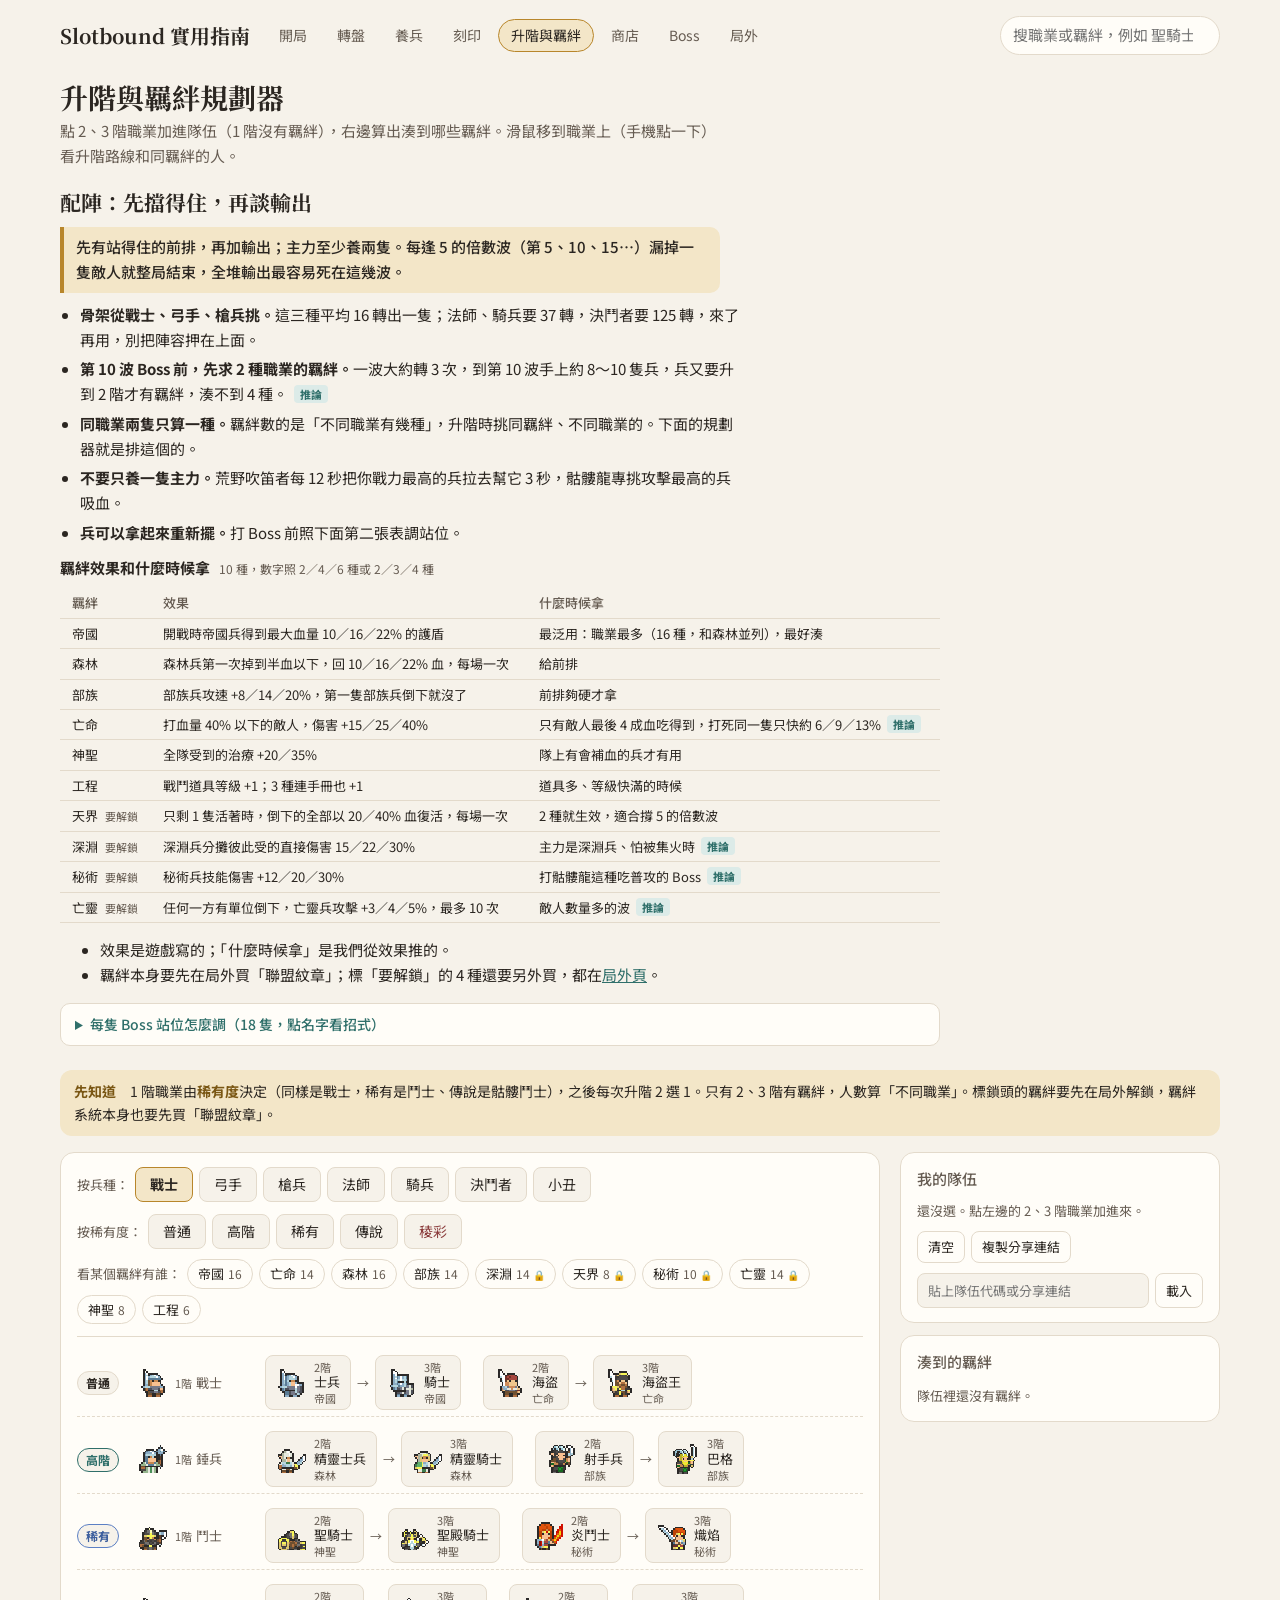
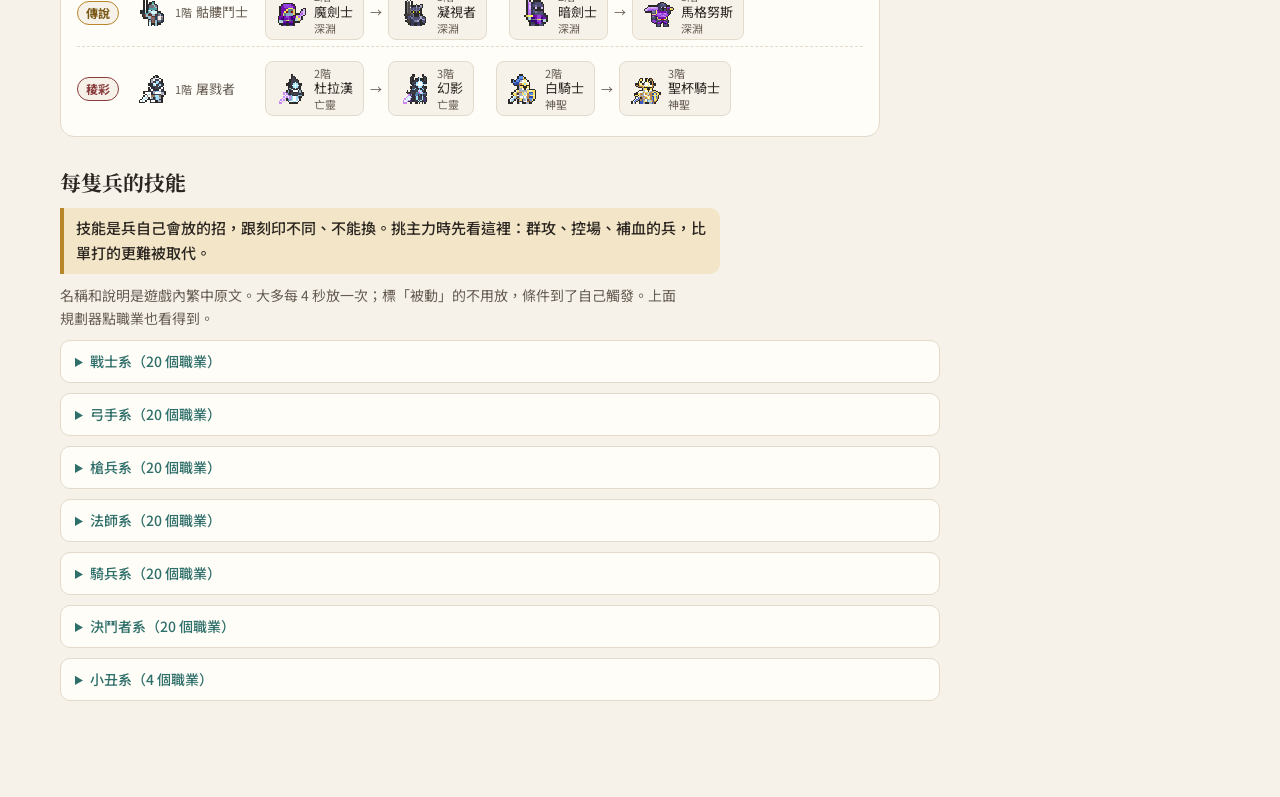
<file: index.html>
<!doctype html>
<html lang="zh-Hant-TW">
<head>
<meta charset="utf-8">
<meta name="viewport" content="width=device-width, initial-scale=1">
<title>Slotbound 實用指南</title>
<link rel="preconnect" href="https://fonts.googleapis.com">
<link href="https://fonts.googleapis.com/css2?family=Noto+Sans+TC:wght@400;500;700&family=Noto+Serif+TC:wght@600;700&display=swap" rel="stylesheet">
<link rel="stylesheet" href="style.css?v=1116e">
</head>
<body>
<header class="top">
  <b>Slotbound 實用指南</b>
  <nav>
    <a href="open.html">開局</a>
    <a href="slot.html">轉盤</a>
    <a href="units.html">養兵</a>
    <a href="imprint.html">刻印</a>
    <a class="cur" href="index.html">升階與羈絆</a>
    <a href="shop.html">商店</a>
    <a href="boss.html">Boss</a>
    <a href="meta.html">局外</a>
  </nav>
  <div class="search">
    <input id="q" type="search" placeholder="搜職業或羈絆，例如 聖騎士" autocomplete="off">
    <div class="res" id="qres"></div>
  </div>
</header>

<main>
  <h1>升階與羈絆規劃器</h1>
  <p class="lead">點 2、3 階職業加進隊伍（1 階沒有羈絆），右邊算出湊到哪些羈絆。滑鼠移到職業上（手機點一下）看升階路線和同羈絆的人。</p>
  <div class="guide comp">
  <section class="sec" id="comp" data-t="配陣 陣型 站位 前排 後排 主力 怎麼排 Boss 羈絆怎麼挑">
    <h2>配陣：先擋得住，再談輸出</h2>
    <p class="adv">先有站得住的前排，再加輸出；主力至少養兩隻。每逢 5 的倍數波（第 5、10、15…）漏掉一隻敵人就整局結束，全堆輸出最容易死在這幾波。</p>
    <ul class="comp-pts">
      <li><b>骨架從戰士、弓手、槍兵挑。</b>這三種平均 16 轉出一隻；法師、騎兵要 37 轉，決鬥者要 125 轉，來了再用，別把陣容押在上面。</li>
      <li><b>第 10 波 Boss 前，先求 2 種職業的羈絆。</b>一波大約轉 3 次，到第 10 波手上約 8～10 隻兵，兵又要升到 2 階才有羈絆，湊不到 4 種。<span class="infer">推論</span></li>
      <li><b>同職業兩隻只算一種。</b>羈絆數的是「不同職業有幾種」，升階時挑同羈絆、不同職業的。下面的規劃器就是排這個的。</li>
      <li><b>不要只養一隻主力。</b>荒野吹笛者每 12 秒把你戰力最高的兵拉去幫它 3 秒，骷髏龍專挑攻擊最高的兵吸血。</li>
      <li><b>兵可以拿起來重新擺。</b>打 Boss 前照下面第二張表調站位。</li>
    </ul>
    <h3 class="comp-h">羈絆效果和什麼時候拿 <small>10 種，數字照 2／4／6 種或 2／3／4 種</small></h3>
      <div class="tblwrap"><table class="mini">
        <thead><tr><th>羈絆</th><th>效果</th><th>什麼時候拿</th></tr></thead>
        <tbody>
          <tr><td>帝國</td><td>開戰時帝國兵得到最大血量 10／16／22% 的護盾</td><td>最泛用：職業最多（16 種，和森林並列），最好湊</td></tr>
          <tr><td>森林</td><td>森林兵第一次掉到半血以下，回 10／16／22% 血，每場一次</td><td>給前排</td></tr>
          <tr><td>部族</td><td>部族兵攻速 +8／14／20%，第一隻部族兵倒下就沒了</td><td>前排夠硬才拿</td></tr>
          <tr><td>亡命</td><td>打血量 40% 以下的敵人，傷害 +15／25／40%</td><td>只有敵人最後 4 成血吃得到，打死同一隻只快約 6／9／13%<span class="infer">推論</span></td></tr>
          <tr><td>神聖</td><td>全隊受到的治療 +20／35%</td><td>隊上有會補血的兵才有用</td></tr>
          <tr><td>工程</td><td>戰鬥道具等級 +1；3 種連手冊也 +1</td><td>道具多、等級快滿的時候</td></tr>
          <tr><td>天界 <small>要解鎖</small></td><td>只剩 1 隻活著時，倒下的全部以 20／40% 血復活，每場一次</td><td>2 種就生效，適合撐 5 的倍數波</td></tr>
          <tr><td>深淵 <small>要解鎖</small></td><td>深淵兵分攤彼此受的直接傷害 15／22／30%</td><td>主力是深淵兵、怕被集火時<span class="infer">推論</span></td></tr>
          <tr><td>秘術 <small>要解鎖</small></td><td>秘術兵技能傷害 +12／20／30%</td><td>打骷髏龍這種吃普攻的 Boss<span class="infer">推論</span></td></tr>
          <tr><td>亡靈 <small>要解鎖</small></td><td>任何一方有單位倒下，亡靈兵攻擊 +3／4／5%，最多 10 次</td><td>敵人數量多的波<span class="infer">推論</span></td></tr>
        </tbody>
      </table></div>
      <ul><li>效果是遊戲寫的；「什麼時候拿」是我們從效果推的。</li><li>羈絆本身要先在局外買「聯盟紋章」；標「要解鎖」的 4 種還要另外買，都在<a href="meta.html#buy">局外頁</a>。</li></ul>
    <details>
      <summary>每隻 Boss 站位怎麼調（18 隻，點名字看招式）</summary>
      <p class="note">第 10 波的 Boss 每個難度都會遇到，第 20 波從普通開始，第 30 波只有困難。站位重點都是從招式推的<span class="infer">推論</span>。</p>
      <div class="tblwrap"><table class="mini comp-boss">
        <thead><tr><th>地圖・波</th><th>Boss</th><th>站位重點</th></tr></thead>
        <tbody>
          <tr class="grp"><td colspan="3">1 開闊森林</td></tr>
          <tr><td>10</td><td><a href="boss.html#boss-Grimwolf_Orc">幽狼獸人</a></td><td>集火本體，狼不傷基地，不用為狼多帶前排</td></tr>
          <tr><td>20</td><td><a href="boss.html#boss-Howl_Orc">嚎叫獸人</a></td><td>前排散開，一吼最多打飛 3 個；要能速殺</td></tr>
          <tr><td>30</td><td><a href="boss.html#boss-Orc_Arch_Shaman">獸人大薩滿</a></td><td>要射程 160 以上的兵；血少的別擠在一起</td></tr>
          <tr class="grp"><td colspan="3">2 深邃洞窟</td></tr>
          <tr><td>10</td><td><a href="boss.html#boss-Beholder">百眼王</a></td><td>最後面放耐打的，光束專打最遠的人</td></tr>
          <tr><td>20</td><td><a href="boss.html#boss-Venom_Maw">劇毒巨口</a></td><td>最強的兵別站最前面；全隊散開躲毒池</td></tr>
          <tr><td>30</td><td><a href="boss.html#boss-Cave_Basilisk">洞窟蛇怪</a></td><td>最前面的最容易被石化，帶攻速快或群攻的來解</td></tr>
          <tr class="grp"><td colspan="3">3 荒原</td></tr>
          <tr><td>10</td><td><a href="boss.html#boss-Dunefang">荒野劍齒獸</a></td><td>前後排別排在同一條直線上，一刀砍穿一排</td></tr>
          <tr><td>20</td><td><a href="boss.html#boss-Bloodtail">血尾</a></td><td>前面要有人擋 6 隻鬣狗；輸出要穩，它打一下回一下</td></tr>
          <tr><td>30</td><td><a href="boss.html#boss-Wasteland_Piper">荒野吹笛者</a></td><td>兩隻主力；讓戰力最高的是耐打、輸出普通的兵</td></tr>
          <tr class="grp"><td colspan="3">4 失落遺蹟</td></tr>
          <tr><td>10</td><td><a href="boss.html#boss-Dragonkin_Shaman">龍血薩滿</a></td><td>別讓兵站在水窪上；要有遠程打得到它</td></tr>
          <tr><td>20</td><td><a href="boss.html#boss-Spine_Tyrant">逆棘暴君</a></td><td>會反彈遠程攻擊，這隻改靠近戰輸出</td></tr>
          <tr><td>30</td><td><a href="boss.html#boss-Razorscale_Elder">刃鱗長老</a></td><td>每個人都會被打，全隊血量要平均，別有特別脆的</td></tr>
          <tr class="grp"><td colspan="3">5 猩紅地獄</td></tr>
          <tr><td>10</td><td><a href="boss.html#boss-Dark_Lord">黑暗君主</a></td><td>全場重擊躲不掉，靠補血、護盾撐住半血以上</td></tr>
          <tr><td>20</td><td><a href="boss.html#boss-Skeleton_Dragon">骷髏龍</a></td><td>輸出別壓在一隻身上；技能、刻印傷害高的隊伍輕鬆</td></tr>
          <tr><td>30</td><td><a href="boss.html#boss-Doom_Dragon">毀滅龍</a></td><td>血最厚的放最前面頂，前排不要擠</td></tr>
          <tr class="grp"><td colspan="3">6 冰冷宇宙</td></tr>
          <tr><td>10</td><td><a href="boss.html#boss-Twin_Star_Lords">雙星君主</a></td><td>上下兩路都要有輸出，轉去打沒開盾的那個</td></tr>
          <tr><td>20</td><td><a href="boss.html#boss-Star_Judge">群星審判官</a></td><td>上下兩路人數擺一樣，它才會變脆</td></tr>
          <tr><td>30</td><td><a href="boss.html#boss-Cosmic_Sovereign">宇宙帝王</a></td><td>最前面放輸出最高又耐打的，其他人會被定住 3 秒</td></tr>
        </tbody>
      </table></div>
    </details>
  </section>
  </div>

  <div class="tip-box" id="tips"></div>

  <div class="planner">
    <section class="panel">
      <div class="syms" id="syms"></div>
      <div class="filters"><span class="flabel">看某個羈絆有誰：</span><span id="filters"></span></div>
      <div id="tree"></div>
    </section>
    <aside class="side">
      <section class="panel">
        <h2>我的隊伍 <span id="teamCount"></span></h2>
        <div class="team" id="team"></div>
        <div class="btns">
          <button class="btn" id="clear">清空</button>
          <button class="btn" id="share">複製分享連結</button>
        </div>
        <div class="code">
          <input id="codeIn" placeholder="貼上隊伍代碼或分享連結" aria-label="貼上隊伍代碼或分享連結" autocomplete="off">
          <button class="btn" id="codeGo">載入</button>
        </div>
        <p class="codemsg" id="codeMsg" hidden></p>
      </section>
      <section class="panel">
        <h2>湊到的羈絆</h2>
        <div id="fxlist"></div>
      </section>
    </aside>
  </div>

  <section class="sec guide" id="skills" data-t="技能 每隻兵 技能 冷卻 被動">
    <h2>每隻兵的技能</h2>
    <p class="adv">技能是兵自己會放的招，跟刻印不同、不能換。挑主力時先看這裡：群攻、控場、補血的兵，比單打的更難被取代。</p>
    <p class="note">名稱和說明是遊戲內繁中原文。大多每 4 秒放一次；標「被動」的不用放，條件到了自己觸發。上面規劃器點職業也看得到。</p>
    <div id="skillList"></div>
  </section>
</main>

<div class="pop" id="pop"></div>

<script src="data/factions.js?v=1116e"></script>
<script src="data/tree.js?v=1116e"></script>
<script src="data/skills.js?v=1116e"></script>
<script src="app.js?v=1116e"></script>
</body>
</html>
</file>
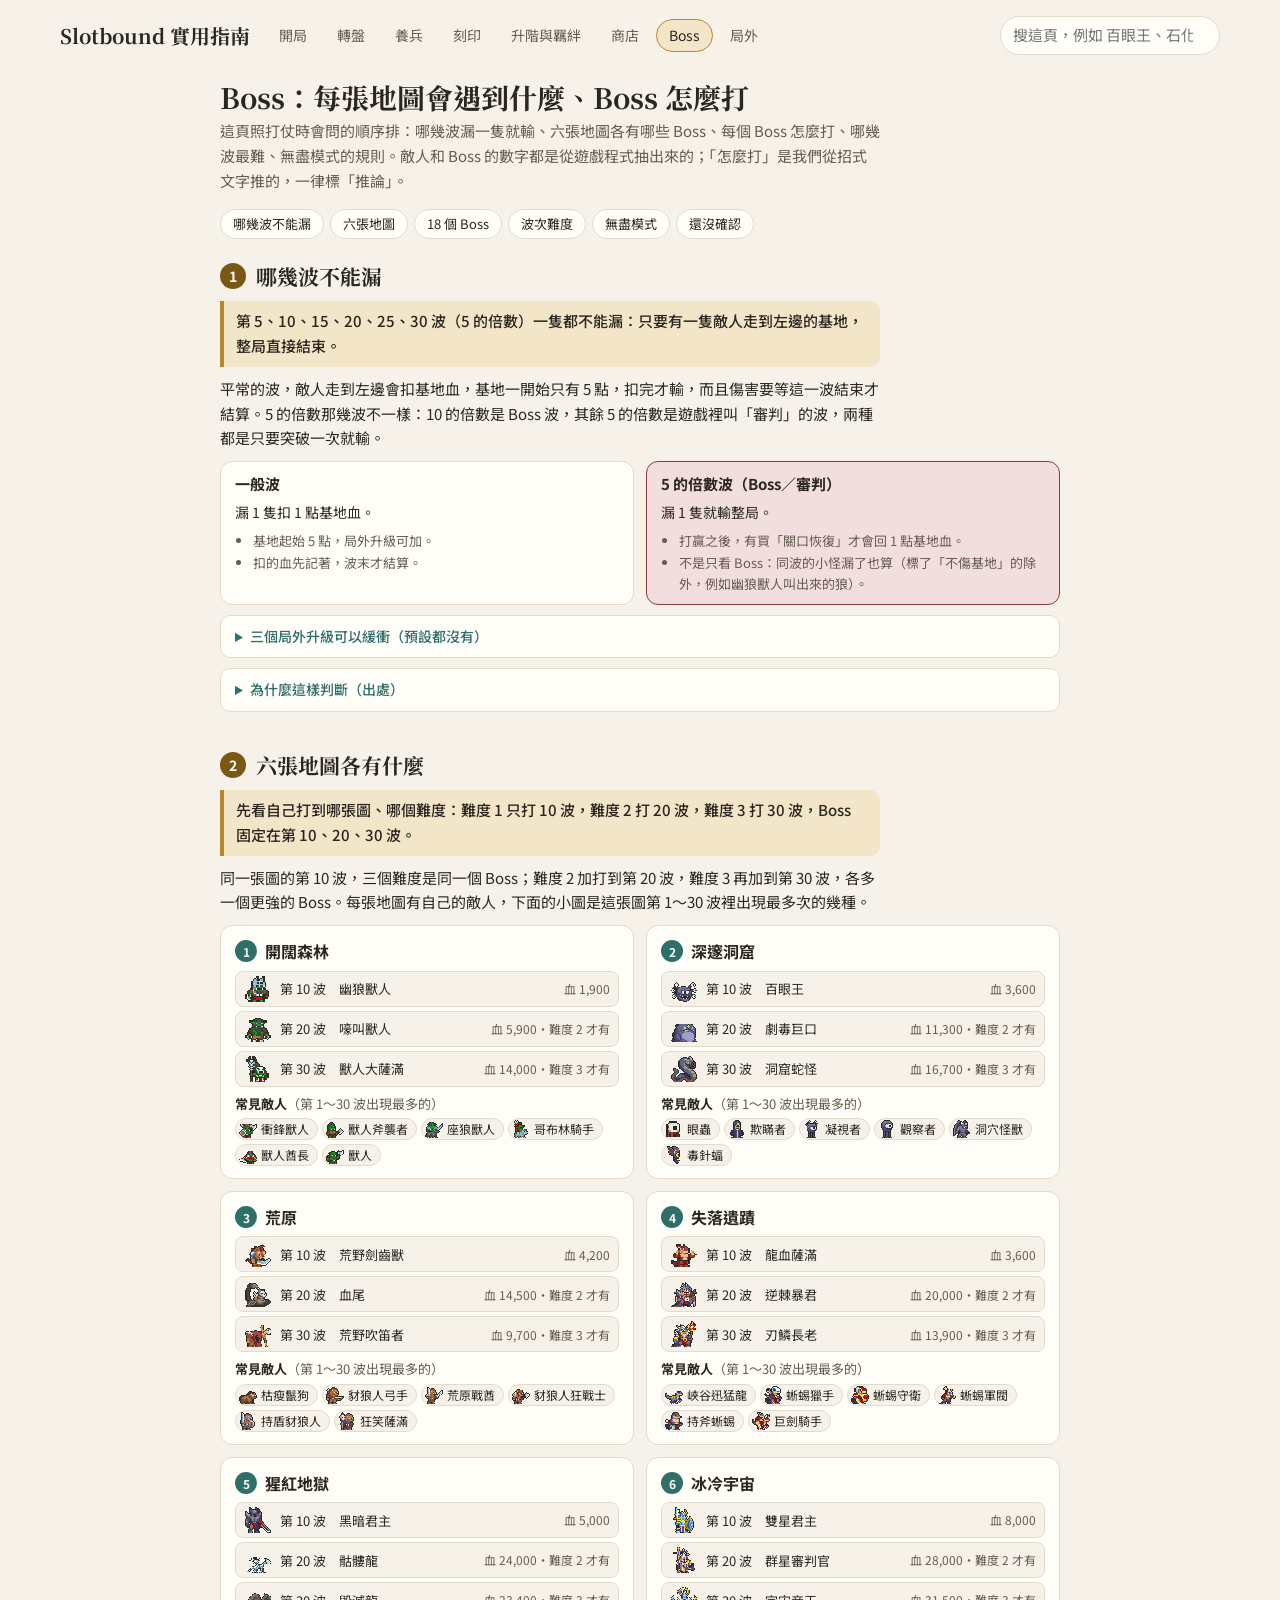
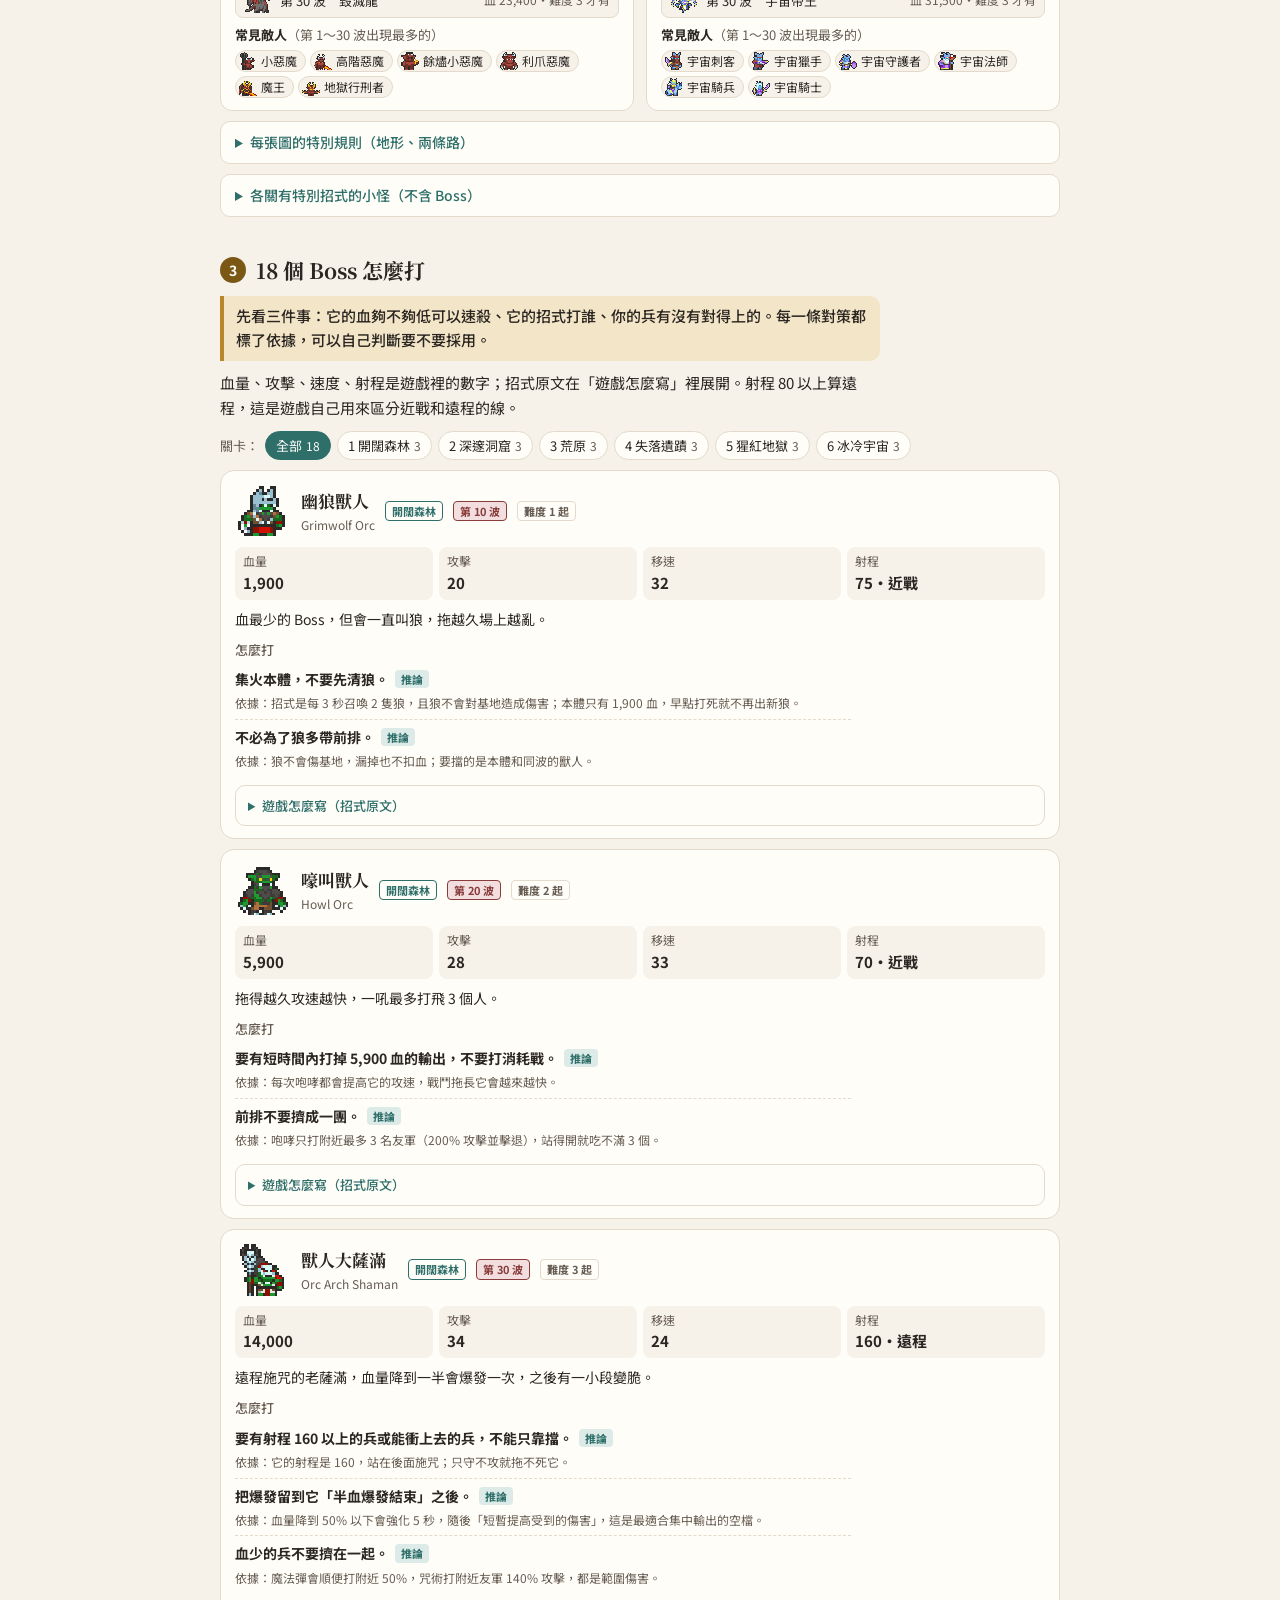
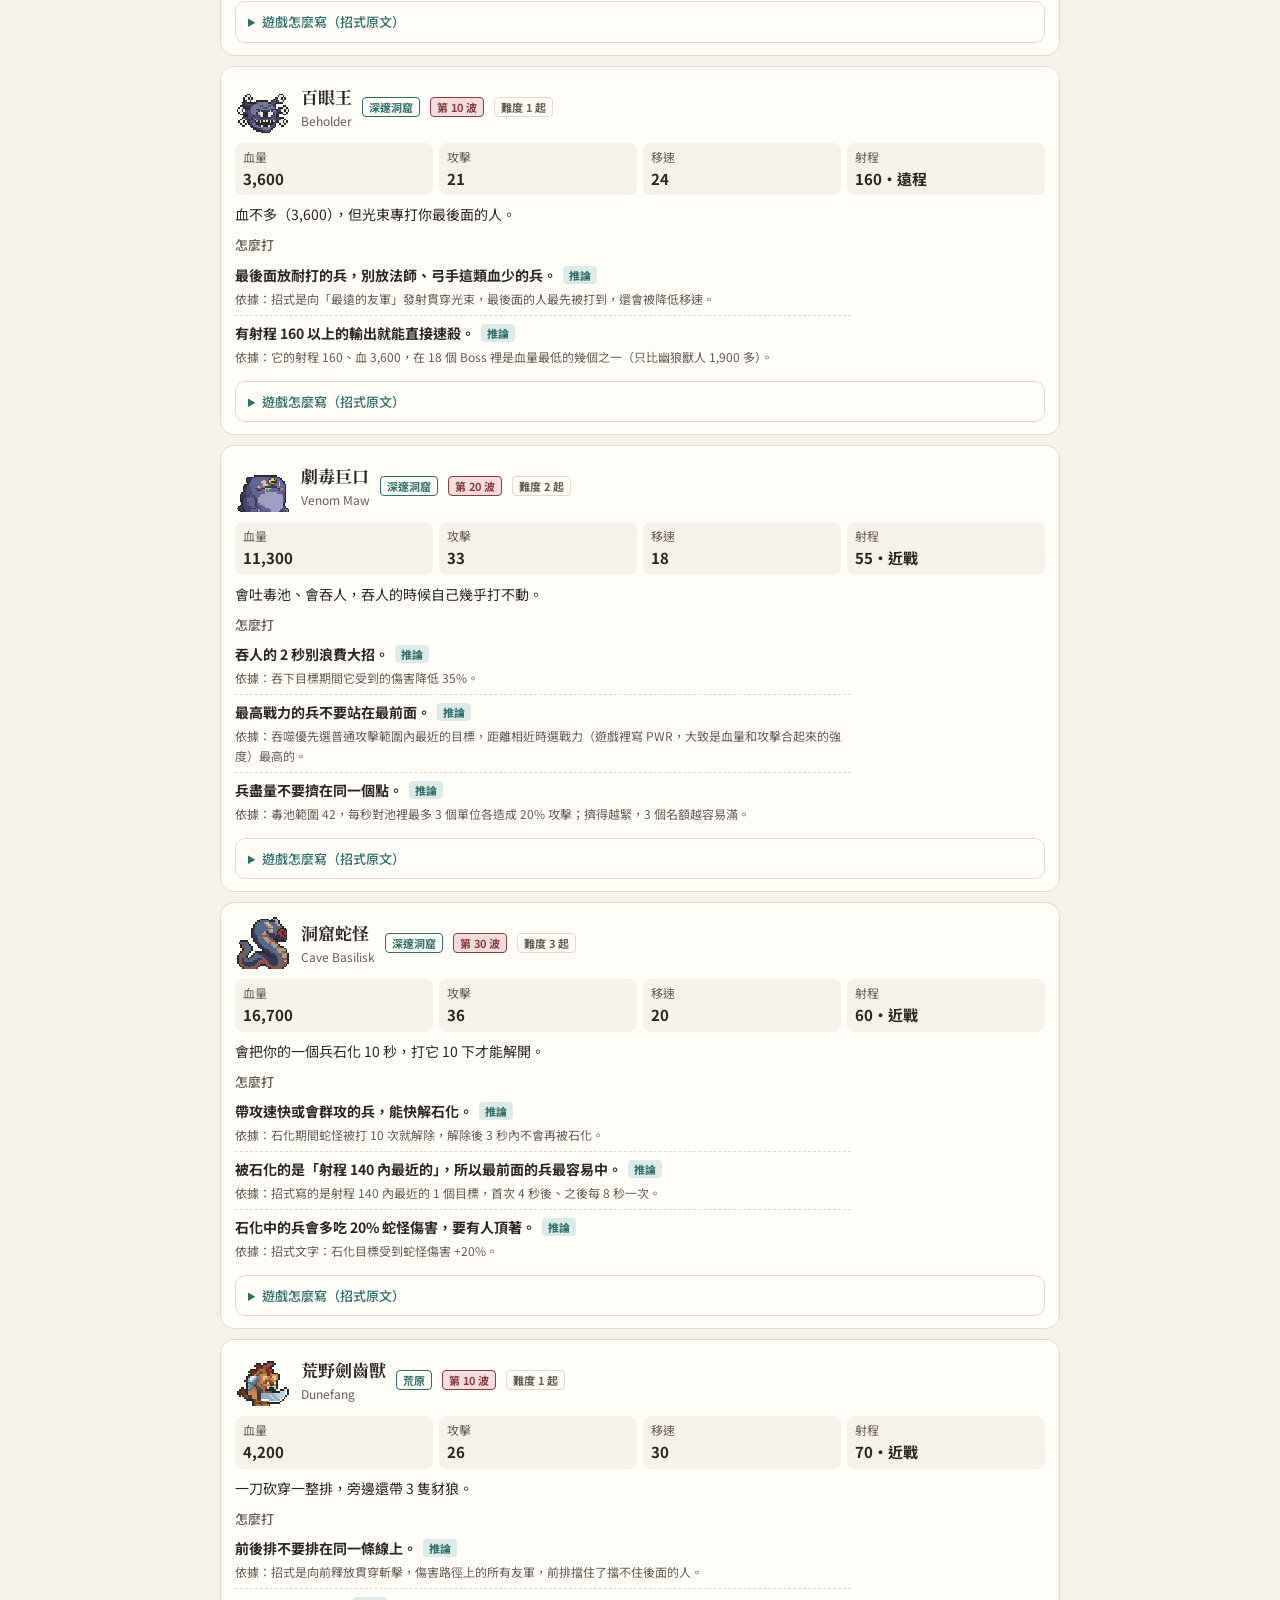
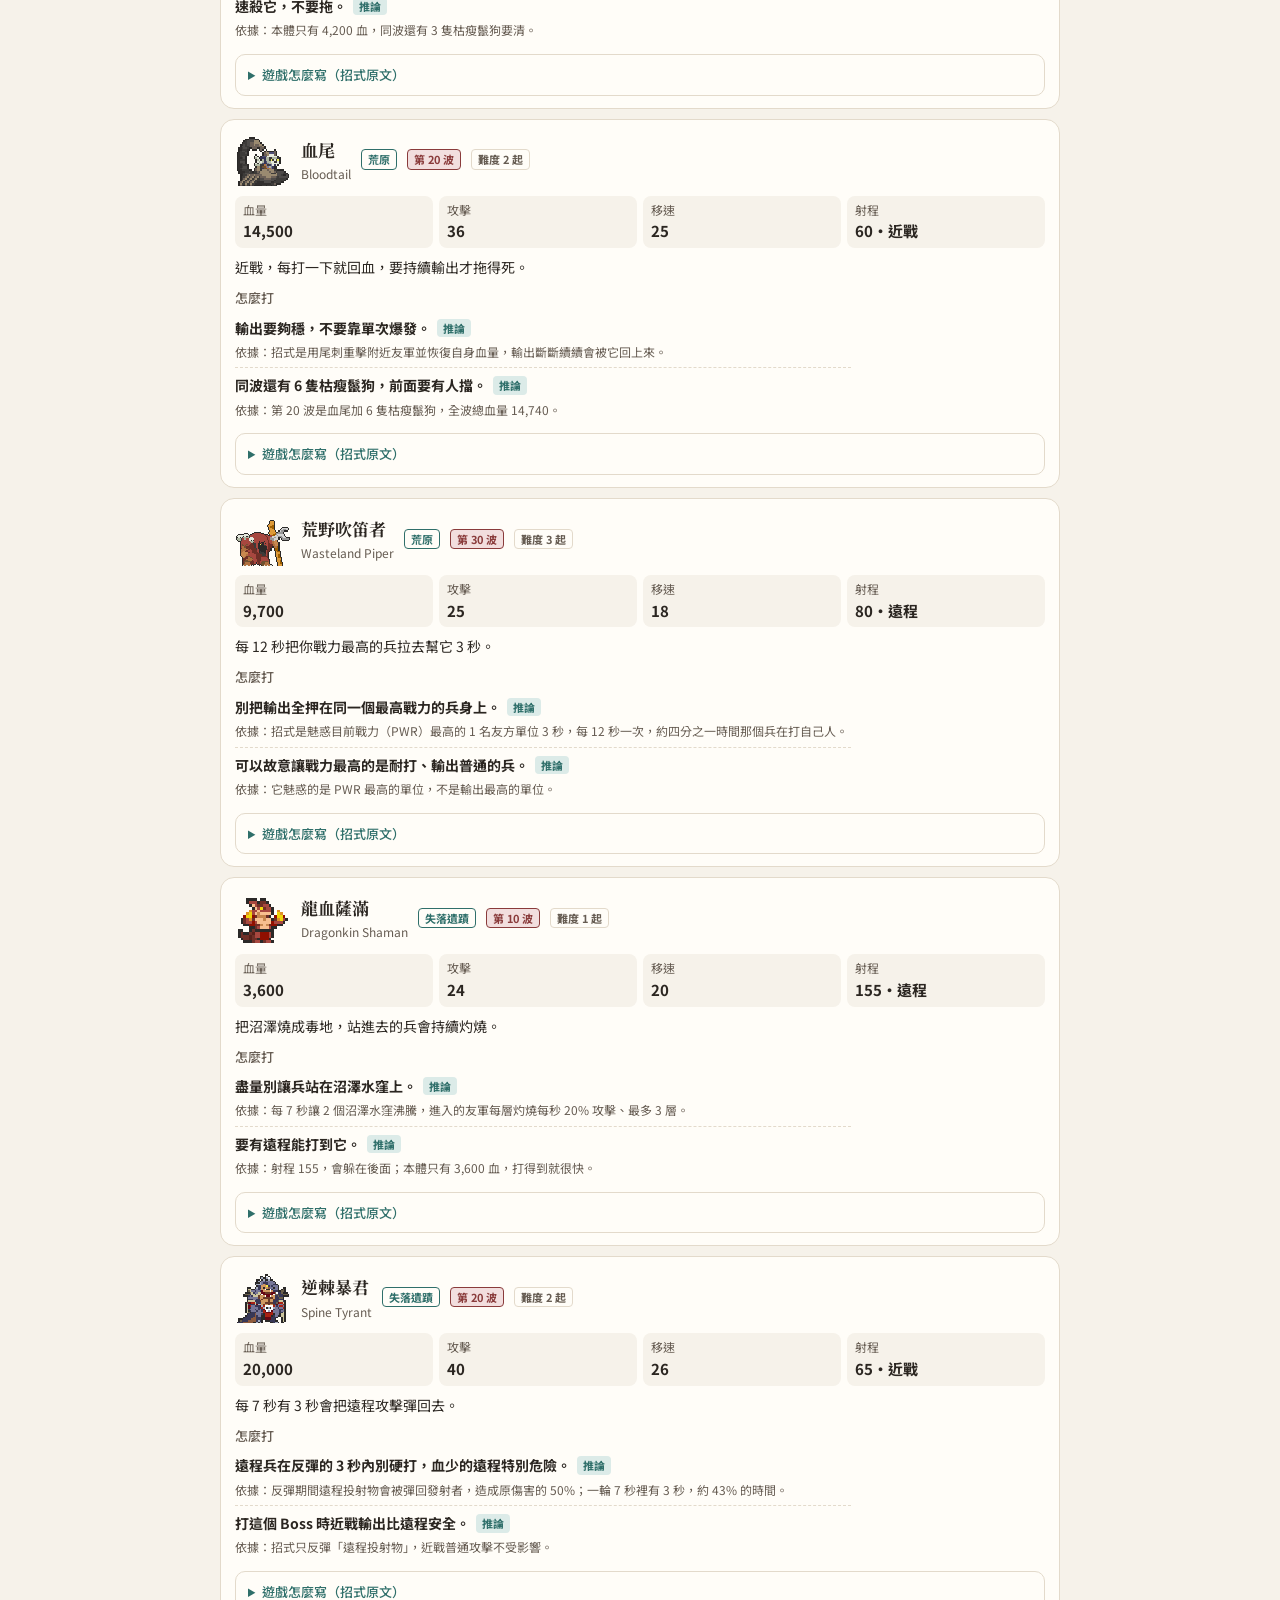
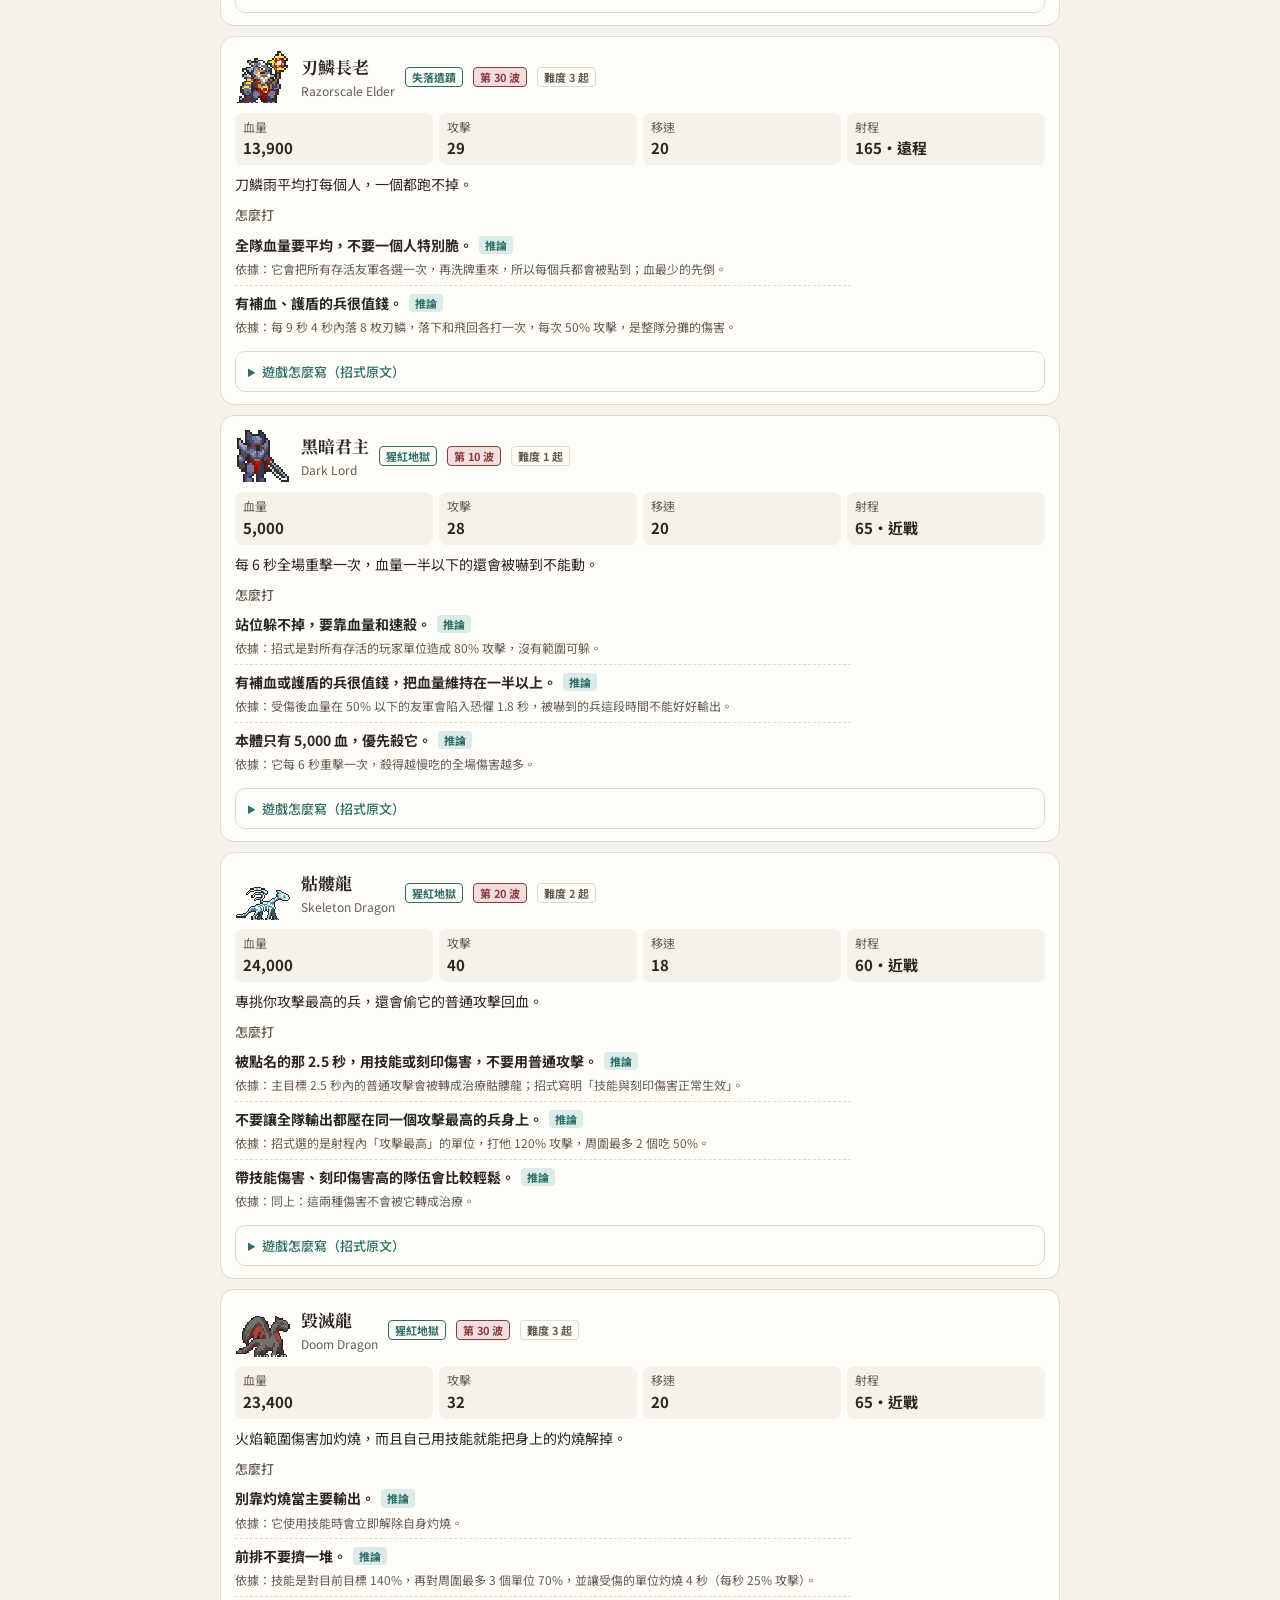
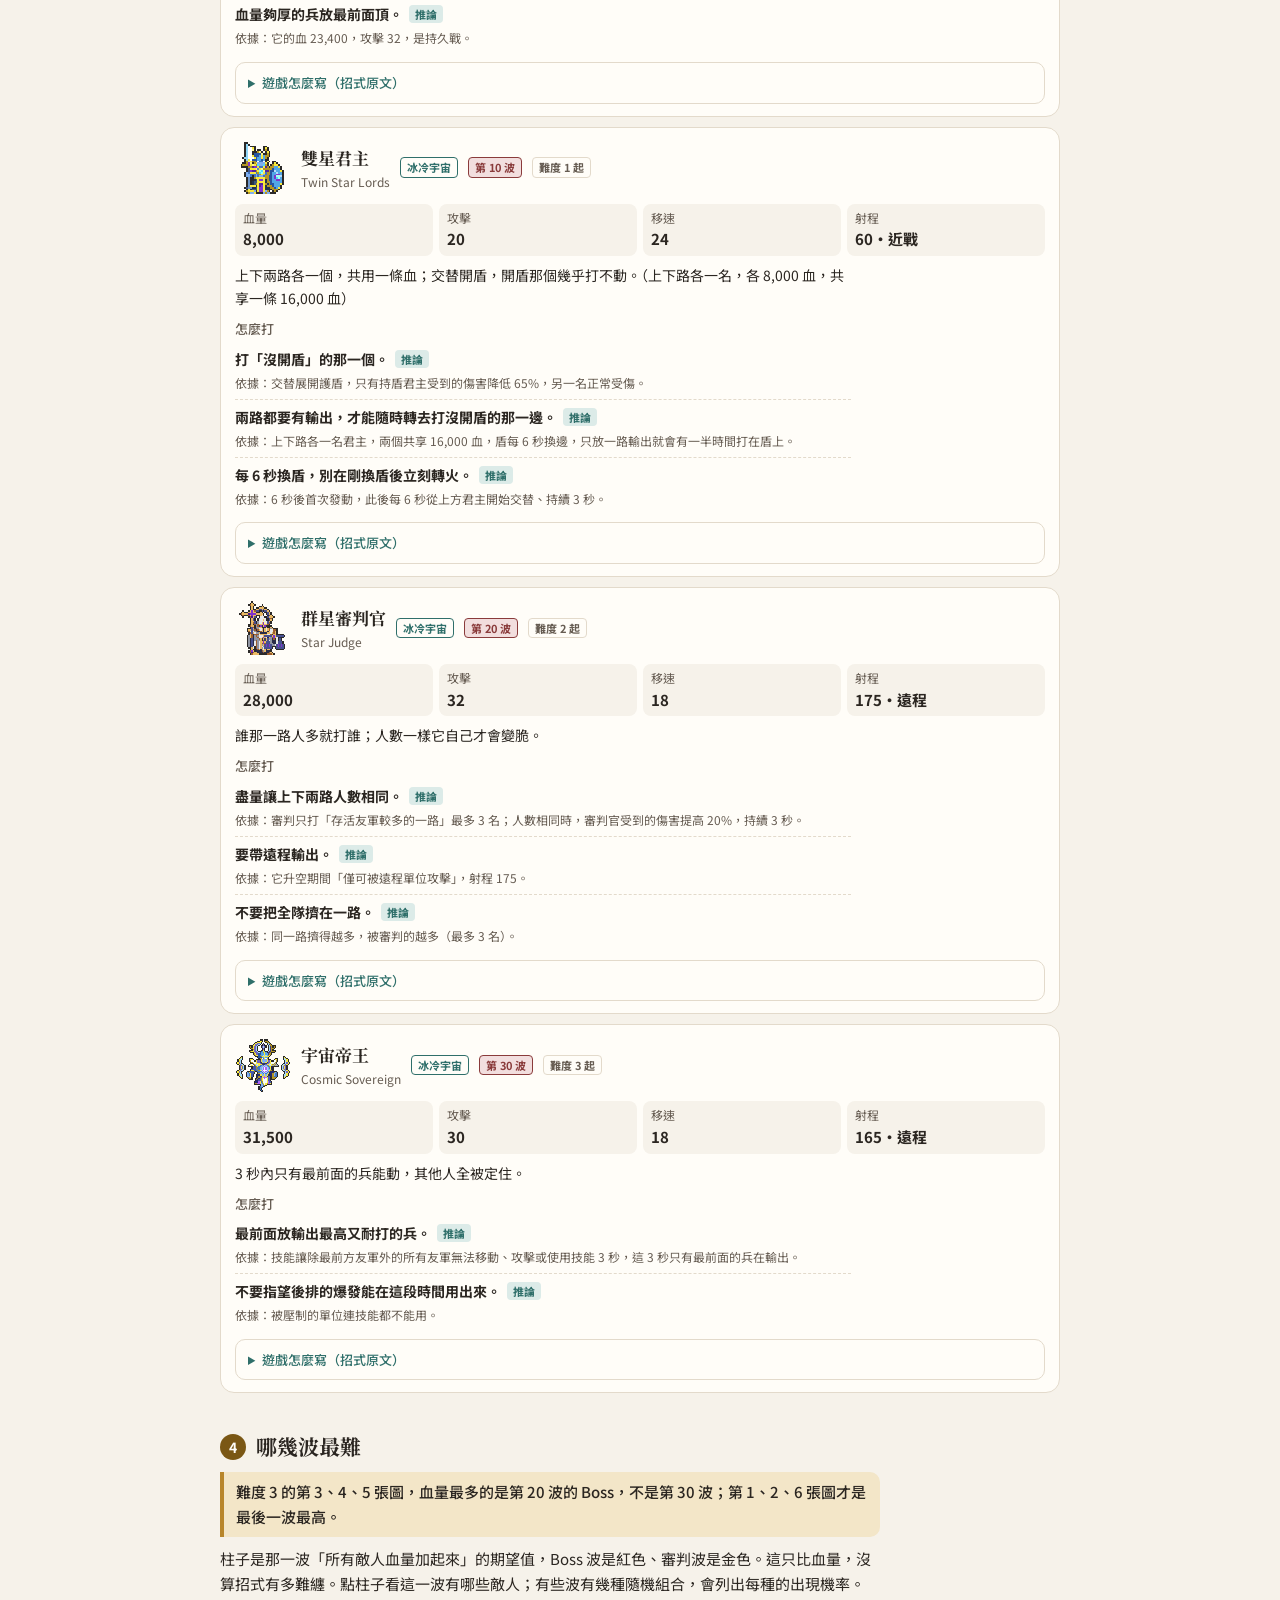
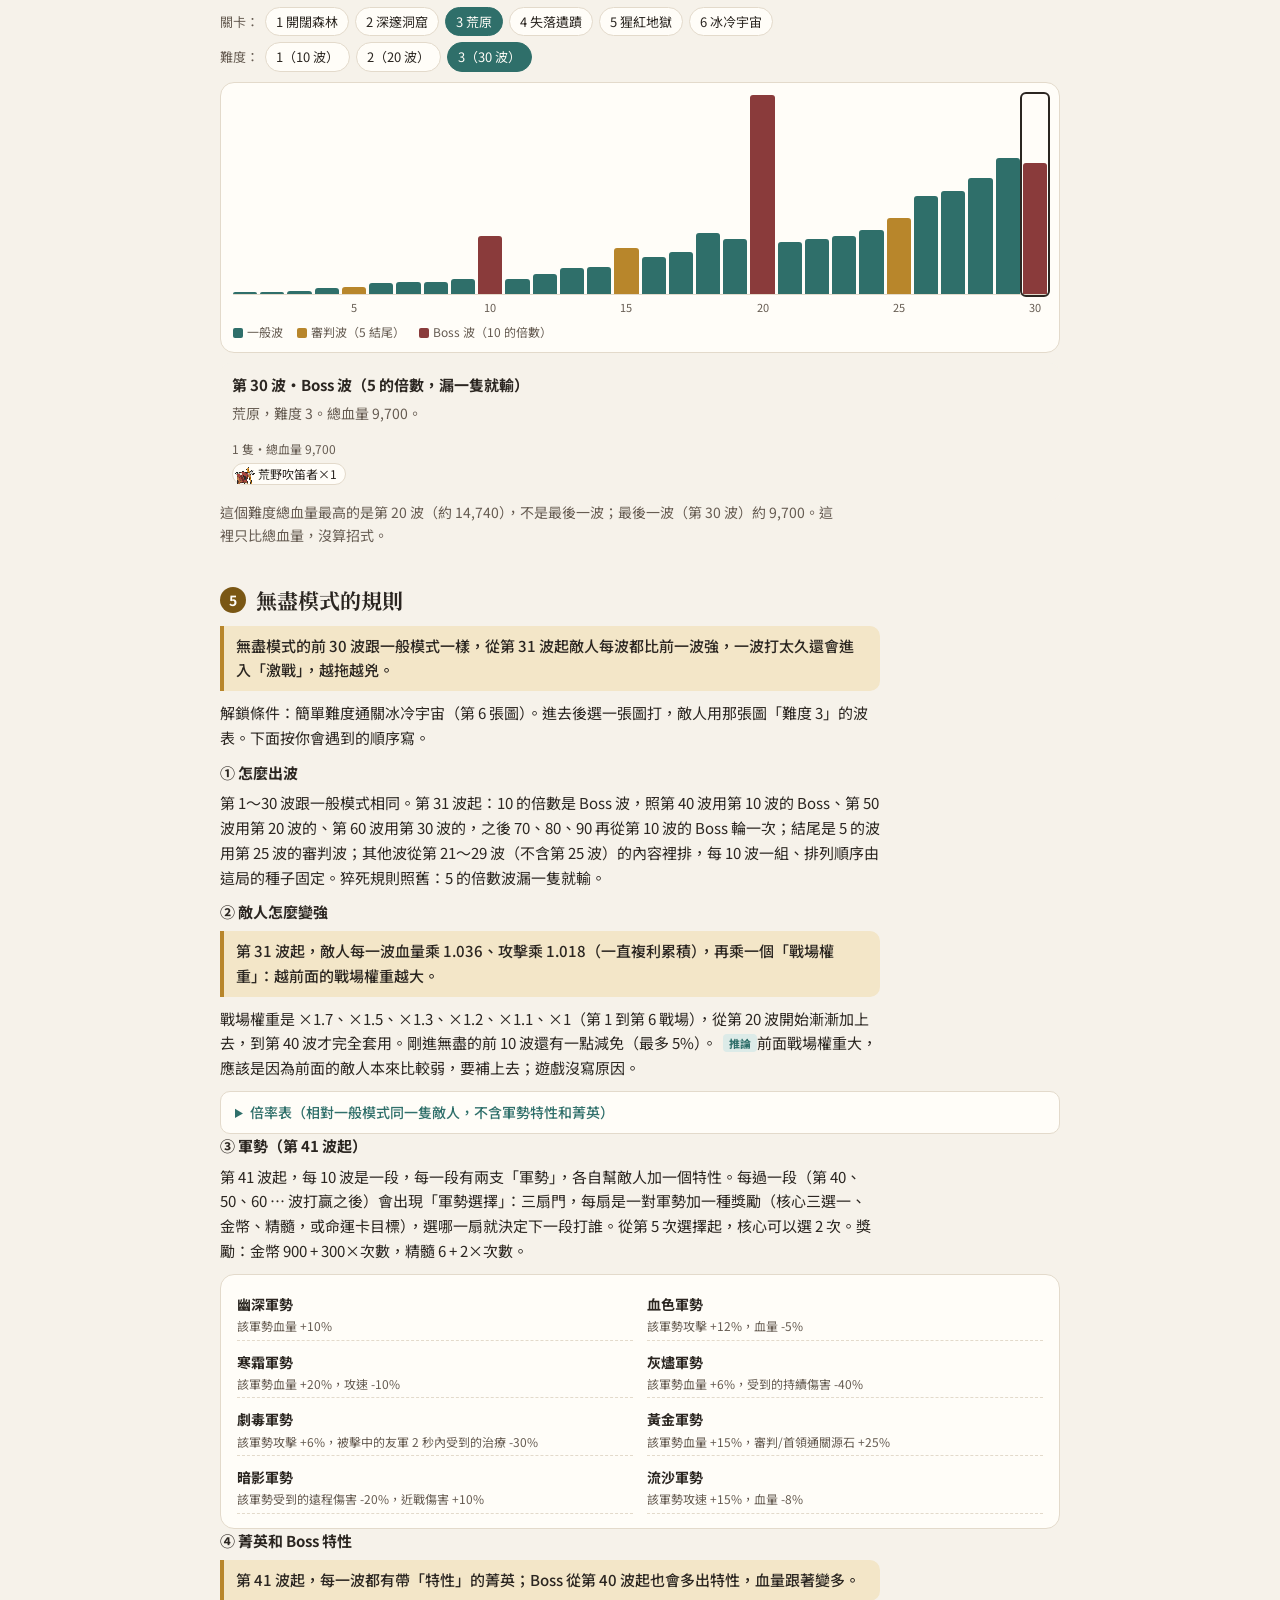
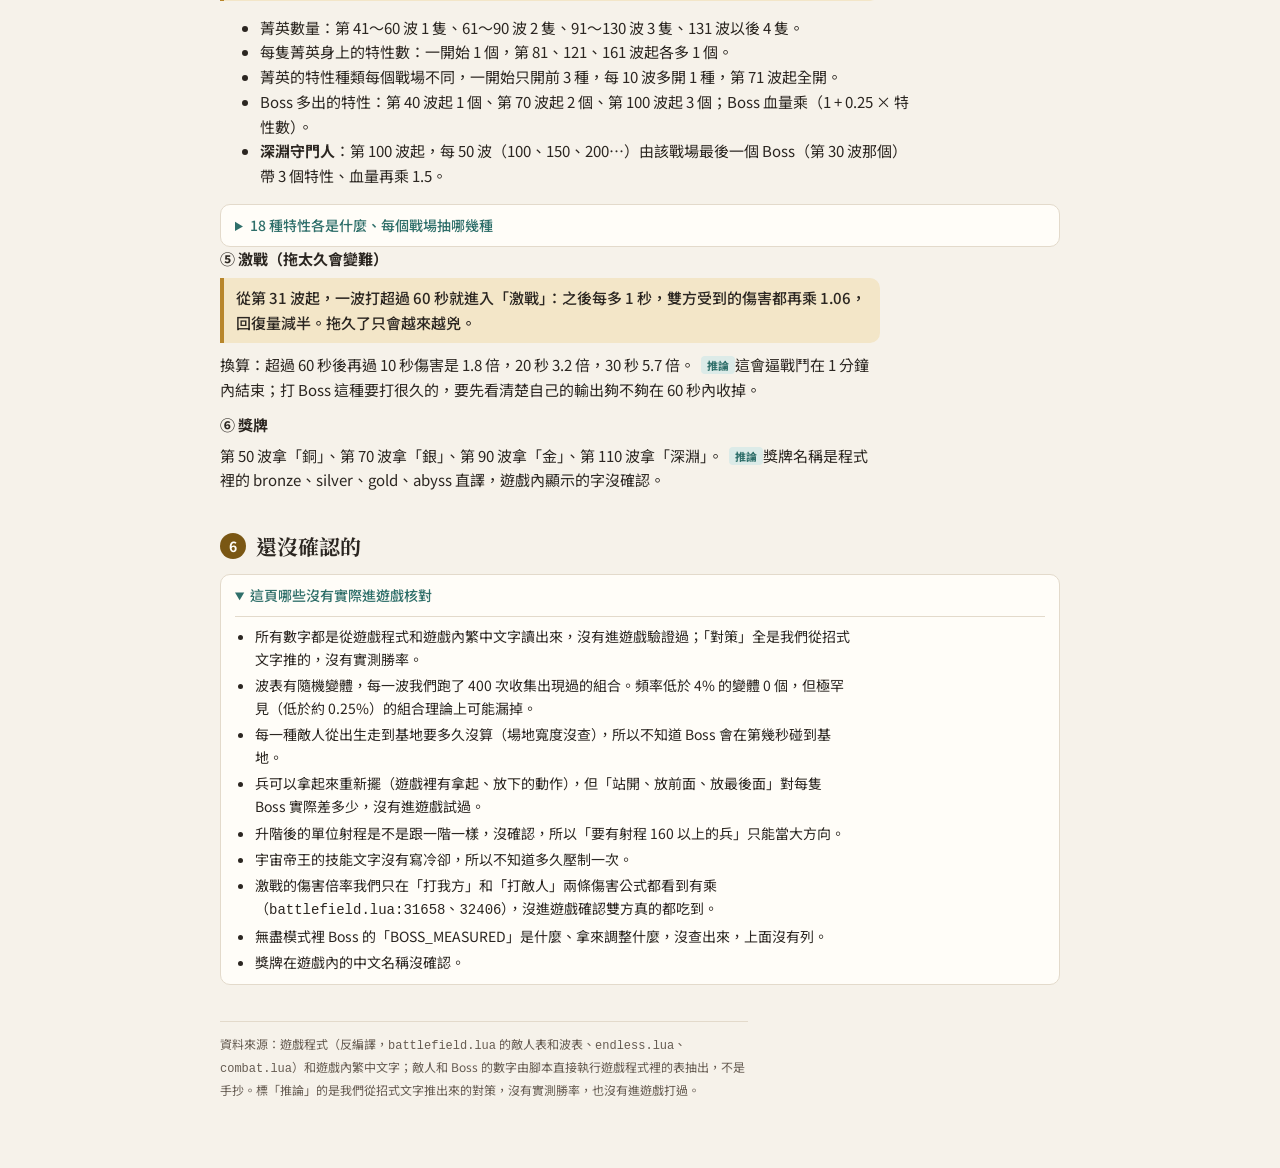
<file: boss.html>
<!doctype html>
<html lang="zh-Hant-TW">
<head>
<meta charset="utf-8">
<meta name="viewport" content="width=device-width, initial-scale=1">
<title>Slotbound 實用指南：Boss</title>
<link rel="preconnect" href="https://fonts.googleapis.com">
<link href="https://fonts.googleapis.com/css2?family=Noto+Sans+TC:wght@400;500;700&family=Noto+Serif+TC:wght@600;700&display=swap" rel="stylesheet">
<link rel="stylesheet" href="style.css?v=1116d">
<link rel="stylesheet" href="css-boss.css?v=1116d">
</head>
<body>
<header class="top">
  <b>Slotbound 實用指南</b>
  <nav>
    <a href="open.html">開局</a>
    <a href="slot.html">轉盤</a>
    <a href="units.html">養兵</a>
    <a href="imprint.html">刻印</a>
    <a href="index.html">升階與羈絆</a>
    <a href="shop.html">商店</a>
    <a class="cur" href="boss.html">Boss</a>
    <a href="meta.html">局外</a>
  </nav>
  <div class="search">
    <input id="q" type="search" placeholder="搜這頁，例如 百眼王、石化" autocomplete="off">
    <div class="res" id="qres"></div>
  </div>
</header>

<main class="guide">
  <h1>Boss：每張地圖會遇到什麼、Boss 怎麼打</h1>
  <p class="lead">這頁照打仗時會問的順序排：哪幾波漏一隻就輸、六張地圖各有哪些 Boss、每個 Boss 怎麼打、哪幾波最難、無盡模式的規則。敵人和 Boss 的數字都是從遊戲程式抽出來的；「怎麼打」是我們從招式文字推的，一律標「推論」。</p>
  <nav class="toc">
    <a href="#sudden">哪幾波不能漏</a><a href="#maps">六張地圖</a><a href="#bosses">18 個 Boss</a><a href="#curve">波次難度</a><a href="#endless">無盡模式</a><a href="#unsure">還沒確認</a>
  </nav>

  <section class="sec" id="sudden" data-t="猝死 審判 一擊 基地 血量 漏怪 突破 新手護盾 逆轉拉桿 關口恢復 5 10 15 20 25 30">
    <h2><span class="no">1</span>哪幾波不能漏</h2>
    <p class="adv">第 5、10、15、20、25、30 波（5 的倍數）一隻都不能漏：只要有一隻敵人走到左邊的基地，整局直接結束。</p>
    <p>平常的波，敵人走到左邊會扣基地血，基地一開始只有 5 點，扣完才輸，而且傷害要等這一波結束才結算。5 的倍數那幾波不一樣：10 的倍數是 Boss 波，其餘 5 的倍數是遊戲裡叫「審判」的波，兩種都是只要突破一次就輸。</p>
    <div class="cmp">
      <div>
        <h3>一般波</h3>
        <p>漏 1 隻扣 1 點基地血。</p>
        <ul><li>基地起始 5 點，局外升級可加。</li><li>扣的血先記著，波末才結算。</li></ul>
      </div>
      <div class="hot">
        <h3>5 的倍數波（Boss／審判）</h3>
        <p>漏 1 隻就輸整局。</p>
        <ul><li>打贏之後，有買「關口恢復」才會回 1 點基地血。</li><li>不是只看 Boss：同波的小怪漏了也算（標了「不傷基地」的除外，例如幽狼獸人叫出來的狼）。</li></ul>
      </div>
    </div>
    <details>
      <summary>三個局外升級可以緩衝（預設都沒有）</summary>
      <ul>
        <li><b>新手護盾</b>：第 1～4 波，擋掉第一次生命損失。只對一般波有用，5 的倍數波用不到。</li>
        <li><b>逆轉拉桿</b>：失去生命後，保證下一次轉動中獎，每局 1 次。同樣只在一般波觸發。</li>
        <li><b>關口恢復</b>：通關審判或 Boss 波後恢復 1 點基地血，最高到 5 加局外加成。</li>
        <li>這三個都要在「局外」頁買到頂才生效（<code>ui/upgrade.lua:8609-8629</code> 的 maxed 判斷）。<span class="infer">推論</span>如果你還沒買，就當它們不存在。</li>
      </ul>
    </details>
    <details>
      <summary>為什麼這樣判斷（出處）</summary>
      <ul>
        <li>猝死波＝波數除 10 餘 0 或 5（<code>battlefield.lua:29334</code>）；突破一次直接把基地血設 0（<code>battlefield.lua:56670</code> 的 else 分支）。</li>
        <li>一般波的基地傷害先放進緩衝，波末才結算（<code>battlefield.lua:56666</code>）。</li>
        <li>早期護盾、逆轉拉桿只在「不是猝死波」時才判斷（<code>battlefield.lua:56649-56663</code>）；關口恢復在波結束時判斷（<code>battlefield.lua:30675</code>）。</li>
      </ul>
    </details>
  </section>

  <section class="sec" id="maps" data-t="六張地圖 關卡 難度 開闊森林 深邃洞窟 荒原 失落遺蹟 猩紅地獄 冰冷宇宙 主題 敵人 地形 雙線 沼澤">
    <h2><span class="no">2</span>六張地圖各有什麼</h2>
    <p class="adv">先看自己打到哪張圖、哪個難度：難度 1 只打 10 波，難度 2 打 20 波，難度 3 打 30 波，Boss 固定在第 10、20、30 波。</p>
    <p>同一張圖的第 10 波，三個難度是同一個 Boss；難度 2 加打到第 20 波，難度 3 再加到第 30 波，各多一個更強的 Boss。每張地圖有自己的敵人，下面的小圖是這張圖第 1～30 波裡出現最多次的幾種。</p>
    <div class="maps" id="mapGrid"></div>
    <details>
      <summary>每張圖的特別規則（地形、兩條路）</summary>
      <ul id="mapSpecial"></ul>
    </details>
    <details id="skDet">
      <summary>各關有特別招式的小怪（不含 Boss）</summary>
      <div class="tblwrap" id="skBody"></div>
    </details>
  </section>

  <section class="sec" id="bosses" data-t="Boss 首領 招式 血量 攻擊 對策 怎麼打 18 個">
    <h2><span class="no">3</span>18 個 Boss 怎麼打</h2>
    <p class="adv">先看三件事：它的血夠不夠低可以速殺、它的招式打誰、你的兵有沒有對得上的。每一條對策都標了依據，可以自己判斷要不要採用。</p>
    <p>血量、攻擊、速度、射程是遊戲裡的數字；招式原文在「遊戲怎麼寫」裡展開。射程 80 以上算遠程，這是遊戲自己用來區分近戰和遠程的線。</p>
    <div class="bfilter" id="bFilter"></div>
    <div class="blist" id="bList"></div>
  </section>

  <section class="sec" id="curve" data-t="波次 難度曲線 總血量 第幾波最難 審判 每波敵人 組合 變體">
    <h2><span class="no">4</span>哪幾波最難</h2>
    <p class="adv">難度 3 的第 3、4、5 張圖，血量最多的是第 20 波的 Boss，不是第 30 波；第 1、2、6 張圖才是最後一波最高。</p>
    <p>柱子是那一波「所有敵人血量加起來」的期望值，Boss 波是紅色、審判波是金色。這只比血量，沒算招式有多難纏。點柱子看這一波有哪些敵人；有些波有幾種隨機組合，會列出每種的出現機率。</p>
    <div class="cctl">
      <span class="g" id="cStage"></span>
      <span class="g" id="cDiff"></span>
    </div>
    <div class="curve">
      <div class="cbars" id="cBars"></div>
      <div class="cnum" id="cNum"></div>
      <div class="cleg"><span><i style="background:var(--teal)"></i>一般波</span><span><i style="background:var(--gold)"></i>審判波（5 結尾）</span><span><i style="background:var(--wine)"></i>Boss 波（10 的倍數）</span></div>
    </div>
    <div class="cdet" id="cDet"></div>
    <p class="note" id="cNote"></p>
  </section>

  <section class="sec" id="endless" data-t="無盡模式 解鎖 倍率 軍勢 菁英 門 深淵守門人 激戰 獎牌 狂暴 第 31 波">
    <h2><span class="no">5</span>無盡模式的規則</h2>
    <p class="adv">無盡模式的前 30 波跟一般模式一樣，從第 31 波起敵人每波都比前一波強，一波打太久還會進入「激戰」，越拖越兇。</p>
    <p>解鎖條件：簡單難度通關冰冷宇宙（第 6 張圖）。進去後選一張圖打，敵人用那張圖「難度 3」的波表。下面按你會遇到的順序寫。</p>
    <div id="endRules"></div>
  </section>

  <section class="sec" id="unsure" data-t="沒確認 不確定 未驗證 推論">
    <h2><span class="no">6</span>還沒確認的</h2>
    <details open>
      <summary>這頁哪些沒有實際進遊戲核對</summary>
      <ul id="unsureList"></ul>
    </details>
  </section>

  <p class="src-note">資料來源：遊戲程式（反編譯，<code>battlefield.lua</code> 的敵人表和波表、<code>endless.lua</code>、<code>combat.lua</code>）和遊戲內繁中文字；敵人和 Boss 的數字由腳本直接執行遊戲程式裡的表抽出，不是手抄。標「推論」的是我們從招式文字推出來的對策，沒有實測勝率，也沒有進遊戲打過。</p>
</main>

<script src="data/boss.js?v=1116d"></script>
<script src="data/boss-advice.js?v=1116d"></script>
<script src="boss.js?v=1116d"></script>
</body>
</html>
</file>
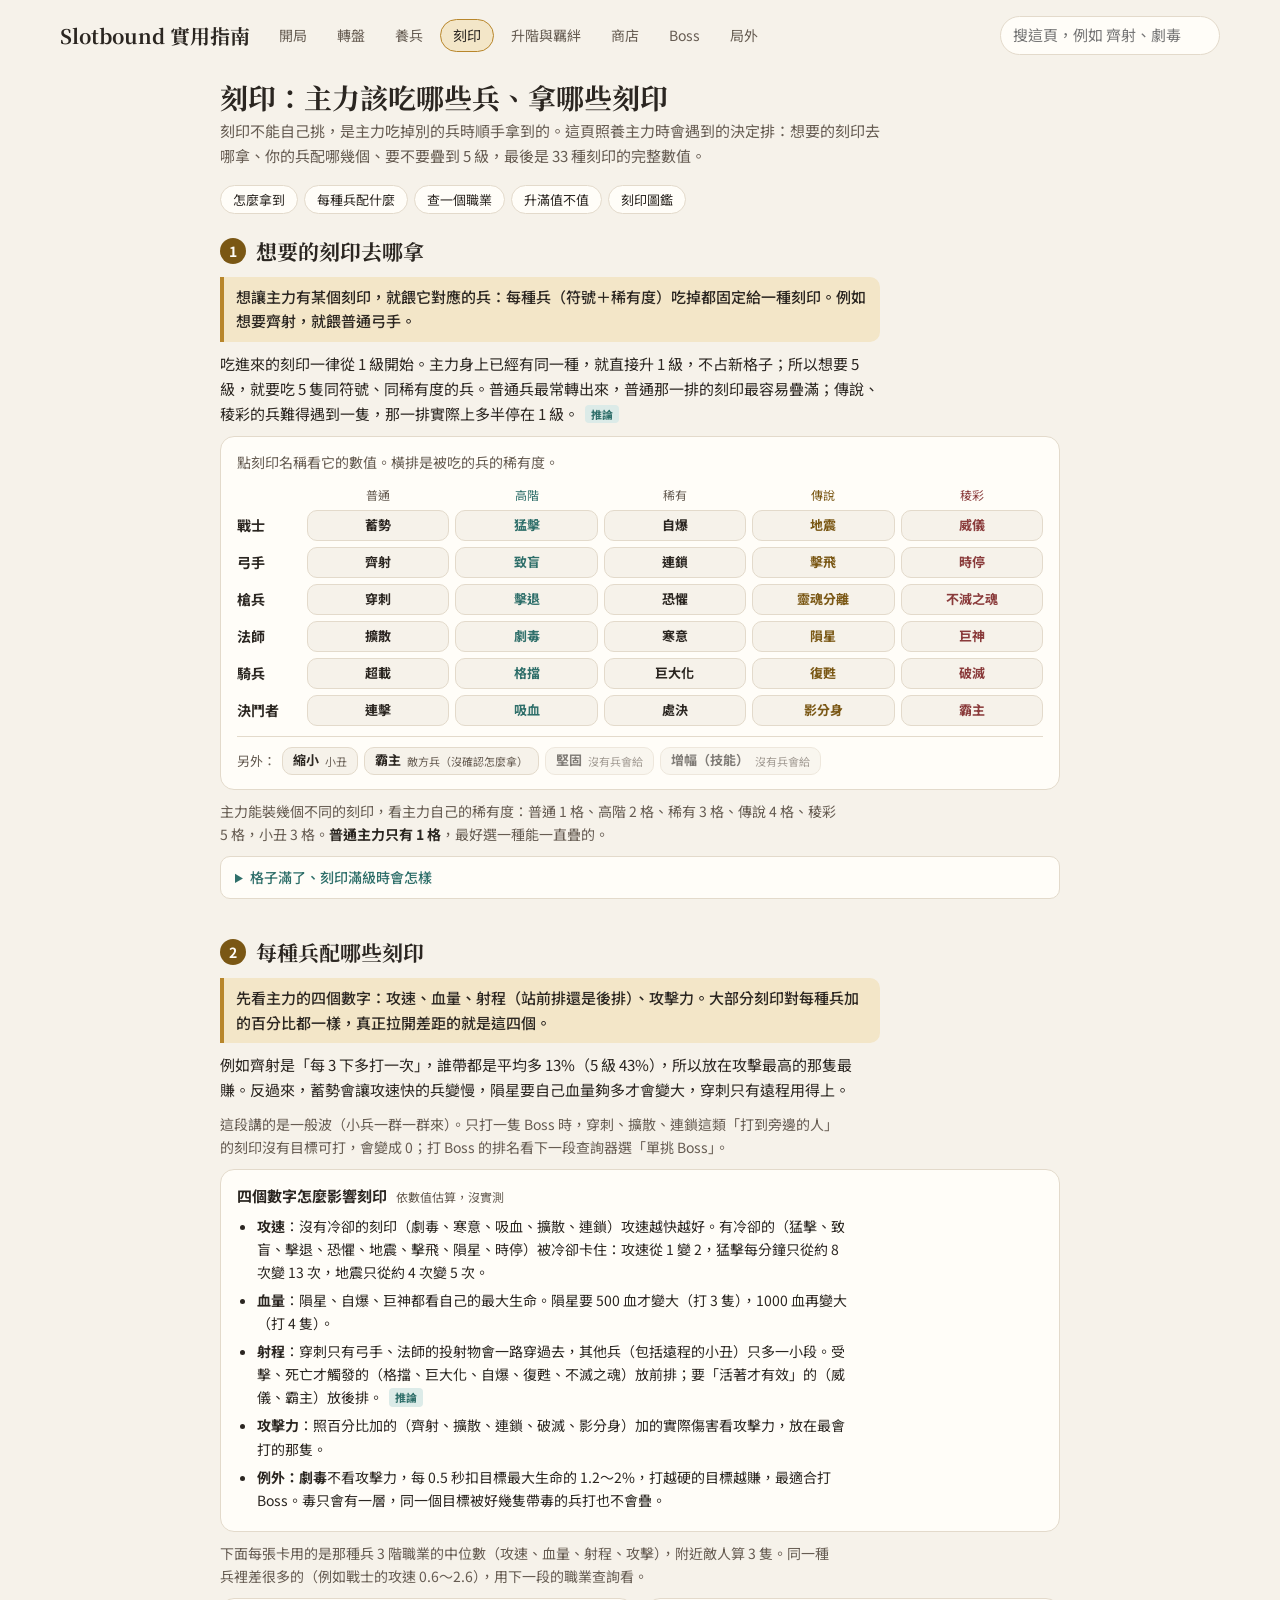
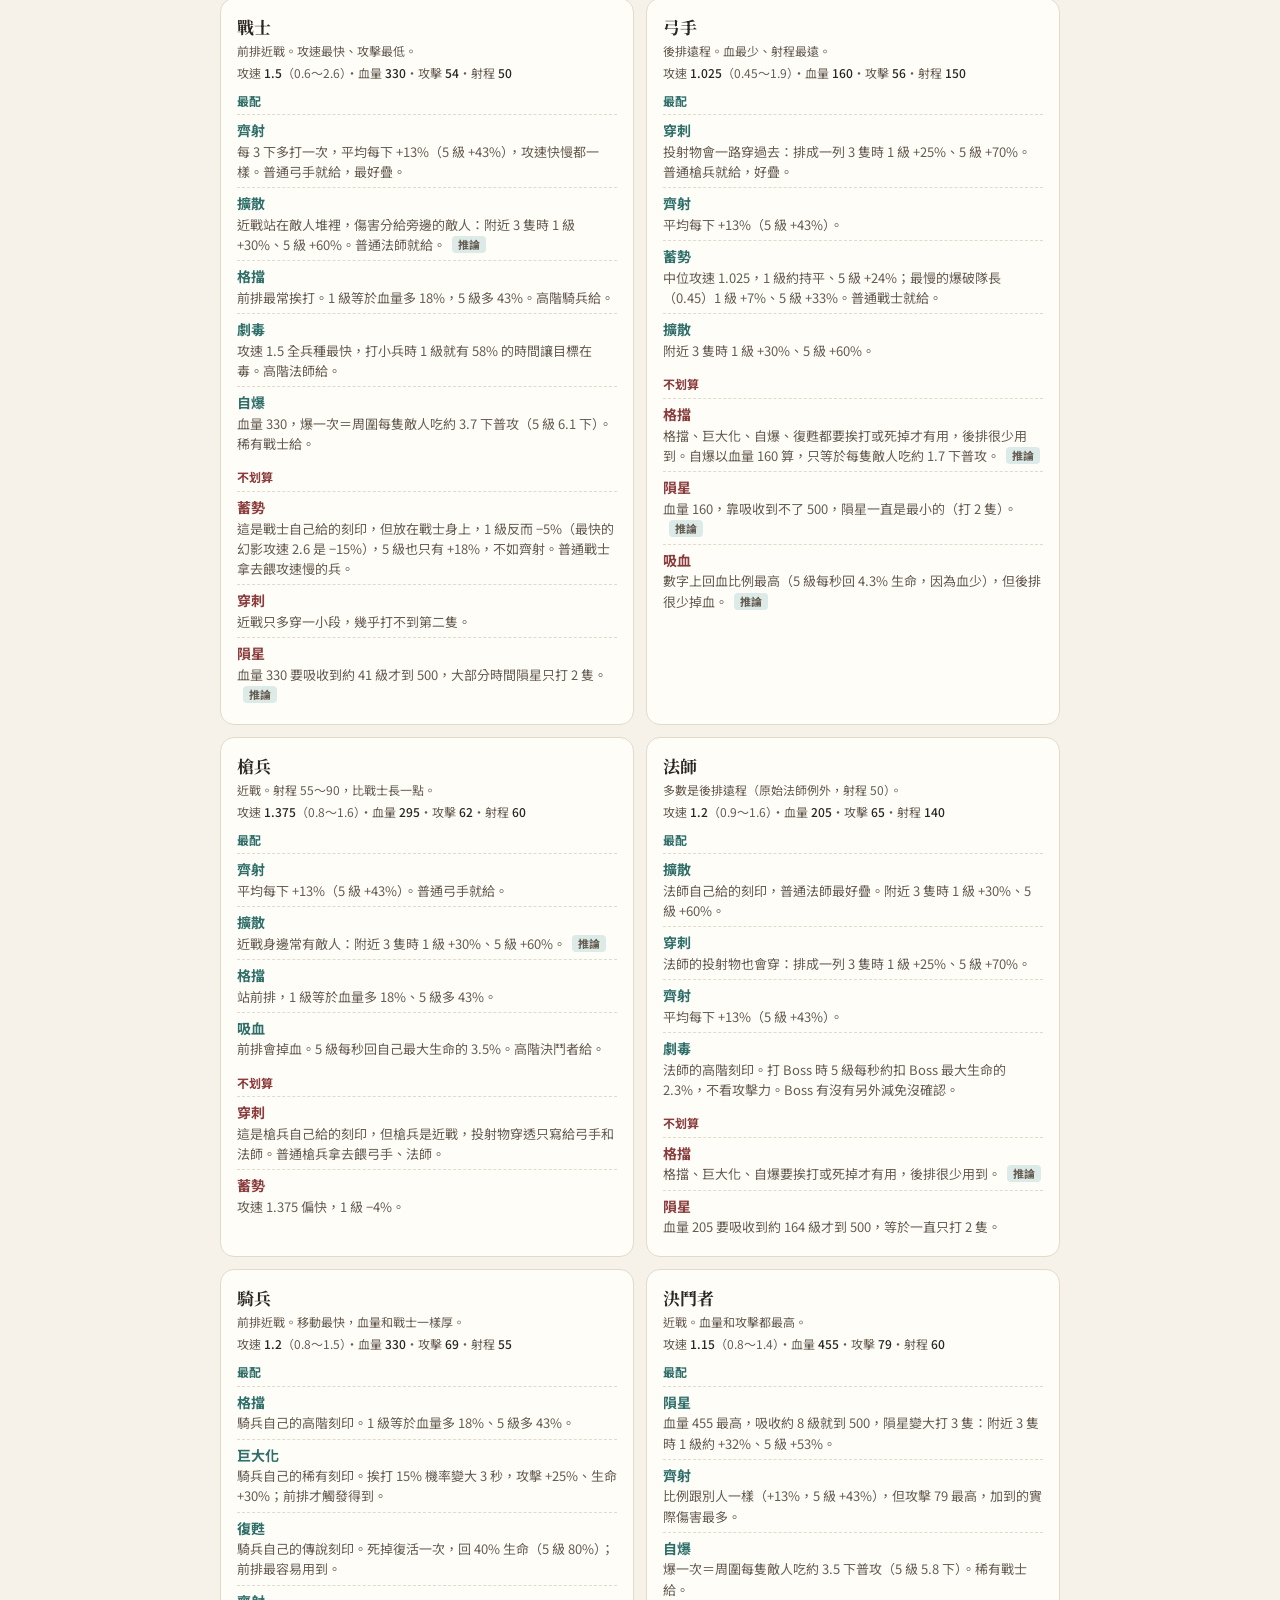
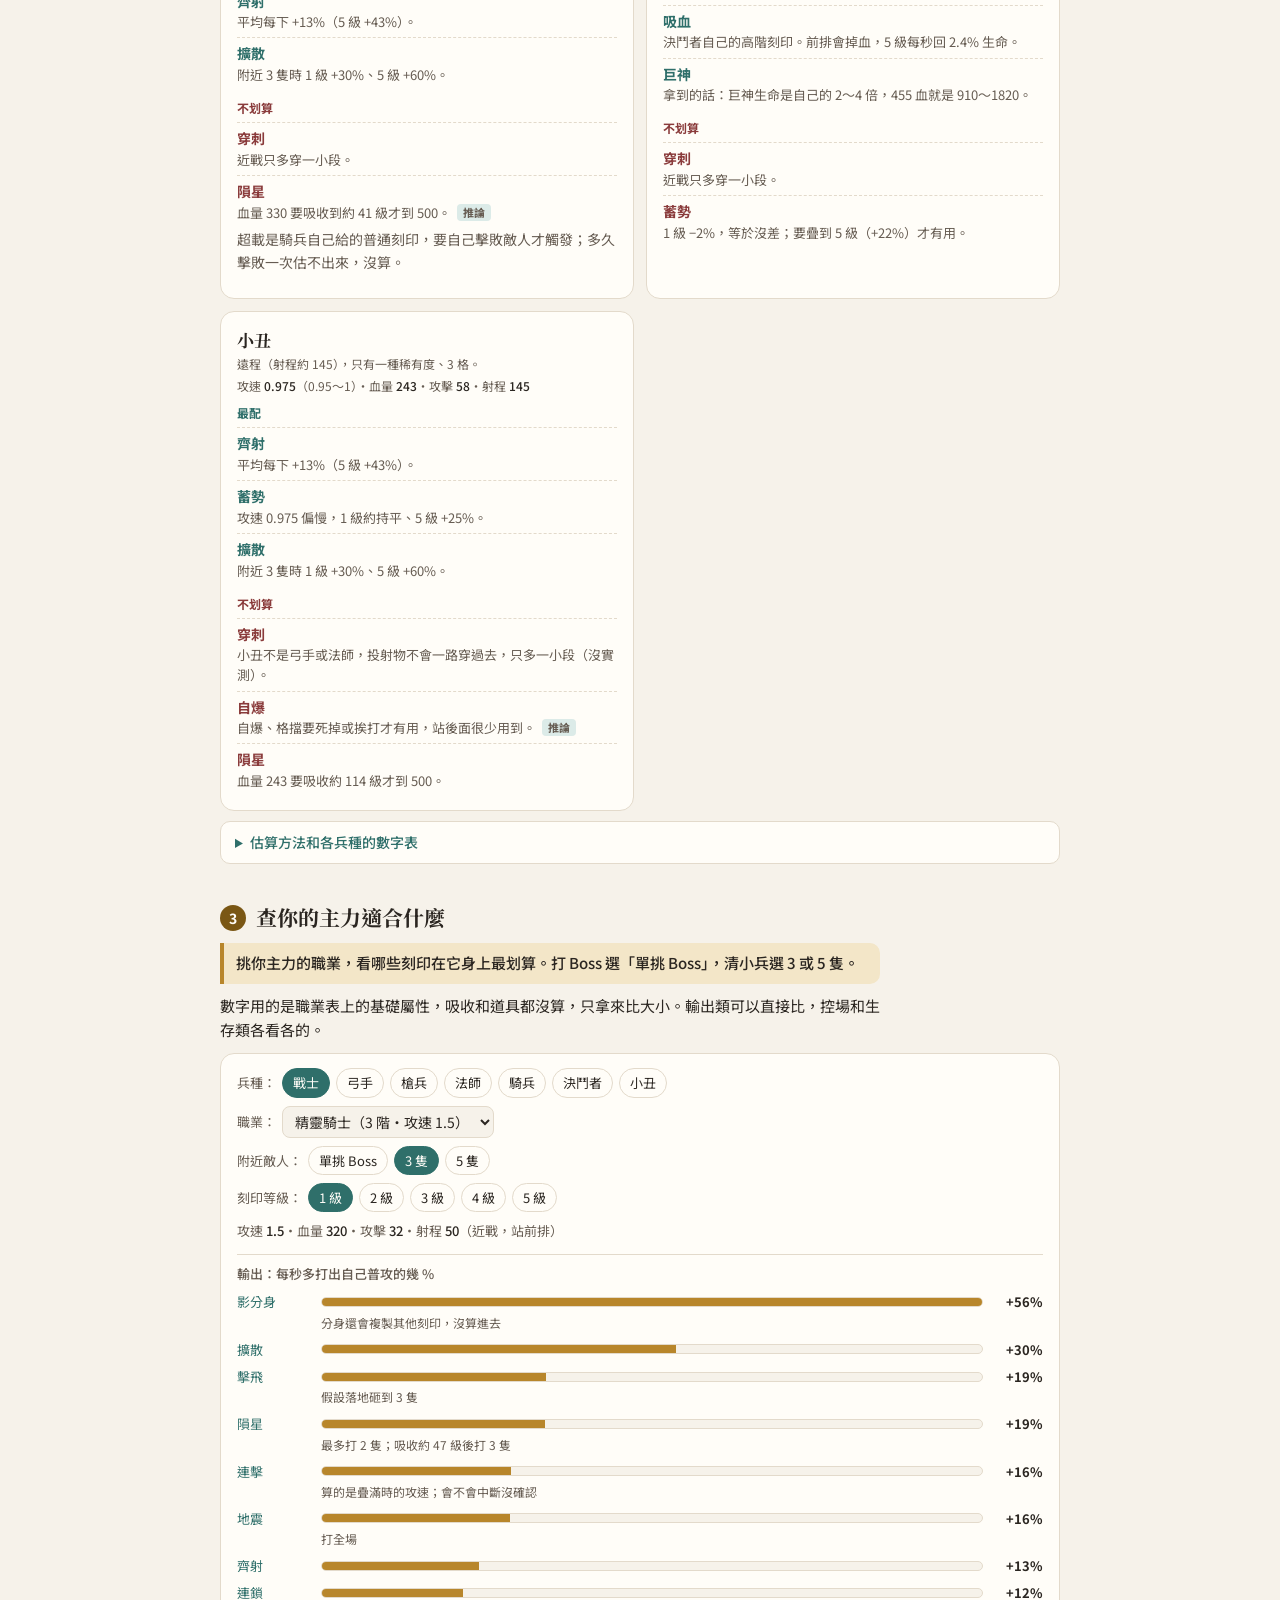
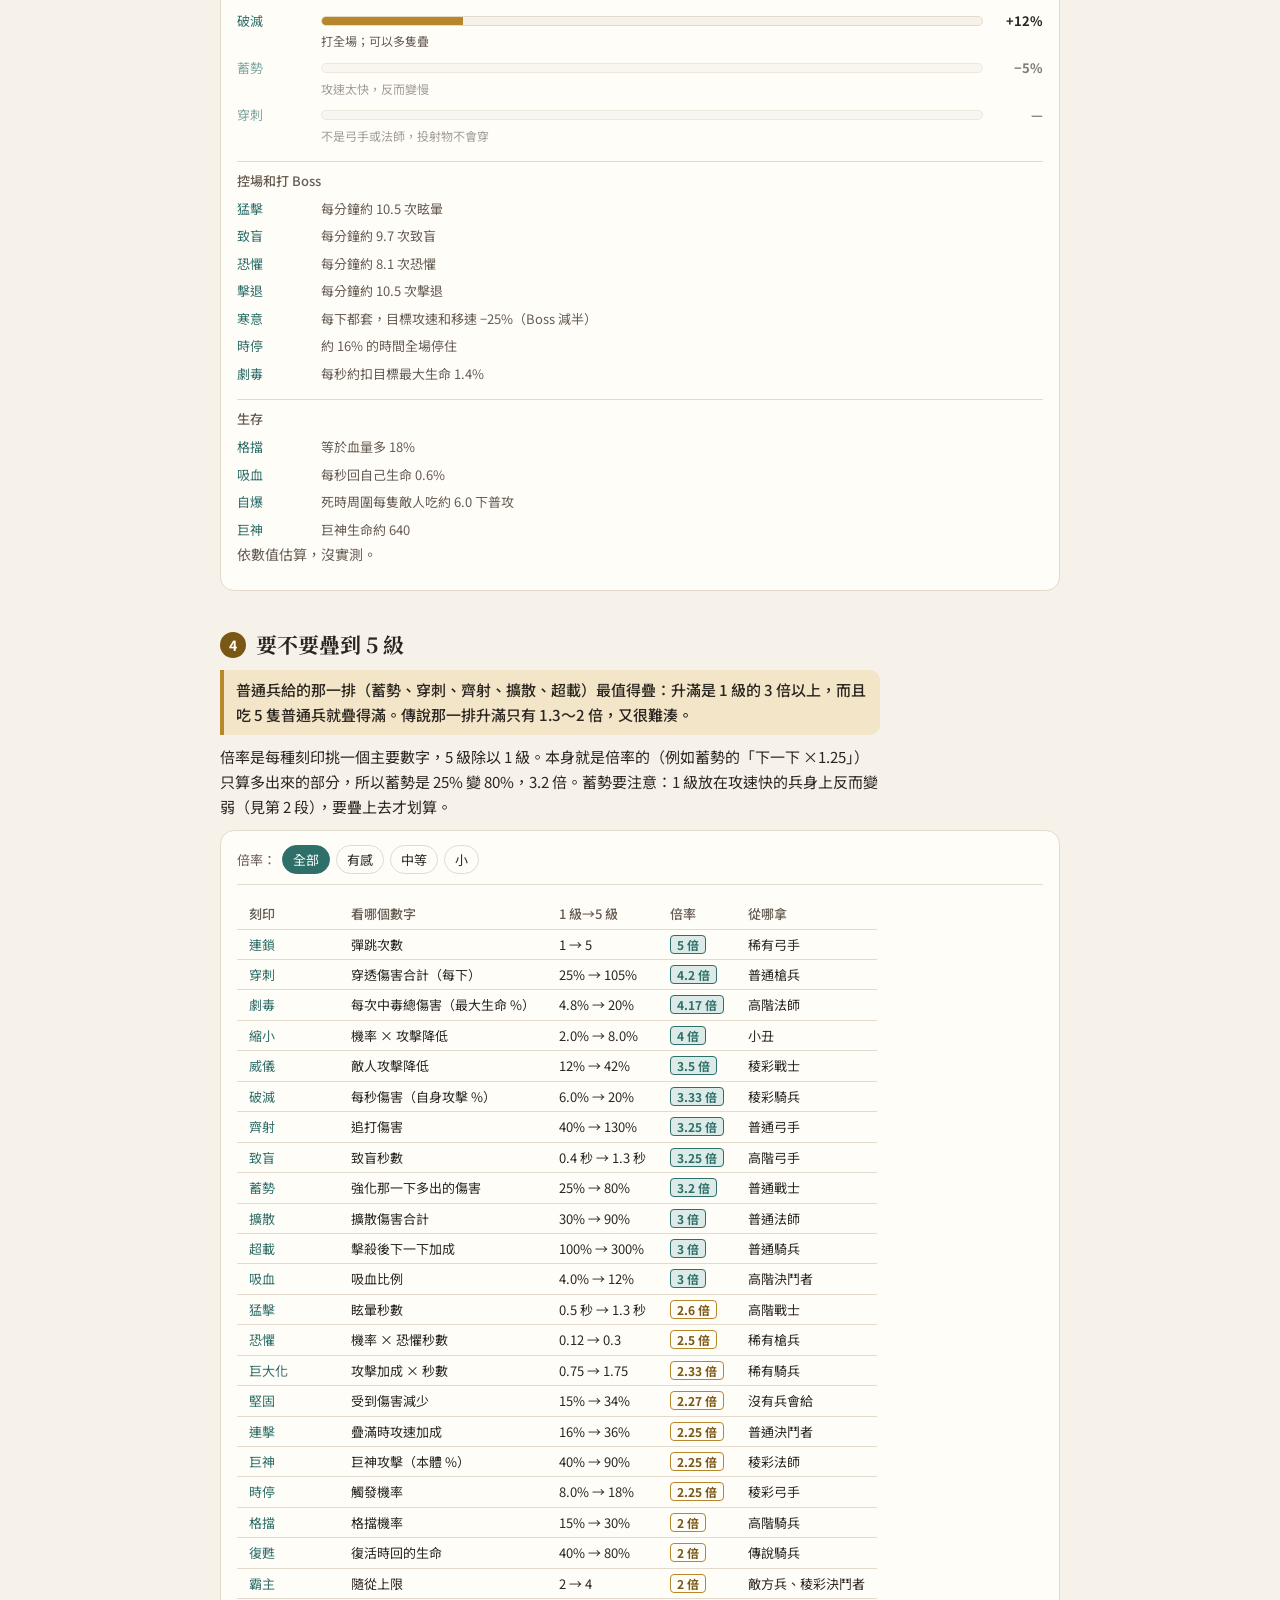
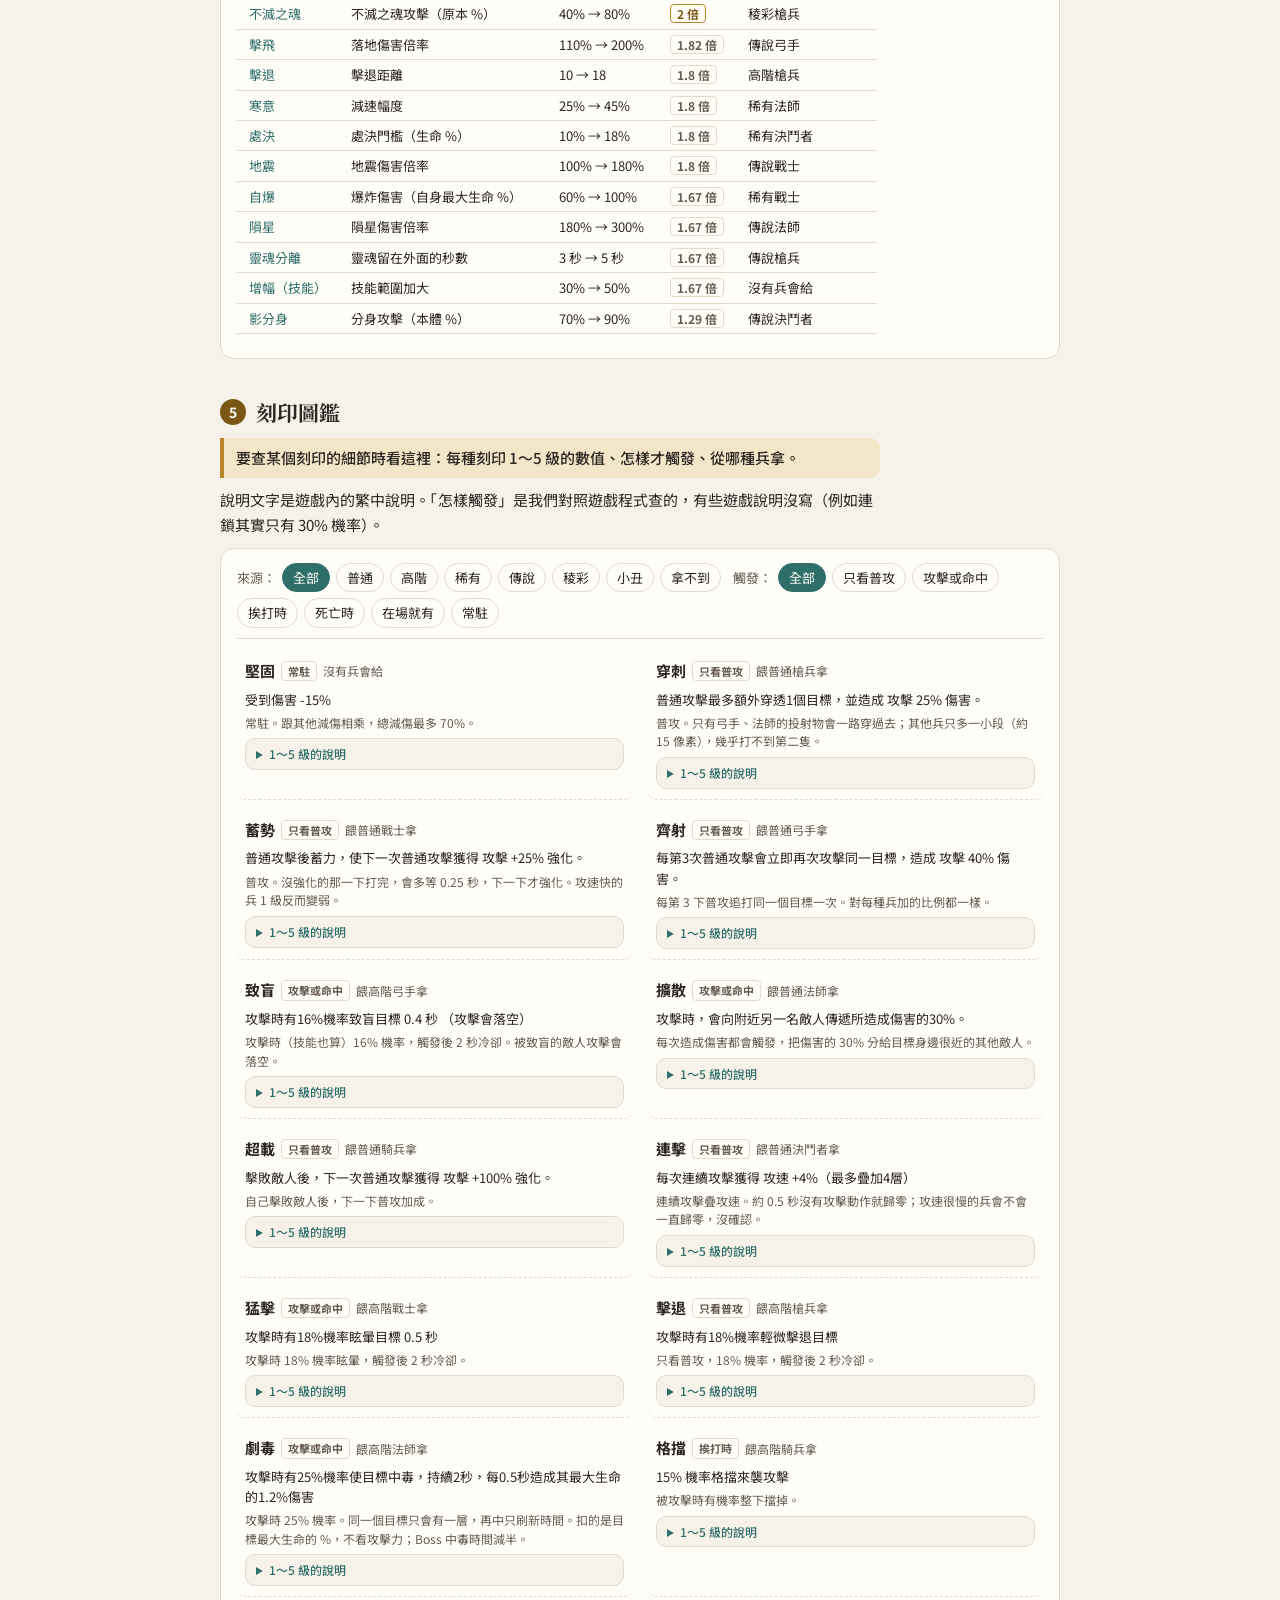
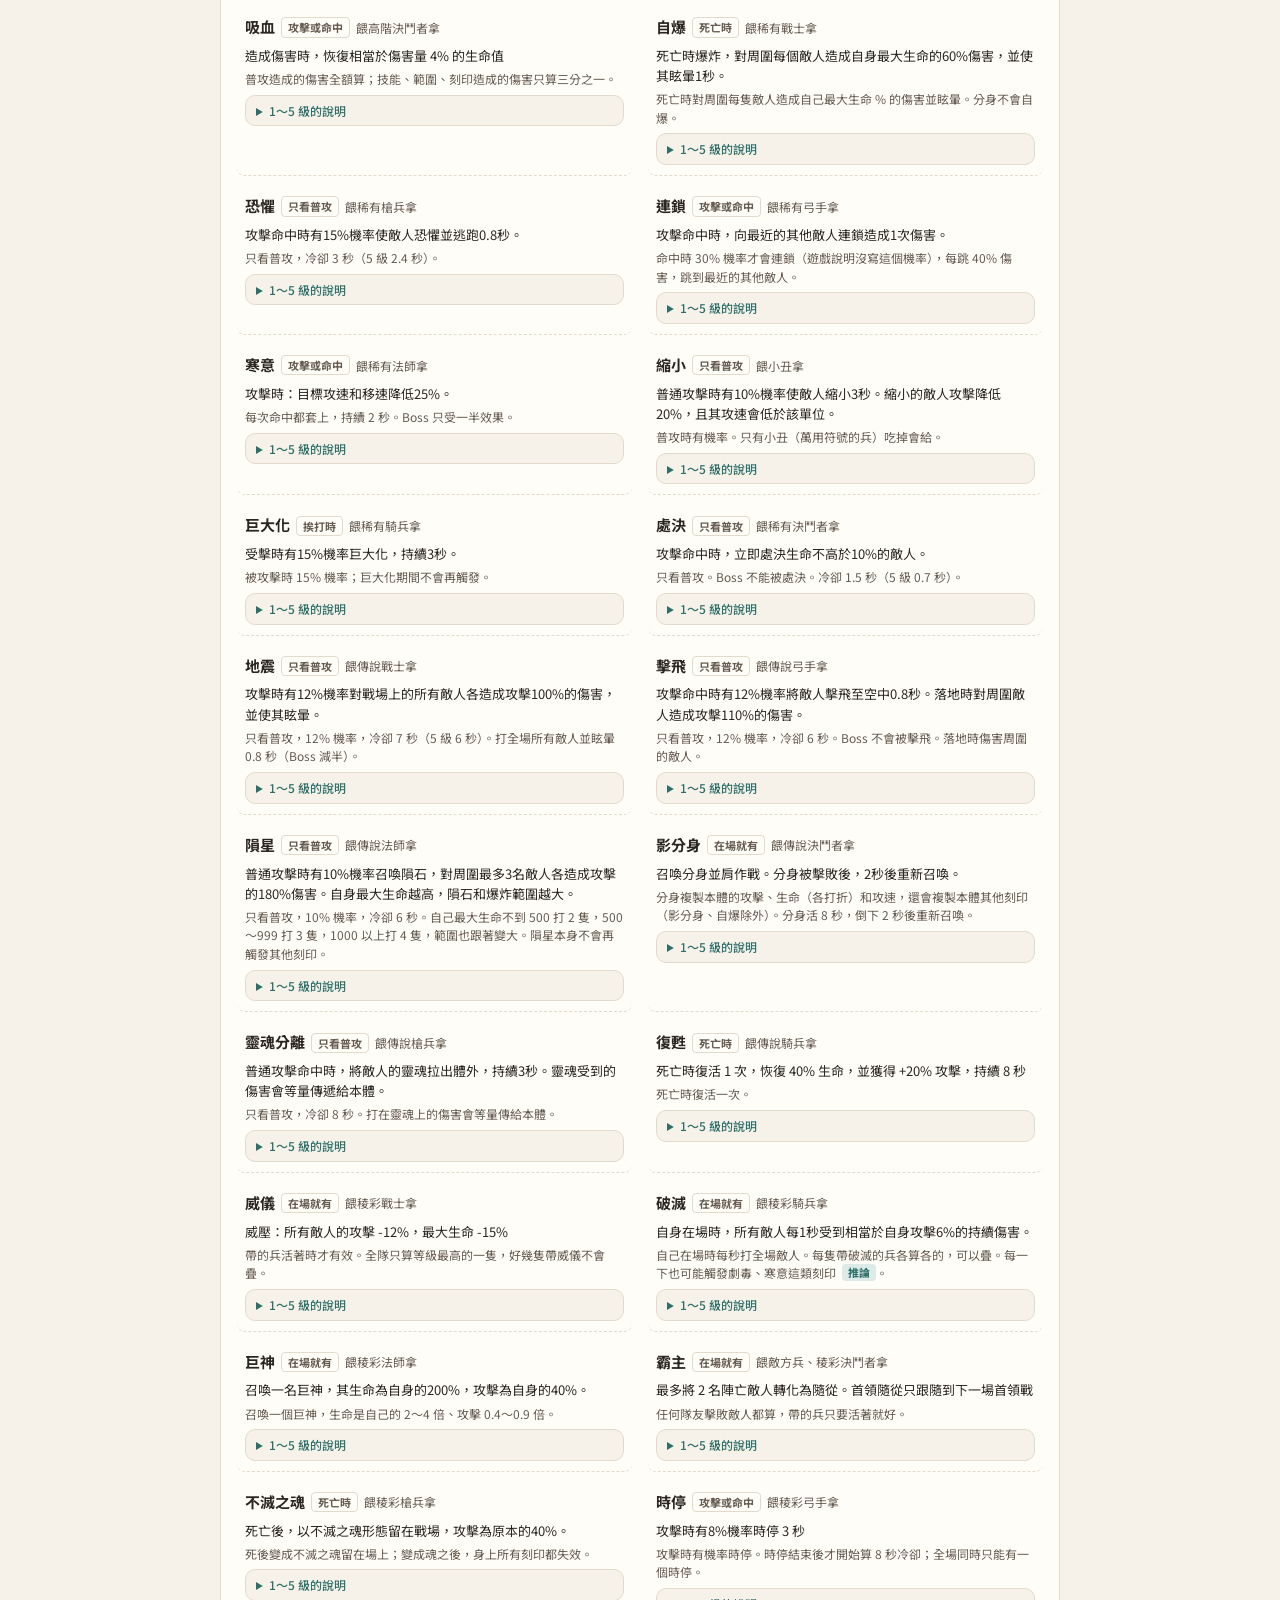
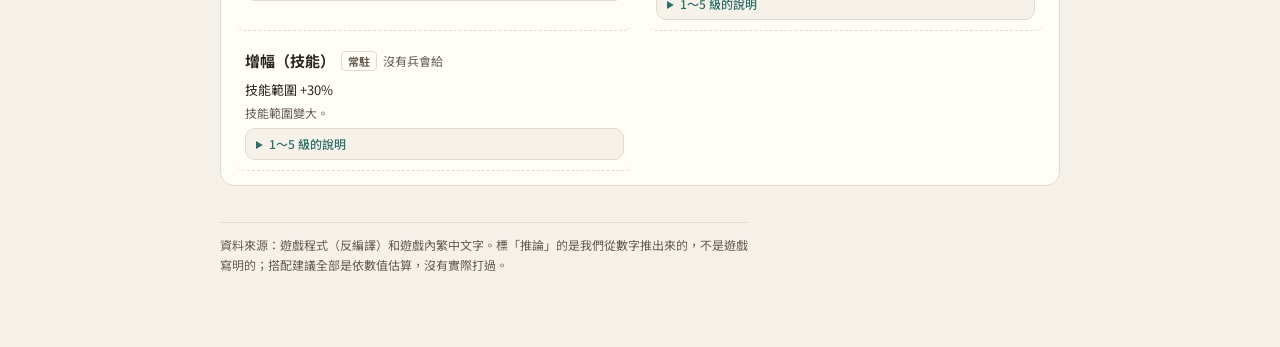
<file: imprint.html>
<!doctype html>
<html lang="zh-Hant-TW">
<head>
<meta charset="utf-8">
<meta name="viewport" content="width=device-width, initial-scale=1">
<title>Slotbound 實用指南：刻印</title>
<link rel="preconnect" href="https://fonts.googleapis.com">
<link href="https://fonts.googleapis.com/css2?family=Noto+Sans+TC:wght@400;500;700&family=Noto+Serif+TC:wght@600;700&display=swap" rel="stylesheet">
<link rel="stylesheet" href="style.css?v=1116d">
<link rel="stylesheet" href="css-imprint.css?v=1116d">
</head>
<body>
<header class="top">
  <b>Slotbound 實用指南</b>
  <nav>
    <a href="open.html">開局</a>
    <a href="slot.html">轉盤</a>
    <a href="units.html">養兵</a>
    <a class="cur" href="imprint.html">刻印</a>
    <a href="index.html">升階與羈絆</a>
    <a href="shop.html">商店</a>
    <a href="boss.html">Boss</a>
    <a href="meta.html">局外</a>
  </nav>
  <div class="search">
    <input id="q" type="search" placeholder="搜這頁，例如 齊射、劇毒" autocomplete="off">
    <div class="res" id="qres"></div>
  </div>
</header>

<main class="guide">
  <h1>刻印：主力該吃哪些兵、拿哪些刻印</h1>
  <p class="lead">刻印不能自己挑，是主力吃掉別的兵時順手拿到的。這頁照養主力時會遇到的決定排：想要的刻印去哪拿、你的兵配哪幾個、要不要疊到 5 級，最後是 33 種刻印的完整數值。</p>
  <nav class="toc">
    <a href="#get">怎麼拿到</a><a href="#pair">每種兵配什麼</a><a href="#job">查一個職業</a><a href="#up">升滿值不值</a><a href="#dex">刻印圖鑑</a>
  </nav>

  <section class="sec" id="get" data-t="怎麼拿到 招牌刻印 吃兵 吸收 餵 稀有度 格數 反查 普通 高階 稀有 傳說 稜彩">
    <h2><span class="no">1</span>想要的刻印去哪拿</h2>
    <p class="adv">想讓主力有某個刻印，就餵它對應的兵：每種兵（符號＋稀有度）吃掉都固定給一種刻印。例如想要齊射，就餵普通弓手。</p>
    <p>吃進來的刻印一律從 1 級開始。主力身上已經有同一種，就直接升 1 級，不占新格子；所以想要 5 級，就要吃 5 隻同符號、同稀有度的兵。普通兵最常轉出來，普通那一排的刻印最容易疊滿；傳說、稜彩的兵難得遇到一隻，那一排實際上多半停在 1 級。<span class="infer">推論</span></p>
    <div class="panel">
      <p class="note sig-hint">點刻印名稱看它的數值。橫排是被吃的兵的稀有度。</p>
      <div class="sig" id="sigGrid"></div>
    </div>
    <p class="note">主力能裝幾個不同的刻印，看主力自己的稀有度：普通 1 格、高階 2 格、稀有 3 格、傳說 4 格、稜彩 5 格，小丑 3 格。<b>普通主力只有 1 格</b>，最好選一種能一直疊的。</p>
    <details>
      <summary>格子滿了、刻印滿級時會怎樣</summary>
      <ul>
        <li>已經 5 級還吃到同一種：不再升級，改給「轉換加成」（多少看下面第三條）。</li>
        <li>格子滿了又吃到新的一種：讓你選要換掉哪一個，或保留原本的（保留也拿轉換加成）。</li>
        <li>轉換加成看被吃的兵的稀有度：普通 1、高階 2、稀有 3、傳說 5、稜彩 8。</li>
        <li>小丑（萬用符號的兵）吃掉給「縮小」，只有這個來源。</li>
        <li>「堅固」「增幅（技能）」在遊戲裡有完整數值，但找不到任何兵會給它們。一般局拿不到；有沒有別的管道沒確認。</li>
        <li>敵方陣營的兵吃掉給「霸主」，不分稀有度。這種兵怎麼到你手上沒確認。</li>
        <li>整盤大獎轉出來的稜彩兵，給的刻印跟同符號的稜彩兵一樣。</li>
      </ul>
    </details>
  </section>

  <section class="sec" id="pair" data-t="每種兵配什麼 搭配 棋子 最配 浪費 戰士 弓手 槍兵 法師 騎兵 決鬥者 小丑 攻速 血量 射程 前排 後排">
    <h2><span class="no">2</span>每種兵配哪些刻印</h2>
    <p class="adv">先看主力的四個數字：攻速、血量、射程（站前排還是後排）、攻擊力。大部分刻印對每種兵加的百分比都一樣，真正拉開差距的就是這四個。</p>
    <p>例如齊射是「每 3 下多打一次」，誰帶都是平均多 13%（5 級 43%），所以放在攻擊最高的那隻最賺。反過來，蓄勢會讓攻速快的兵變慢，隕星要自己血量夠多才會變大，穿刺只有遠程用得上。</p>
    <p class="note">這段講的是一般波（小兵一群一群來）。只打一隻 Boss 時，穿刺、擴散、連鎖這類「打到旁邊的人」的刻印沒有目標可打，會變成 0；打 Boss 的排名看下一段查詢器選「單挑 Boss」。</p>
    <div class="panel rules">
      <h3>四個數字怎麼影響刻印 <small>依數值估算，沒實測</small></h3>
      <ul>
        <li><b>攻速</b>：沒有冷卻的刻印（劇毒、寒意、吸血、擴散、連鎖）攻速越快越好。有冷卻的（猛擊、致盲、擊退、恐懼、地震、擊飛、隕星、時停）被冷卻卡住：攻速從 1 變 2，猛擊每分鐘只從約 8 次變 13 次，地震只從約 4 次變 5 次。</li>
        <li><b>血量</b>：隕星、自爆、巨神都看自己的最大生命。隕星要 500 血才變大（打 3 隻），1000 血再變大（打 4 隻）。</li>
        <li><b>射程</b>：穿刺只有弓手、法師的投射物會一路穿過去，其他兵（包括遠程的小丑）只多一小段。受擊、死亡才觸發的（格擋、巨大化、自爆、復甦、不滅之魂）放前排；要「活著才有效」的（威儀、霸主）放後排。<span class="infer">推論</span></li>
        <li><b>攻擊力</b>：照百分比加的（齊射、擴散、連鎖、破滅、影分身）加的實際傷害看攻擊力，放在最會打的那隻。</li>
        <li><b>例外：劇毒</b>不看攻擊力，每 0.5 秒扣目標最大生命的 1.2～2%，打越硬的目標越賺，最適合打 Boss。毒只會有一層，同一個目標被好幾隻帶毒的兵打也不會疊。</li>
      </ul>
    </div>
    <p class="note">下面每張卡用的是那種兵 3 階職業的中位數（攻速、血量、射程、攻擊），附近敵人算 3 隻。同一種兵裡差很多的（例如戰士的攻速 0.6～2.6），用下一段的職業查詢看。</p>
    <div class="picks" id="picks"></div>
    <details>
      <summary>估算方法和各兵種的數字表</summary>
      <ul>
        <li>「輸出 +%」＝ 這個刻印每秒多打出的傷害 ÷ 這隻兵自己普攻每秒的傷害。範圍傷害照打到幾隻乘上去。</li>
        <li>有冷卻的機率刻印：平均隔多久觸發一次 ＝ 冷卻秒數 ＋ 1 ÷（機率 × 每秒攻擊次數）。</li>
        <li>蓄勢：沒強化的那一下打完會多等 0.25 秒，下一下才強化。所以兩下的總傷害是（1 ＋ 強化倍率），花的時間是兩次攻擊間隔再加 0.25 秒。</li>
        <li>劇毒：在毒的時間內只要有一下中毒就算有毒，所以有毒的時間比例 ＝ 1 −（1 − 25%）的（攻速 × 毒的秒數）次方。Boss 中毒時間減半。</li>
        <li>沒算進去的：吸收等級、升階倍率、道具、羈絆、覺醒、技能。吸收每級加攻擊 1%、血量 1.5%、攻速 0.5%，所以後期血量長得最快、攻速最慢：看血量的刻印後期會更好，看攻速的不會。</li>
        <li>超載（擊殺後下一下加成）、處決、控場類刻印要看實際擊殺和戰況，沒有算成輸出。</li>
      </ul>
      <div class="tbl-wrap"><table class="mini" id="symTbl"></table></div>
    </details>
  </section>

  <section class="sec" id="job" data-t="查一個職業 職業 計算 敵人數 等級 輸出 控場 生存">
    <h2><span class="no">3</span>查你的主力適合什麼</h2>
    <p class="adv">挑你主力的職業，看哪些刻印在它身上最划算。打 Boss 選「單挑 Boss」，清小兵選 3 或 5 隻。</p>
    <p>數字用的是職業表上的基礎屬性，吸收和道具都沒算，只拿來比大小。輸出類可以直接比，控場和生存類各看各的。</p>
    <div class="panel jt">
      <div class="jt-row"><span class="flabel">兵種：</span><span id="jtSym"></span></div>
      <div class="jt-row"><label class="flabel" for="jtJob">職業：</label><select id="jtJob"></select></div>
      <div class="jt-row"><span class="flabel">附近敵人：</span><span id="jtN"></span></div>
      <div class="jt-row"><span class="flabel">刻印等級：</span><span id="jtLv"></span></div>
      <p class="jt-stat" id="jtStat"></p>
      <div class="jt-out" id="jtOut"></div>
      <p class="note">依數值估算，沒實測。</p>
    </div>
  </section>

  <section class="sec" id="up" data-t="升滿值不值 升級 5 級 滿級 倍率 疊 蓄勢升滿">
    <h2><span class="no">4</span>要不要疊到 5 級</h2>
    <p class="adv">普通兵給的那一排（蓄勢、穿刺、齊射、擴散、超載）最值得疊：升滿是 1 級的 3 倍以上，而且吃 5 隻普通兵就疊得滿。傳說那一排升滿只有 1.3～2 倍，又很難湊。</p>
    <p>倍率是每種刻印挑一個主要數字，5 級除以 1 級。本身就是倍率的（例如蓄勢的「下一下 ×1.25」）只算多出來的部分，所以蓄勢是 25% 變 80%，3.2 倍。蓄勢要注意：1 級放在攻速快的兵身上反而變弱（見第 2 段），要疊上去才划算。</p>
    <div class="panel">
      <div class="cfilter"><span class="flabel">倍率：</span><span id="upF"></span></div>
      <div class="tbl-wrap"><table class="mini up-tbl" id="upTbl"></table></div>
    </div>
  </section>

  <section class="sec" id="dex" data-t="刻印圖鑑 全部 數值 1 級 5 級 觸發">
    <h2><span class="no">5</span>刻印圖鑑</h2>
    <p class="adv">要查某個刻印的細節時看這裡：每種刻印 1～5 級的數值、怎樣才觸發、從哪種兵拿。</p>
    <p>說明文字是遊戲內的繁中說明。「怎樣觸發」是我們對照遊戲程式查的，有些遊戲說明沒寫（例如連鎖其實只有 30% 機率）。</p>
    <div class="panel">
      <div class="cfilter">
        <span class="flabel">來源：</span><span id="dxR"></span>
        <span class="flabel">觸發：</span><span id="dxT"></span>
      </div>
      <div class="dex" id="dexList"></div>
    </div>
  </section>

  <p class="src-note">資料來源：遊戲程式（反編譯）和遊戲內繁中文字。標「推論」的是我們從數字推出來的，不是遊戲寫明的；搭配建議全部是依數值估算，沒有實際打過。</p>
</main>

<script src="data/imprint.js?v=1116d"></script>
<script src="data/imprint-model.js?v=1116d"></script>
<script src="imprint.js?v=1116d"></script>
</body>
</html>
</file>
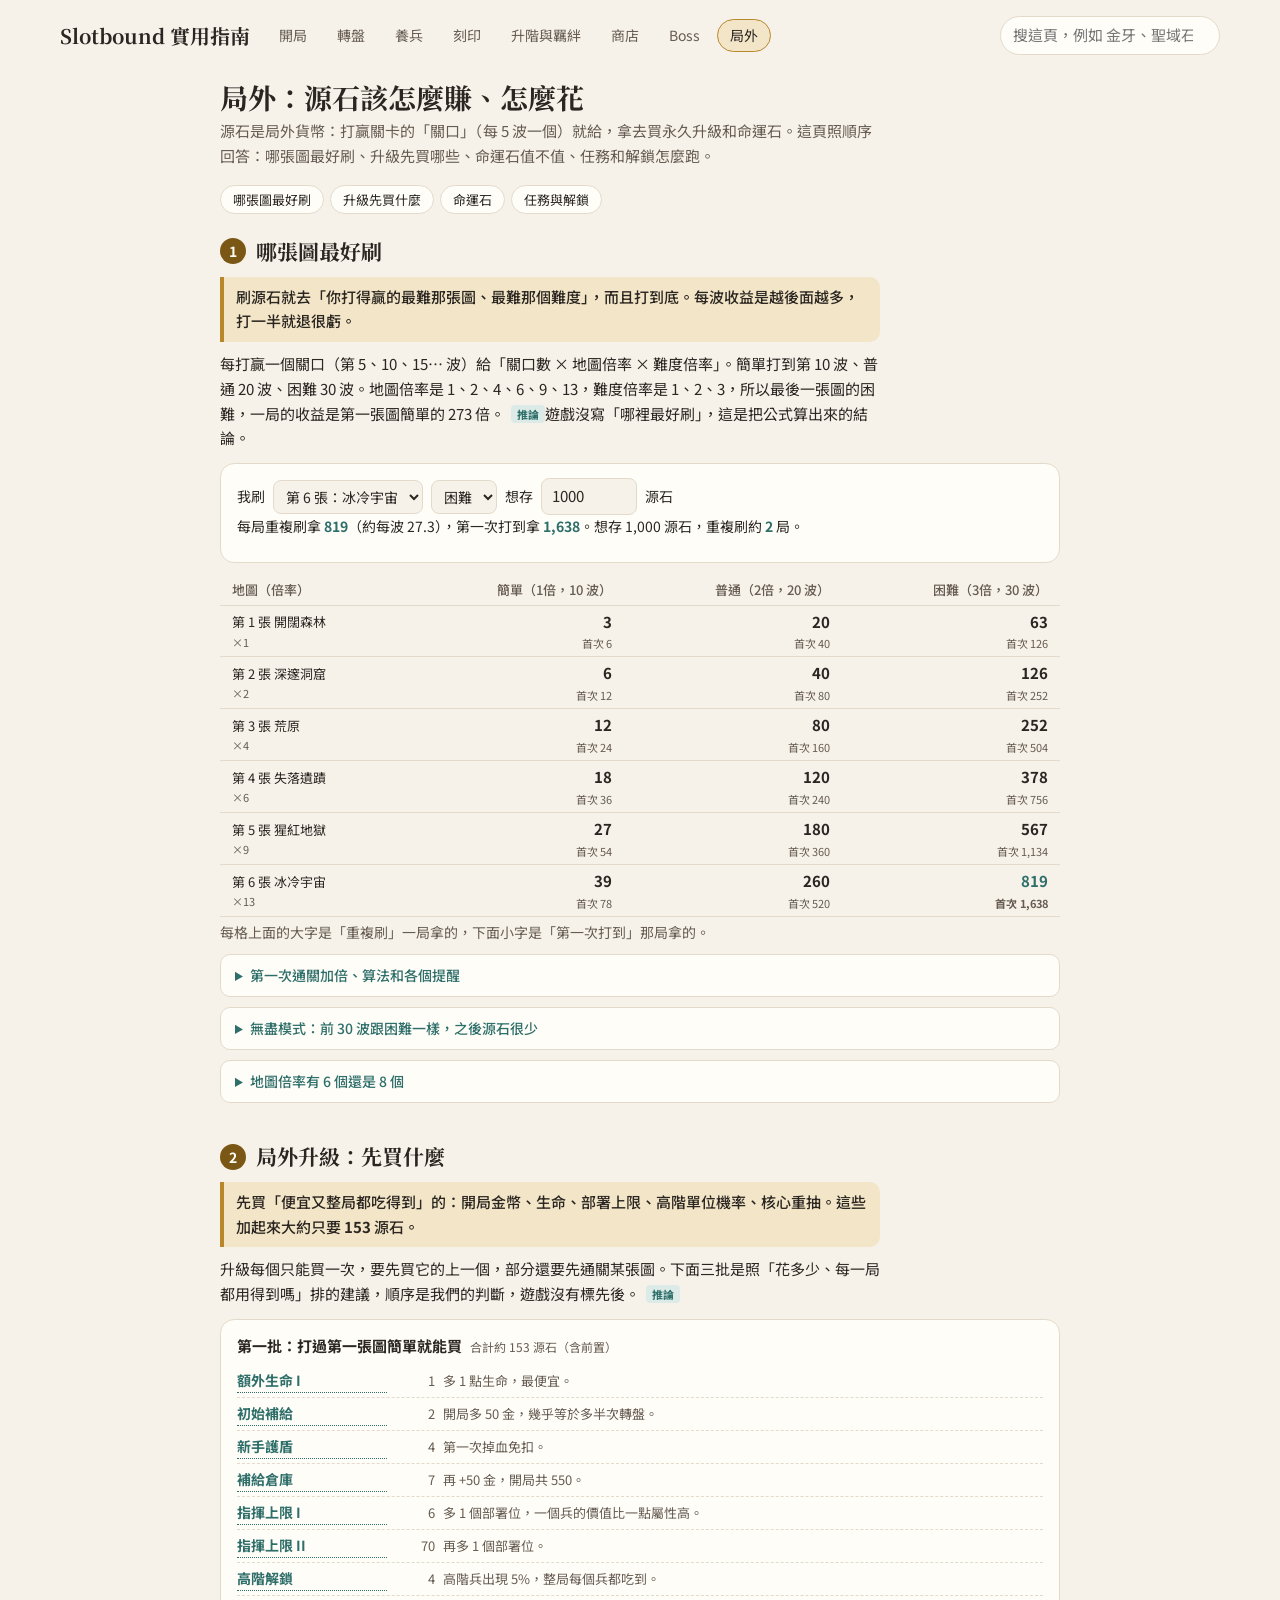
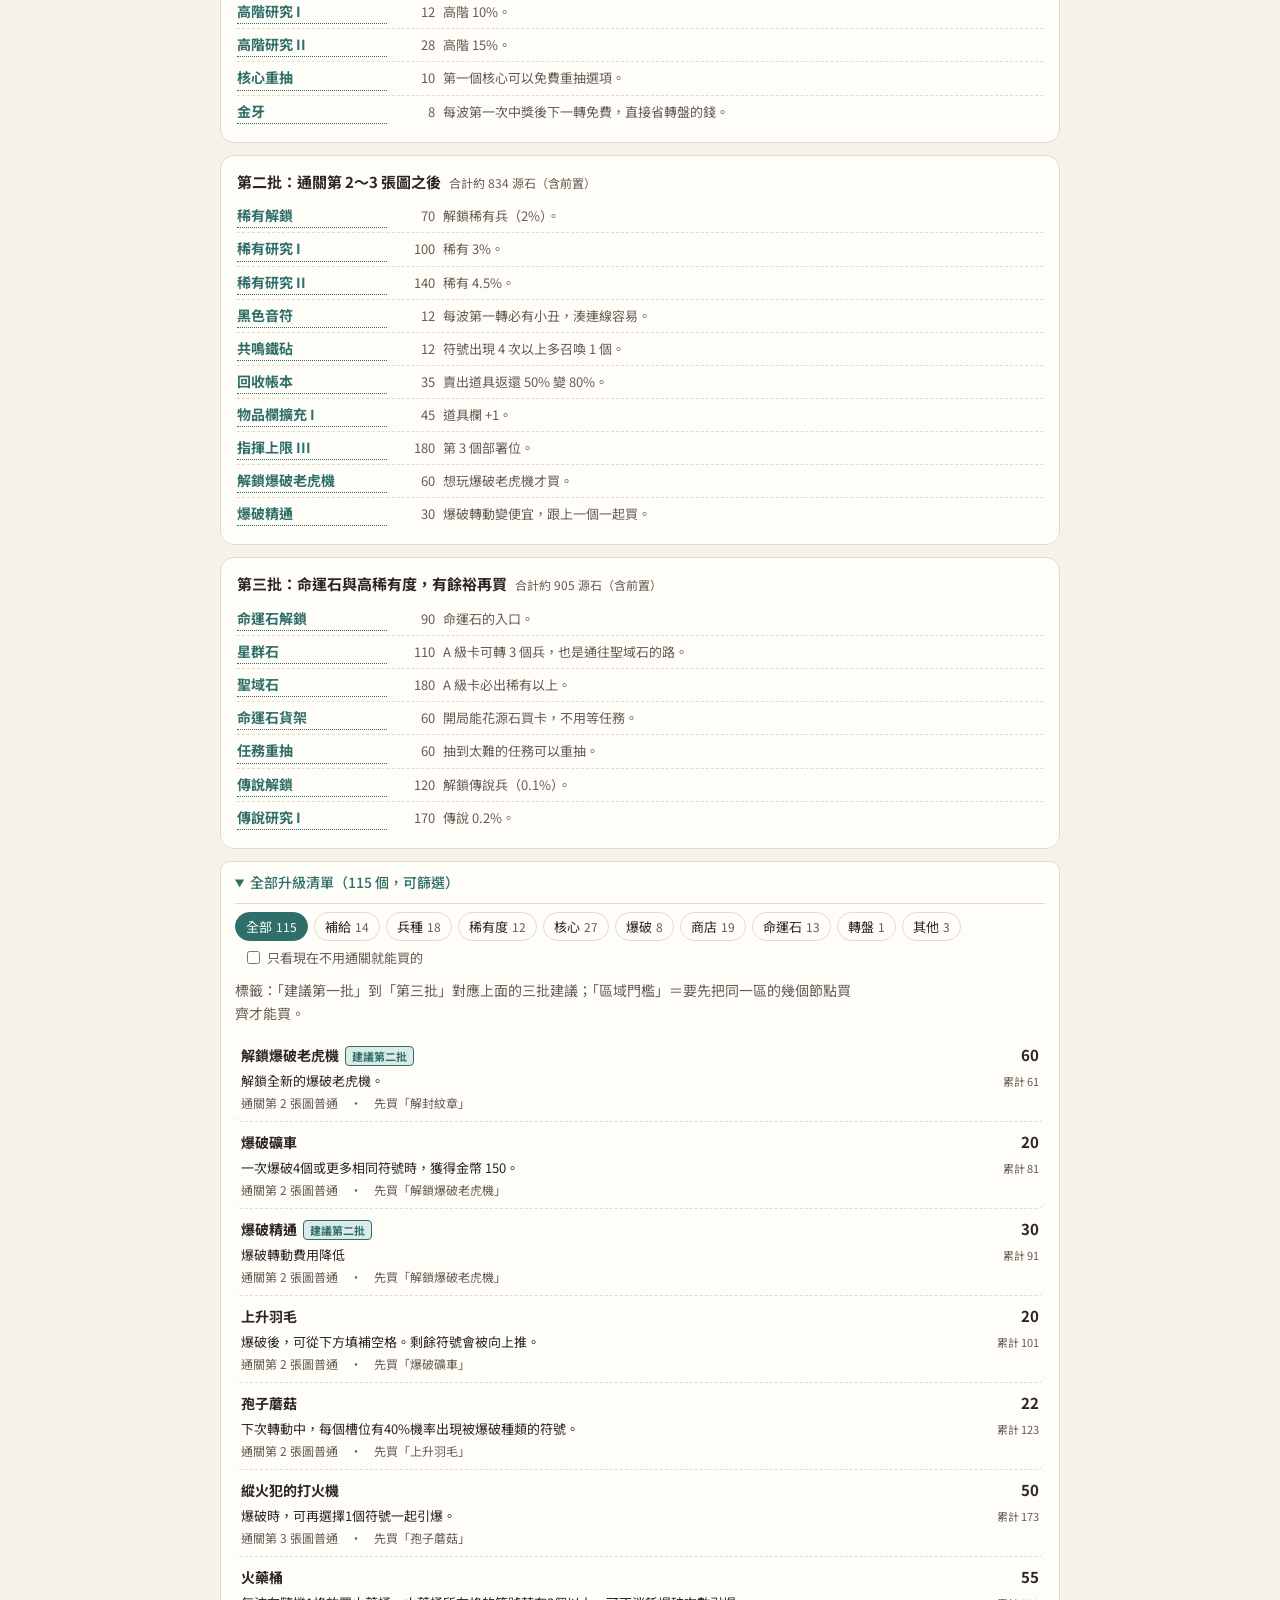
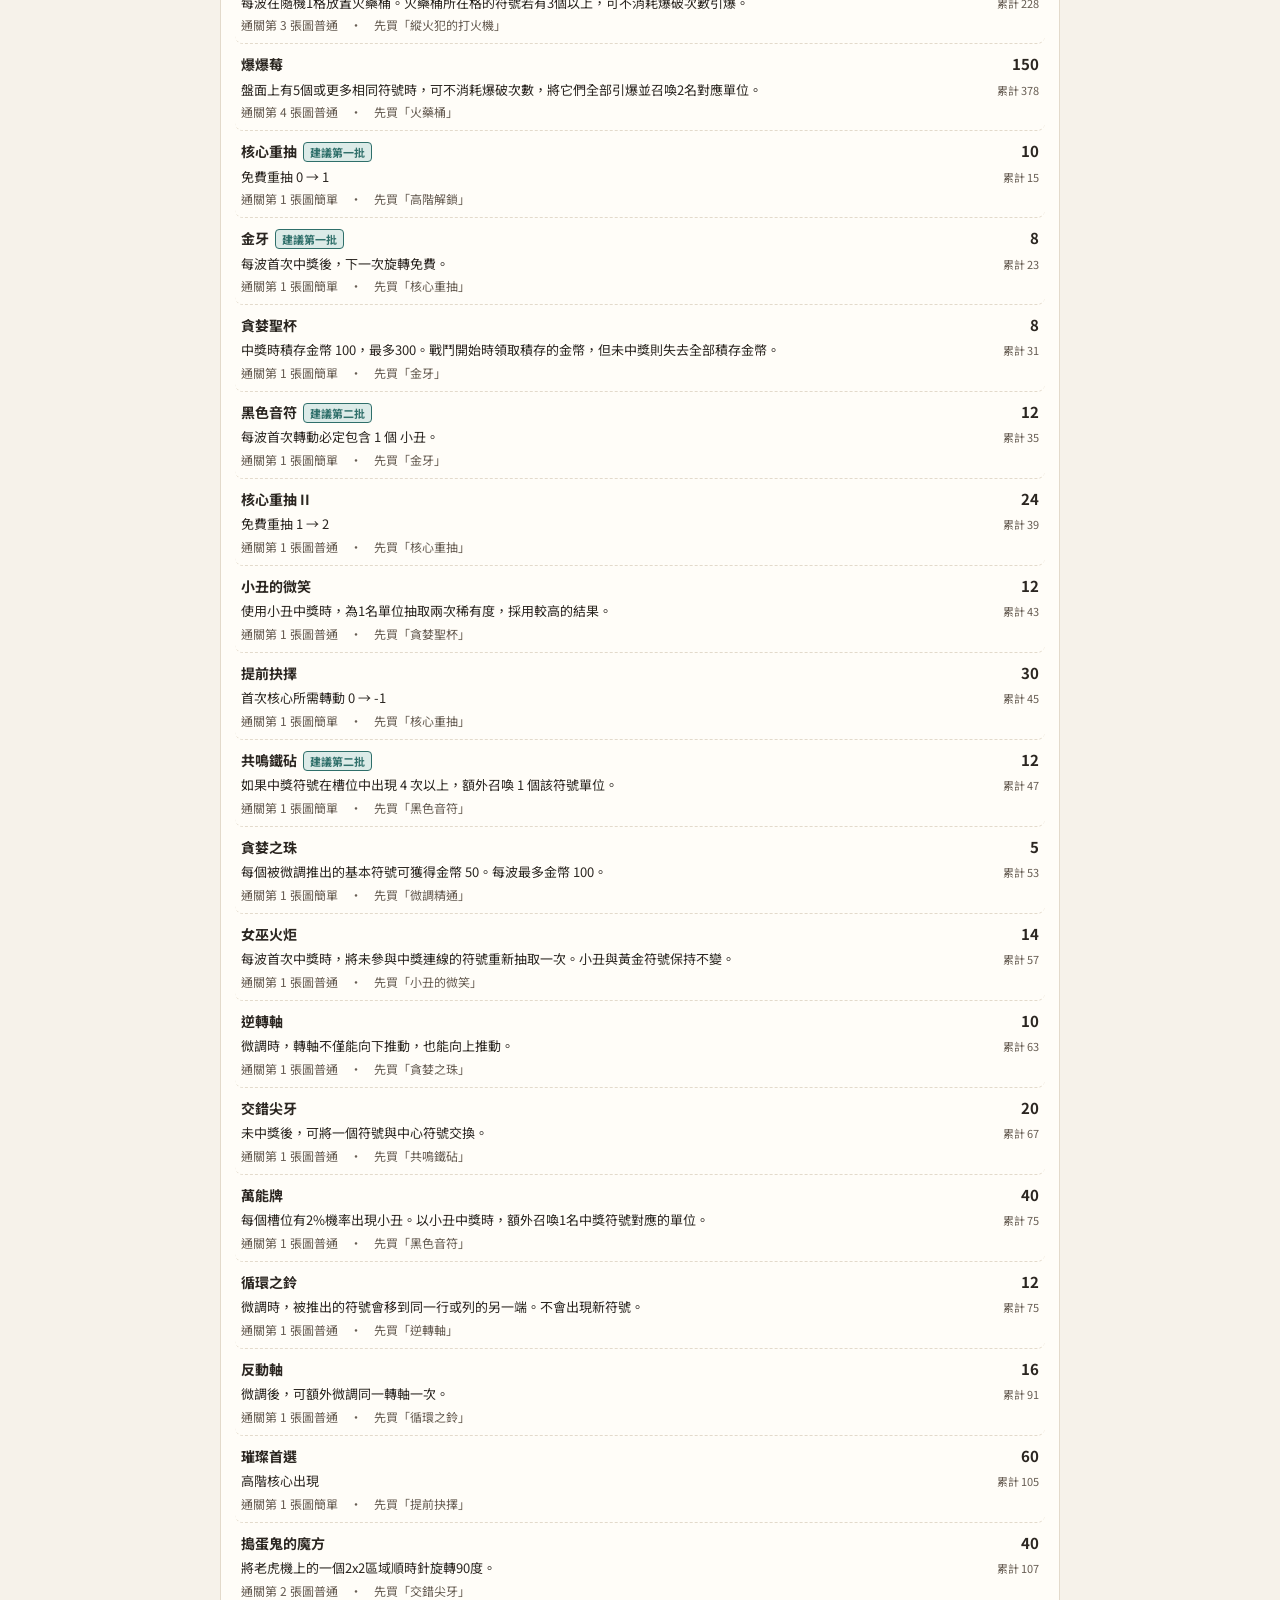
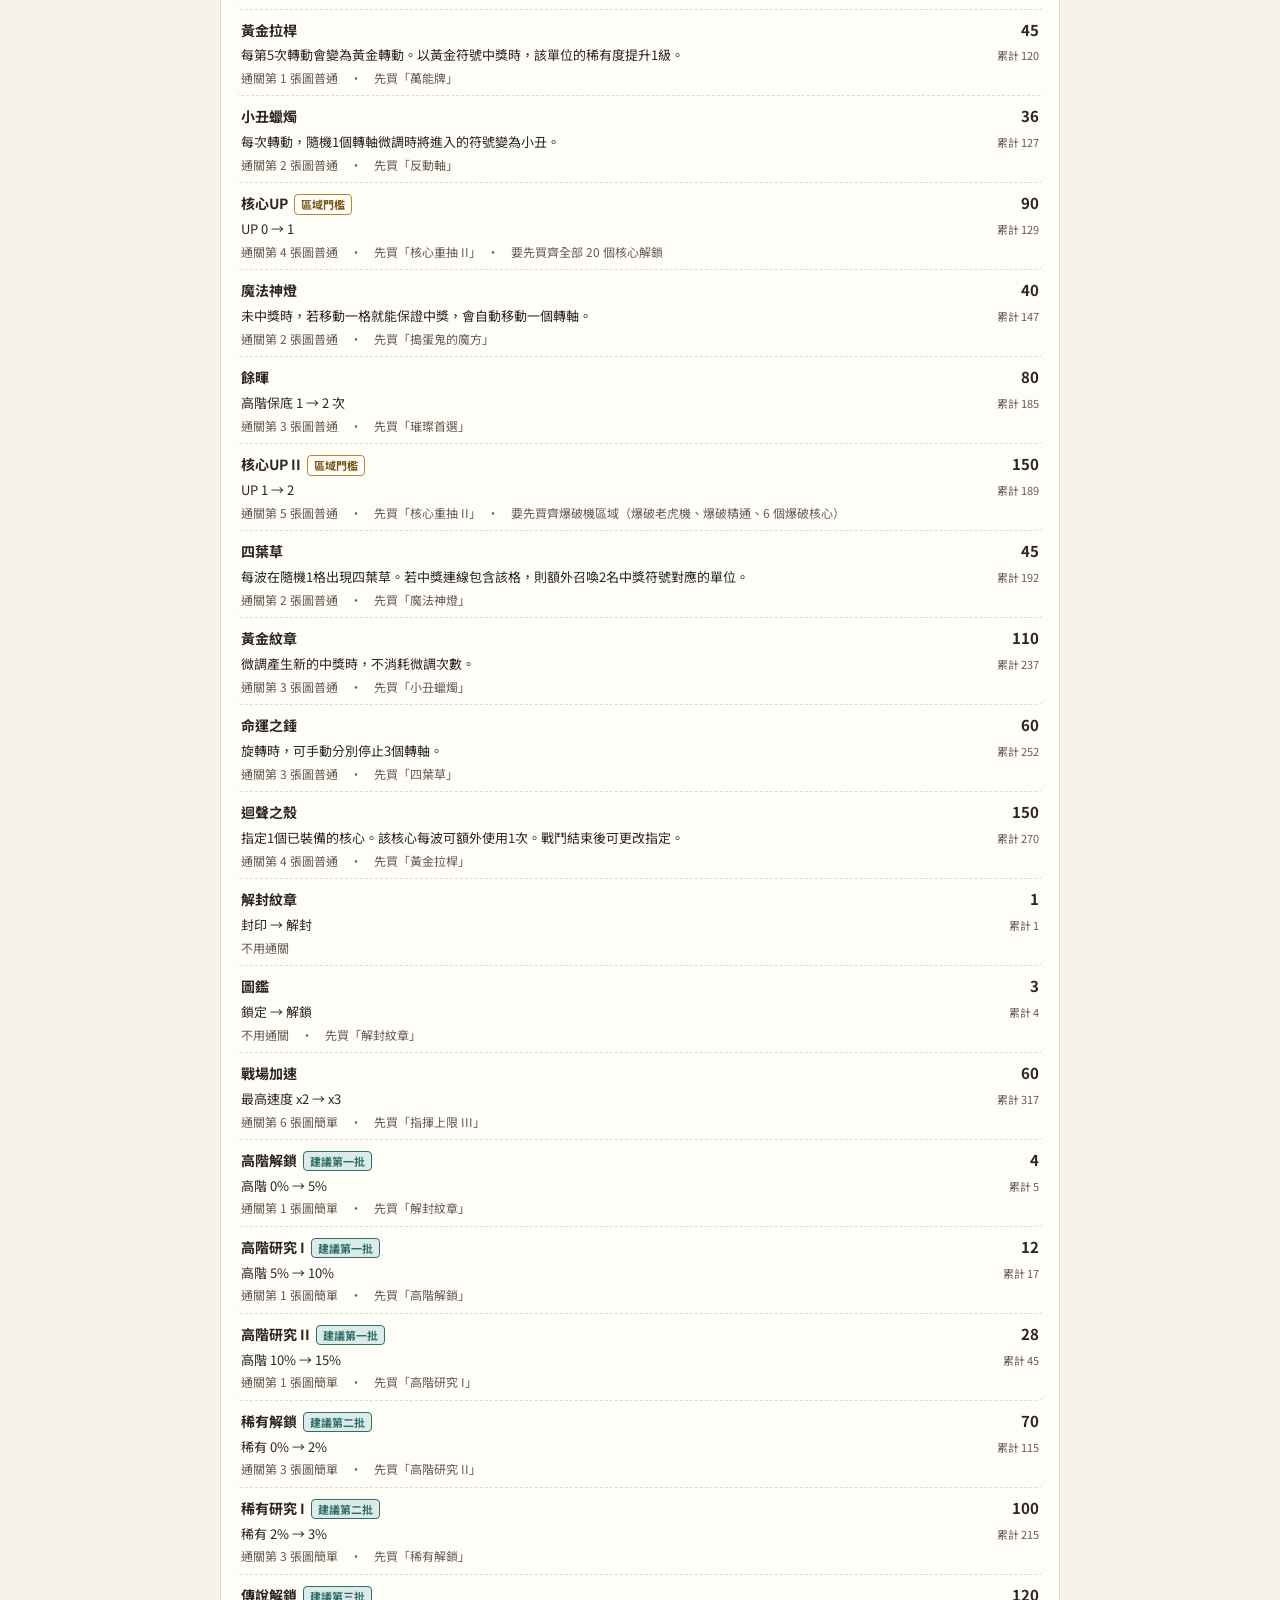
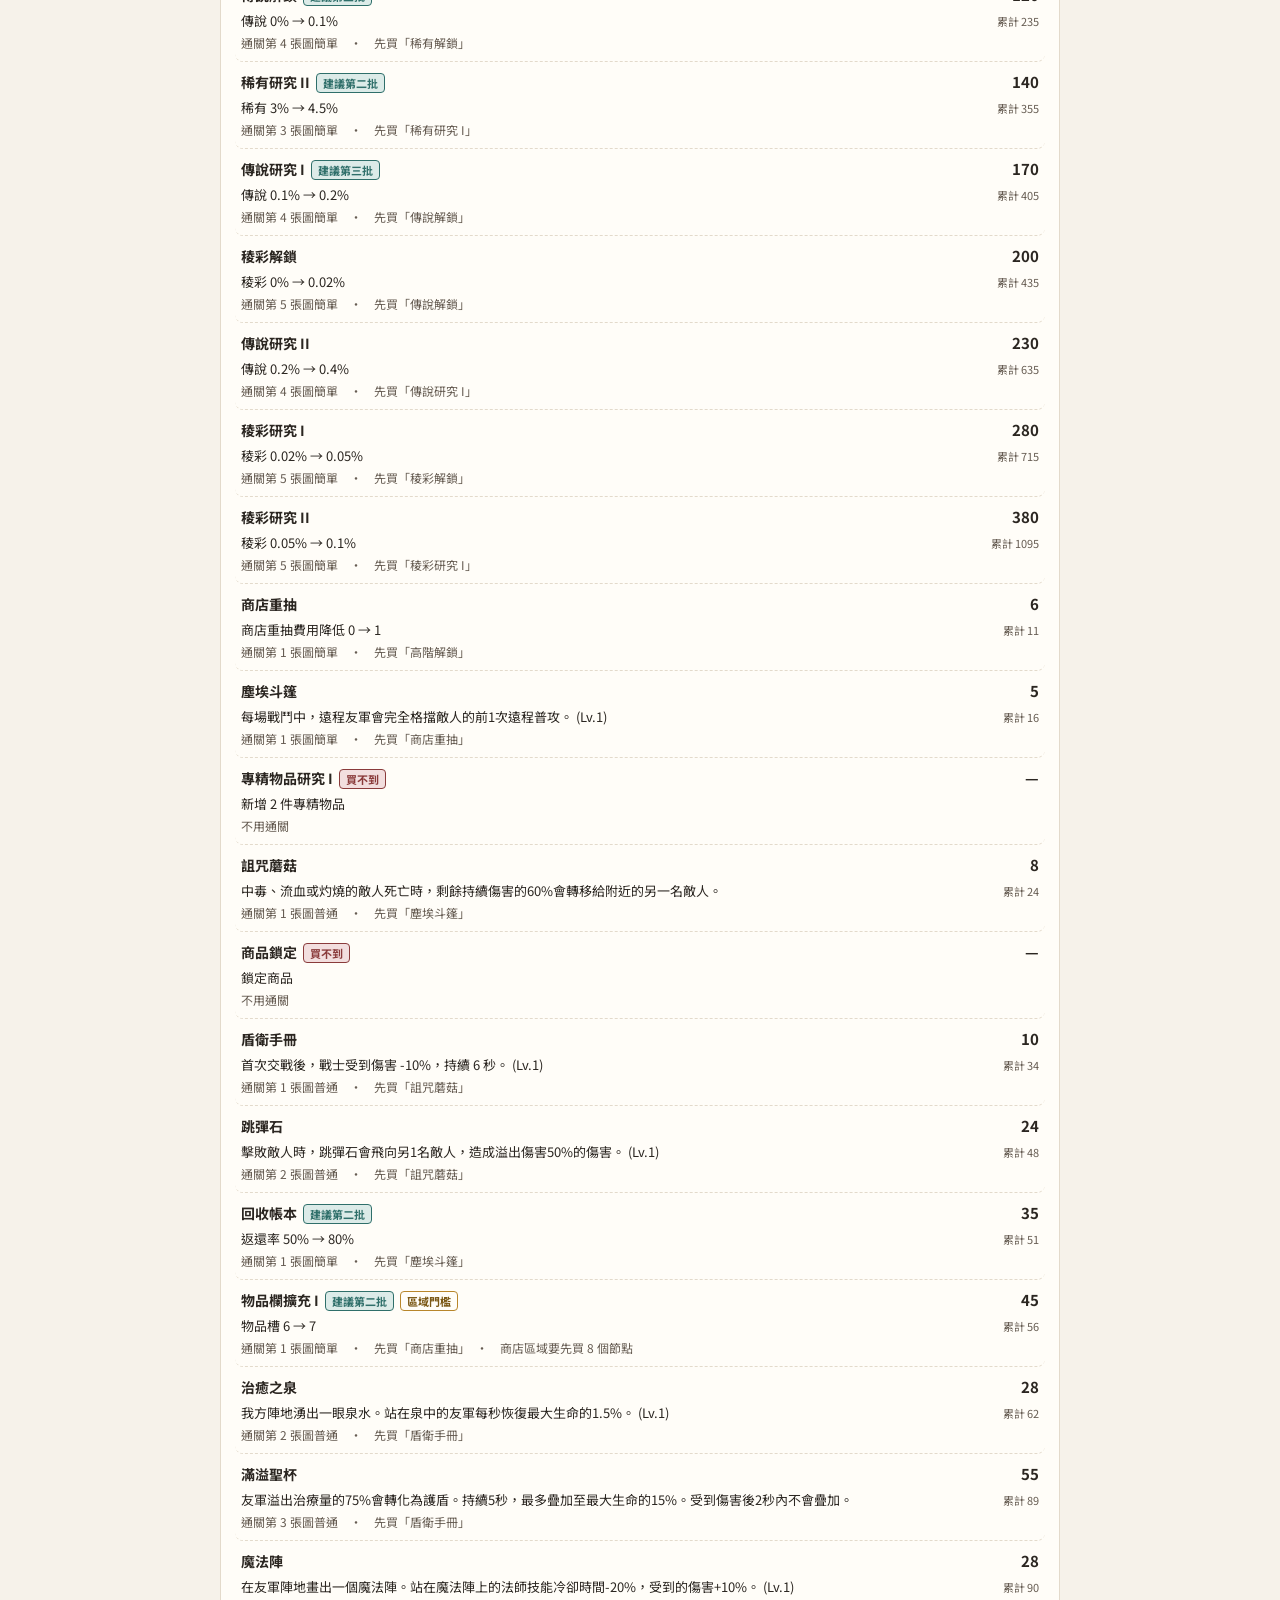
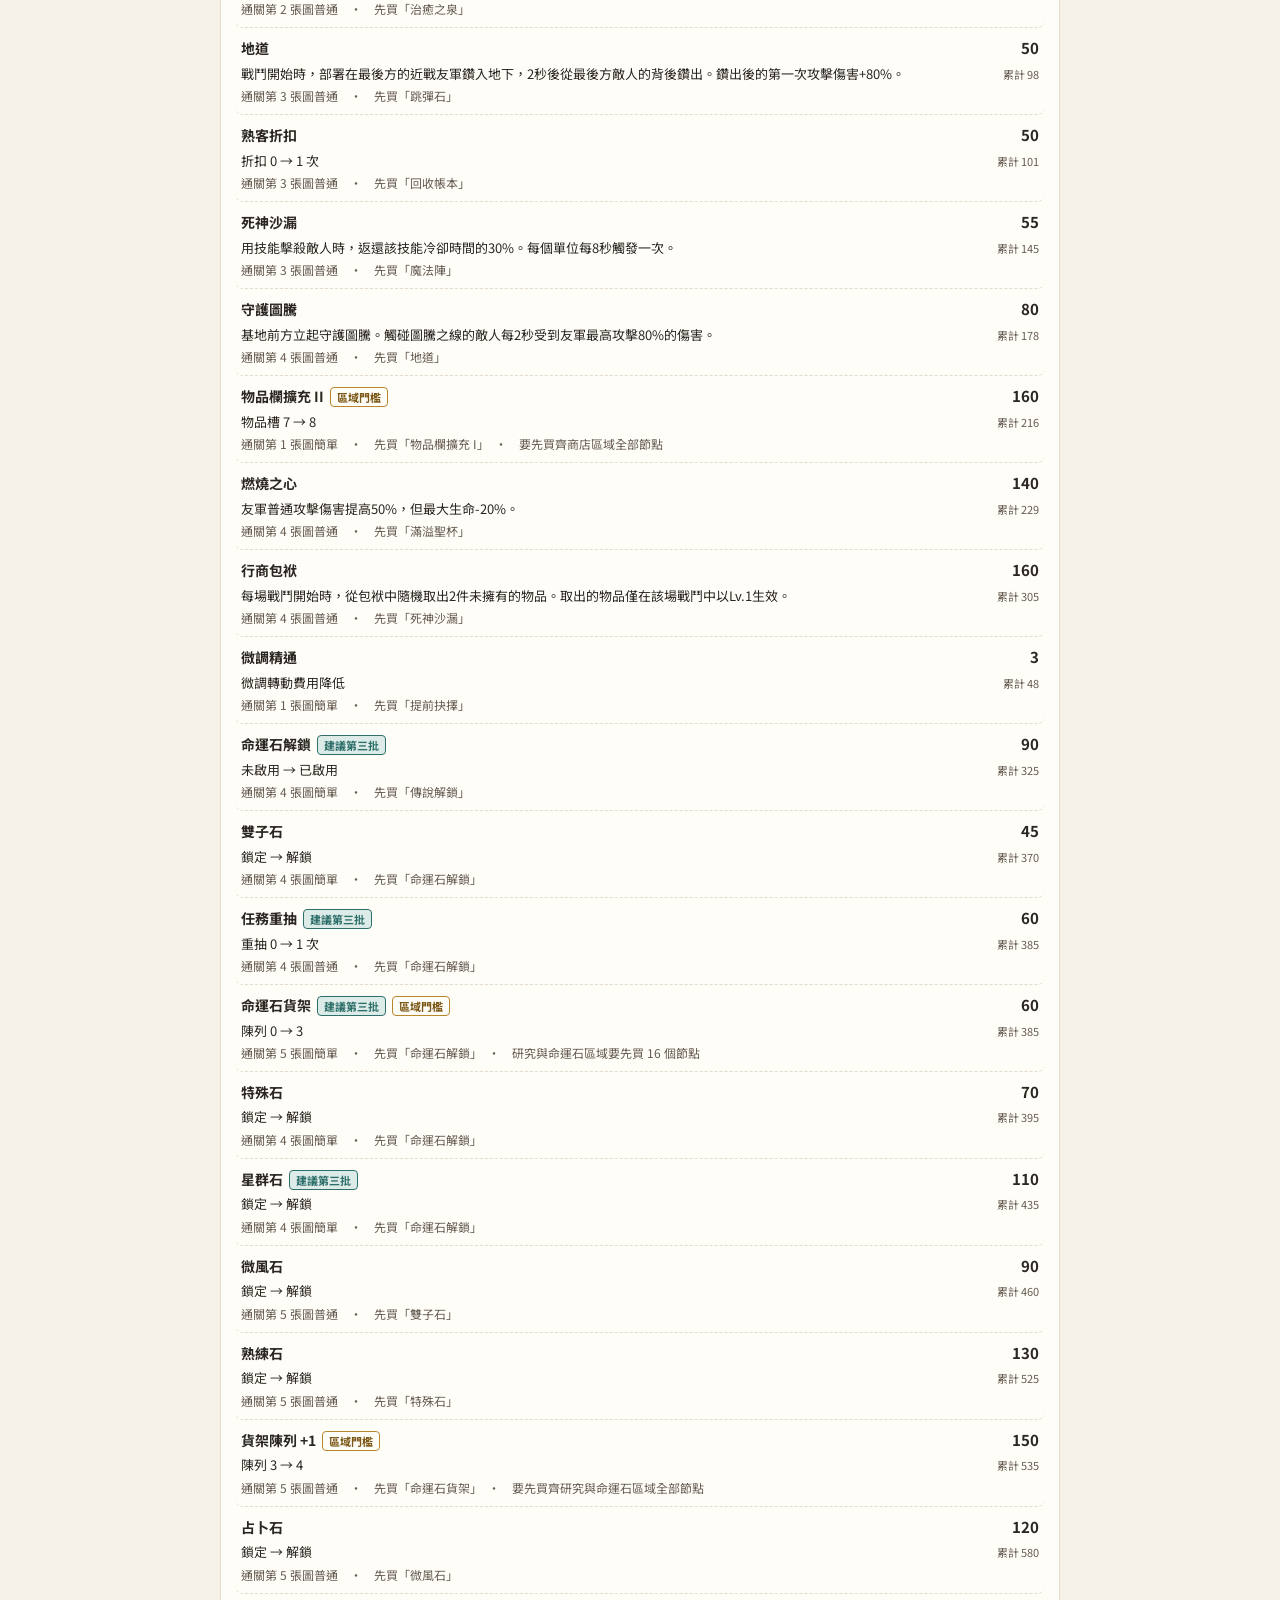
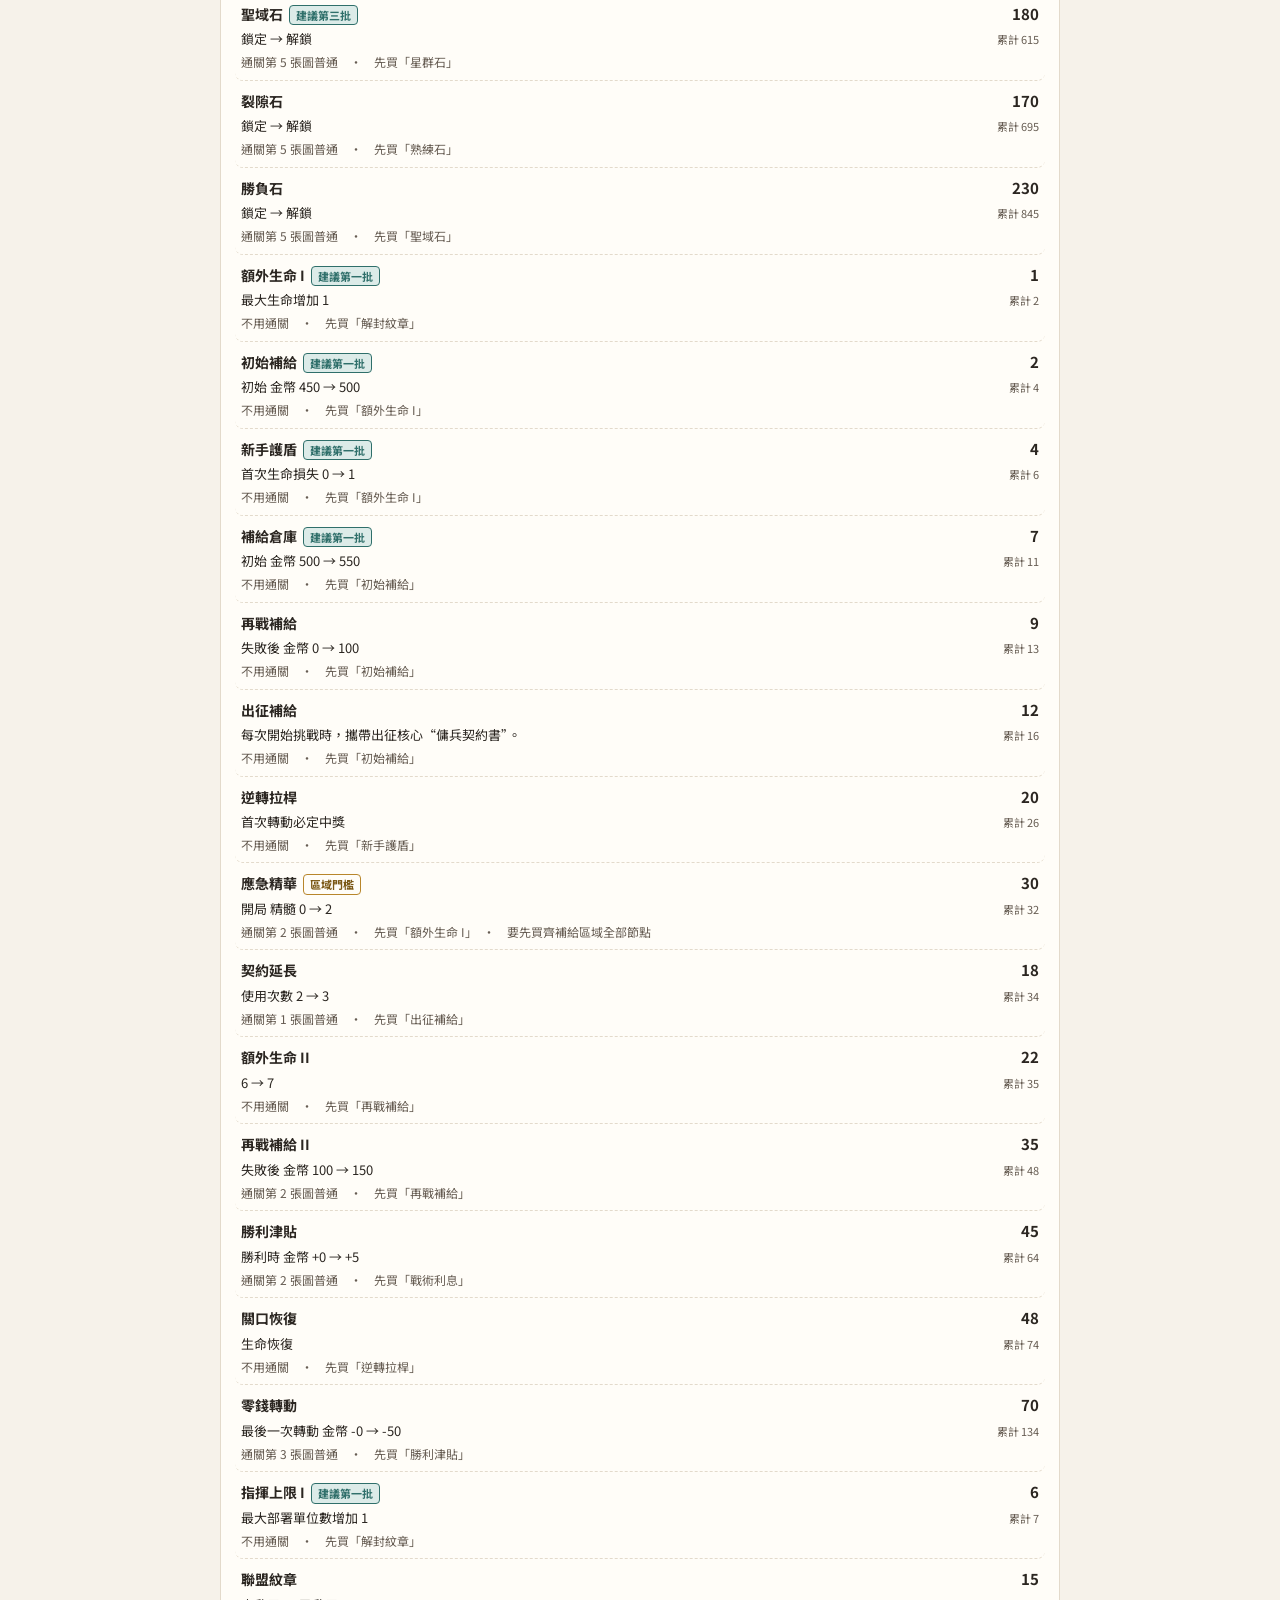
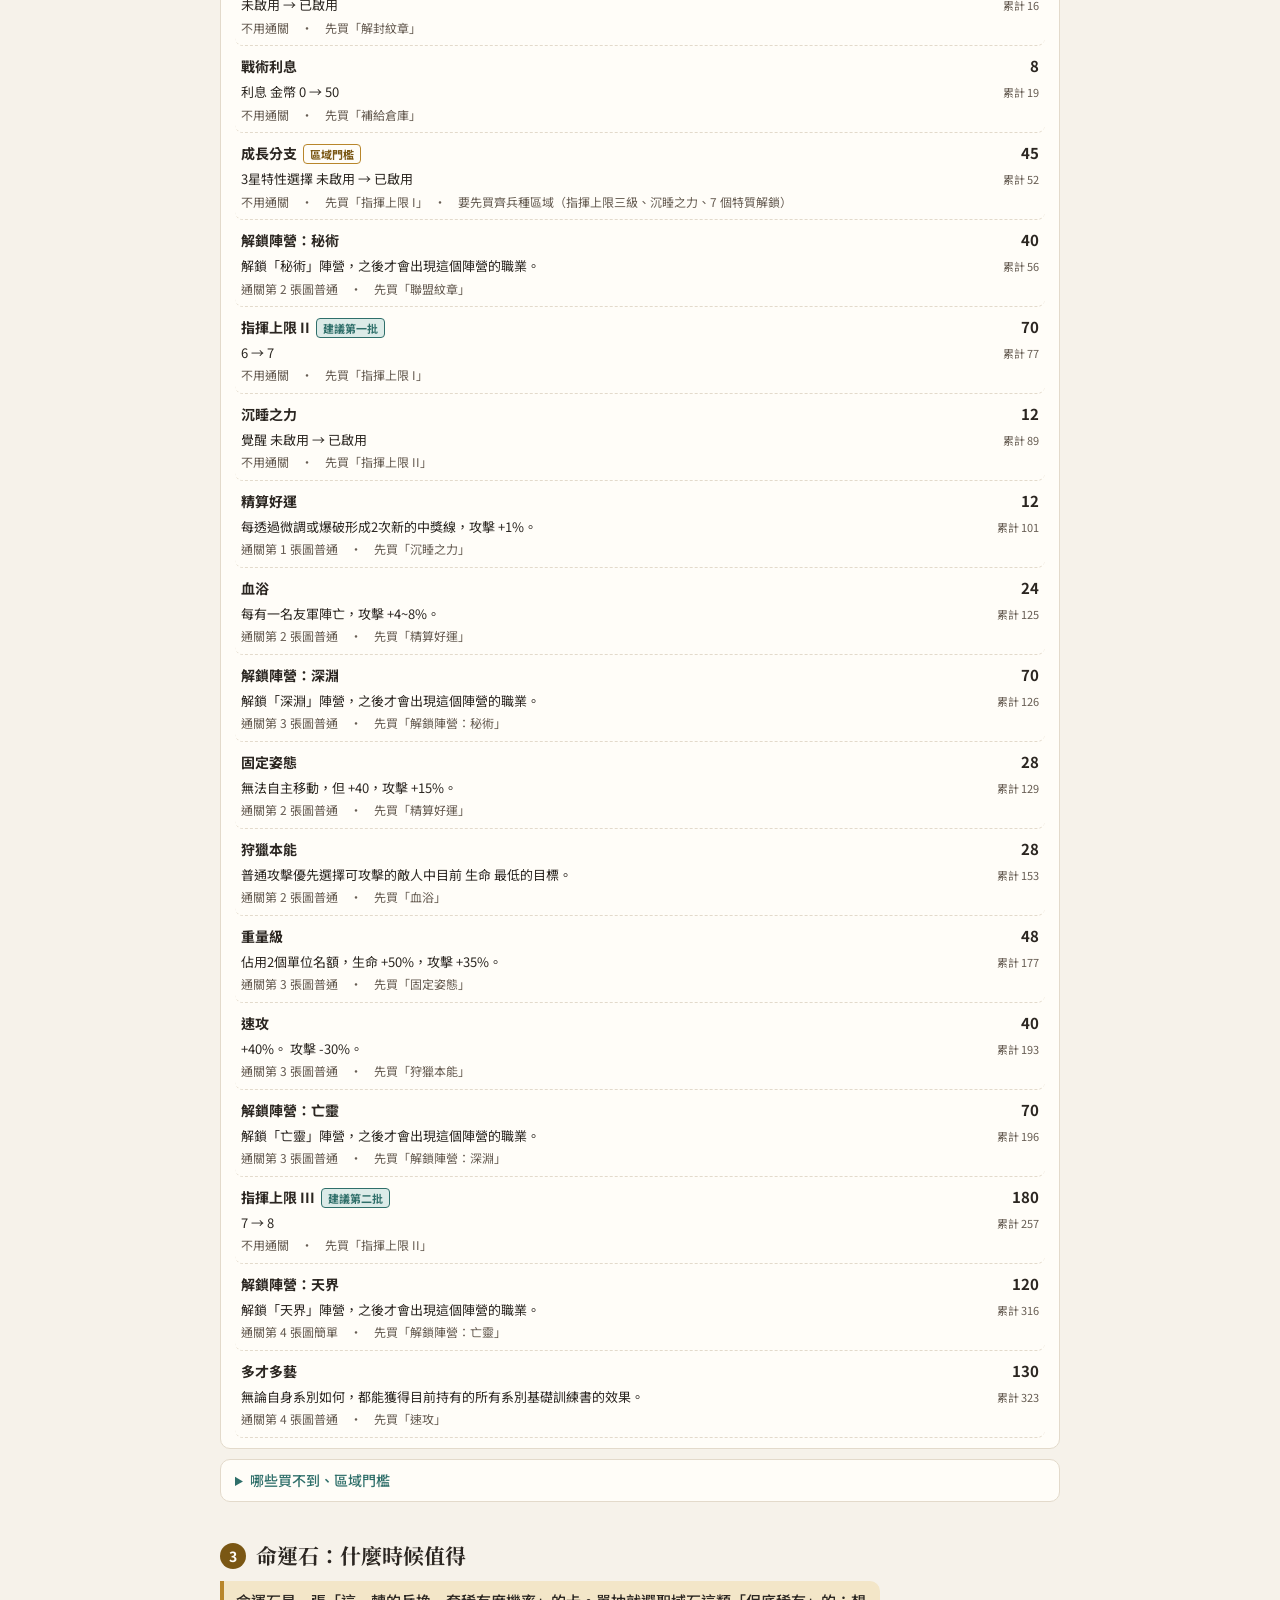
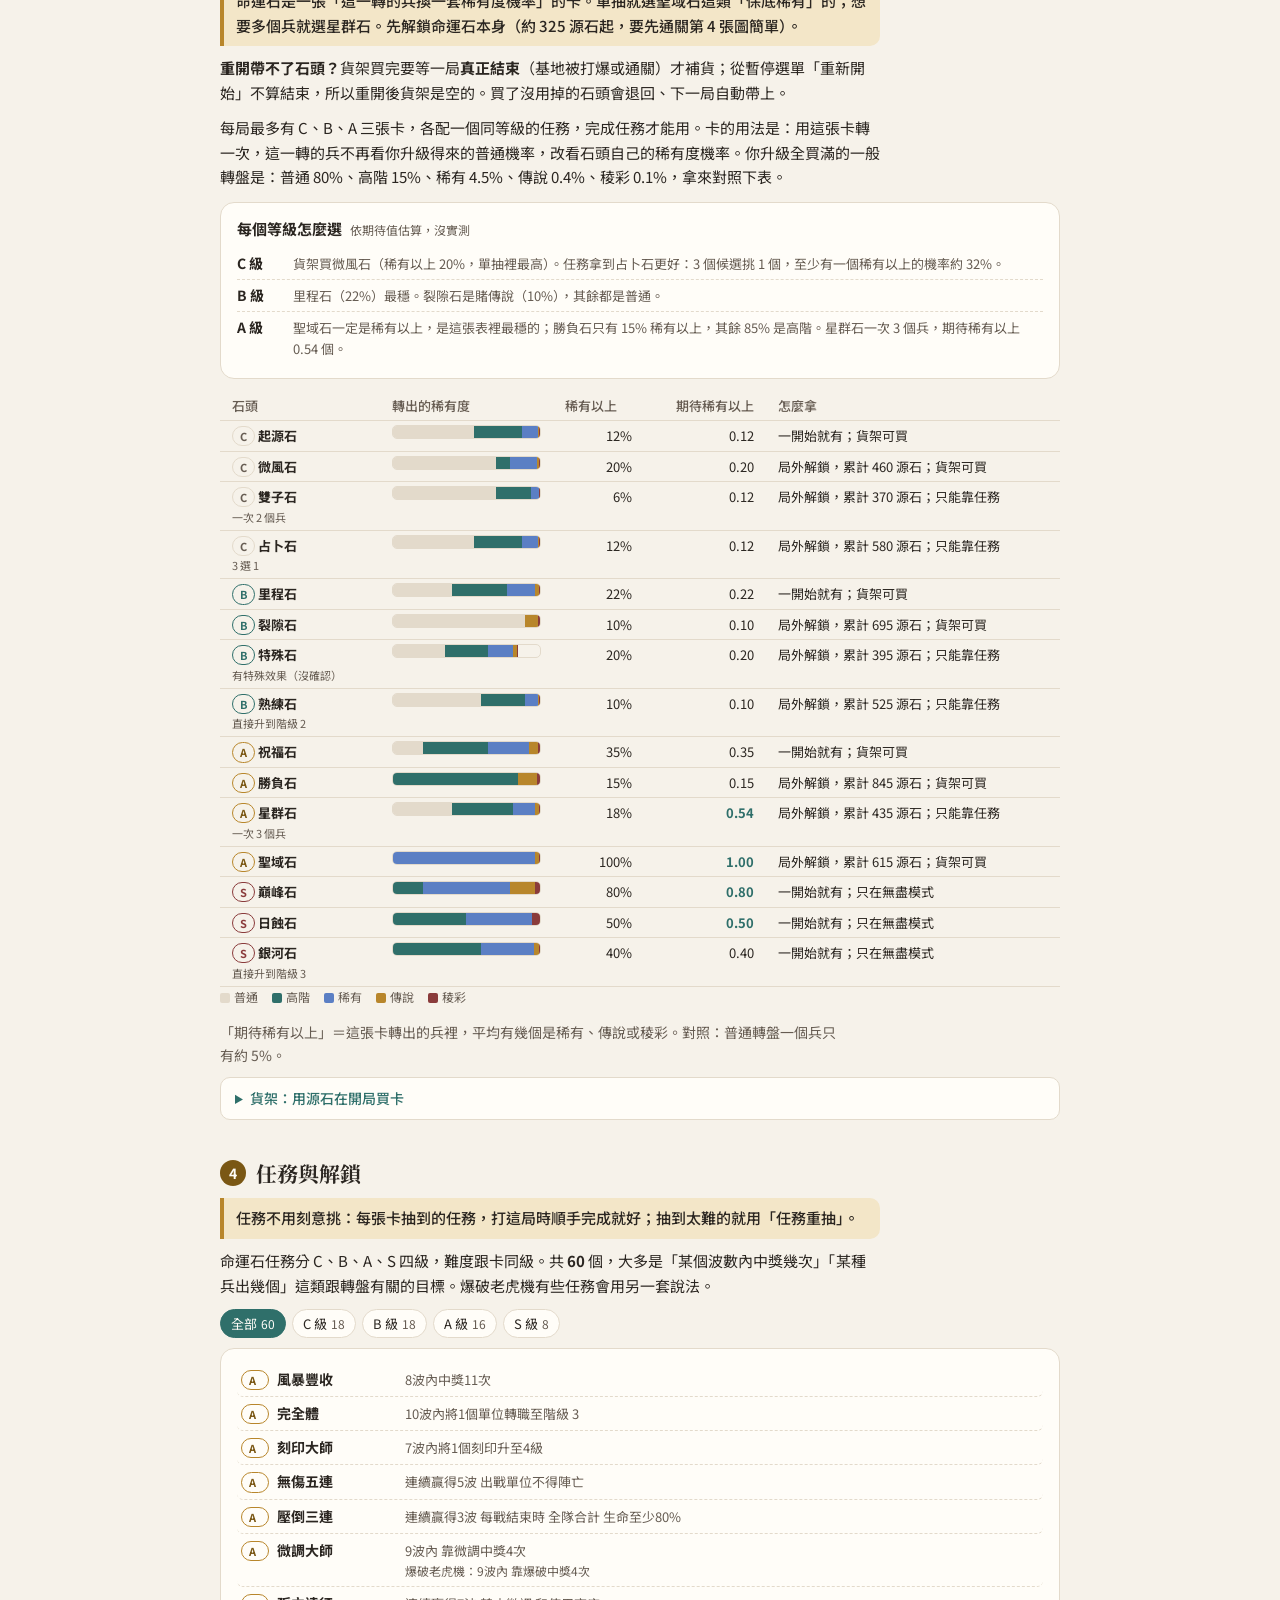
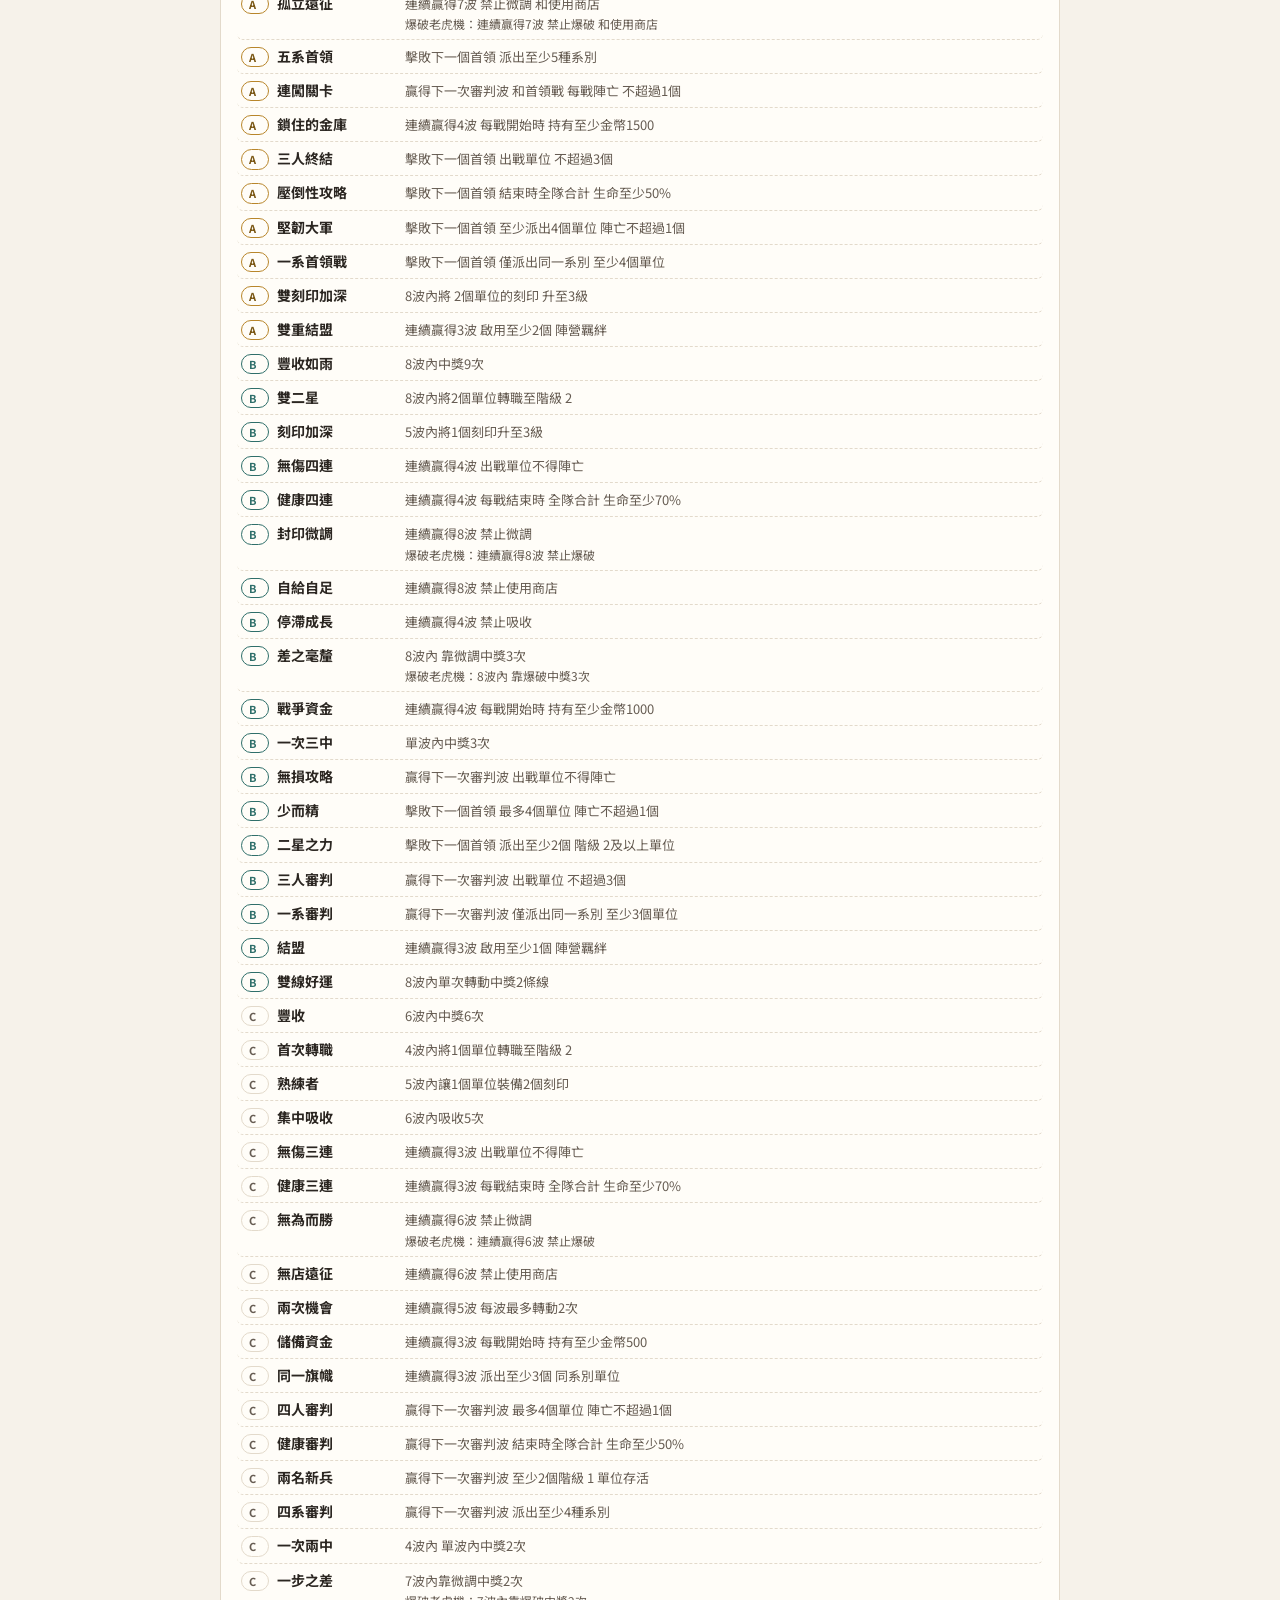
<file: meta.html>
<!doctype html>
<html lang="zh-Hant-TW">
<head>
<meta charset="utf-8">
<meta name="viewport" content="width=device-width, initial-scale=1">
<title>局外：源石怎麼賺、怎麼花 - Slotbound 實用指南</title>
<link rel="preconnect" href="https://fonts.googleapis.com">
<link href="https://fonts.googleapis.com/css2?family=Noto+Sans+TC:wght@400;500;700&family=Noto+Serif+TC:wght@600;700&display=swap" rel="stylesheet">
<link rel="stylesheet" href="style.css?v=1116d">
<link rel="stylesheet" href="css-meta.css?v=1116d">
</head>
<body>
<header class="top">
  <b>Slotbound 實用指南</b>
  <nav>
    <a href="open.html">開局</a>
    <a href="slot.html">轉盤</a>
    <a href="units.html">養兵</a>
    <a href="imprint.html">刻印</a>
    <a href="index.html">升階與羈絆</a>
    <a href="shop.html">商店</a>
    <a href="boss.html">Boss</a>
    <a class="cur" href="meta.html">局外</a>
  </nav>
  <div class="search">
    <input id="q" type="search" placeholder="搜這頁，例如 金牙、聖域石" autocomplete="off">
    <div class="res" id="qres"></div>
  </div>
</header>

<main class="guide">
  <h1>局外：源石該怎麼賺、怎麼花</h1>
  <p class="lead">源石是局外貨幣：打贏關卡的「關口」（每 5 波一個）就給，拿去買永久升級和命運石。這頁照順序回答：哪張圖最好刷、升級先買哪些、命運石值不值、任務和解鎖怎麼跑。</p>
  <nav class="toc">
    <a href="#farm">哪張圖最好刷</a><a href="#buy">升級先買什麼</a><a href="#stone">命運石</a><a href="#quest">任務與解鎖</a>
  </nav>

  <section class="sec" id="farm" data-t="哪張圖最好刷 源石 收益 地圖 難度 倍率 無盡 首次通關 加倍 開闊森林 深邃洞窟 荒原 失落遺蹟 猩紅地獄 冰冷宇宙">
    <h2><span class="no">1</span>哪張圖最好刷</h2>
    <p class="adv">刷源石就去「你打得贏的最難那張圖、最難那個難度」，而且打到底。每波收益是越後面越多，打一半就退很虧。</p>
    <p>每打贏一個關口（第 5、10、15… 波）給「關口數 × 地圖倍率 × 難度倍率」。簡單打到第 10 波、普通 20 波、困難 30 波。地圖倍率是 1、2、4、6、9、13，難度倍率是 1、2、3，所以最後一張圖的困難，一局的收益是第一張圖簡單的 273 倍。<span class="infer">推論</span>遊戲沒寫「哪裡最好刷」，這是把公式算出來的結論。</p>
    <div class="calc panel">
      <div class="calc-in">
        <label for="mapSel">我刷</label>
        <select id="mapSel"></select>
        <select id="diffSel"></select>
        <label for="goal">想存</label>
        <input id="goal" type="number" inputmode="numeric" min="0" step="50" value="1000">
        <span>源石</span>
      </div>
      <p class="calc-out" id="farmOut"></p>
    </div>
    <div class="tblwrap"><table class="mini inc" id="incTbl"></table></div>
    <p class="note">每格上面的大字是「重複刷」一局拿的，下面小字是「第一次打到」那局拿的。</p>
    <details>
      <summary>第一次通關加倍、算法和各個提醒</summary>
      <ul>
        <li>每個「地圖＋難度＋第幾個關口」第一次打贏會多給一份同樣的（等於雙倍），而且記在存檔裡、不會再給。所以每種組合只有第一次是雙倍，之後都是單倍。</li>
        <li>18 種組合全部第一次打通，一共 <b id="firstAll"></b> 源石；局外升級全買（不含兩個買不到的）要 <b id="costAll"></b>。所以光靠第一次不夠，之後要靠重複刷補。</li>
        <li>每波平均：同一張圖，困難大約是普通的 2.1 倍、簡單的 7 倍。<span class="infer">推論</span>遊戲裡沒有寫一局要打幾分鐘，所以「每分鐘」的收益沒法算，只能比每波。</li>
        <li>失敗時已拿到的關口源石有沒有保留，我沒確認。</li>
        <li>無盡模式裡有一種敵人特性（王族）能讓關口源石多 25%；它什麼時候出現沒確認，一般戰役沒看到類似的加成。</li>
      </ul>
    </details>
    <details>
      <summary>無盡模式：前 30 波跟困難一樣，之後源石很少</summary>
      <ul>
        <li>第 1～30 波：關口收益跟「那張圖的困難模式」一樣算（難度倍率固定 3），但<b>沒有第一次加倍</b>。</li>
        <li>第 31 波起：每個關口固定只給 <b>20</b> 源石，不看地圖。第 31 波起戰鬥也會開始計入加時。</li>
        <li>第 40 波是第一個「門」波，第 41 波起算進入深處。<span class="infer">推論</span>這幾個波數是分開的三件事：30（改用循環波表）、40（門波）、41（深處），不是同一個「開始」。</li>
        <li>所以無盡拿來刷源石不划算：第 31 波以後一個關口 20，困難最後一張圖在第 30 波的一個關口就有 234。</li>
        <li>無盡的命運石貨架價格比一般貴（見下一節）。</li>
      </ul>
    </details>
    <details>
      <summary>地圖倍率有 6 個還是 8 個</summary>
      <ul>
        <li>遊戲只有 6 張圖，倍率表是 1、2、4、6、9、13。程式裡另外還留了第 7、8 格（18、24），但沒有第 7、8 張圖，永遠用不到。</li>
        <li>所以上面表格只有 6 列。如果你在別處看到「倍率 8」，那是把這兩格備用的也算進去了。</li>
      </ul>
    </details>
  </section>

  <section class="sec" id="buy" data-t="升級先買什麼 局外升級 源石 價格 推薦 先買 補給 兵種 稀有度 核心 爆破 商店 命運石 區域 通關">
    <h2><span class="no">2</span>局外升級：先買什麼</h2>
    <p class="adv">先買「便宜又整局都吃得到」的：開局金幣、生命、部署上限、高階單位機率、核心重抽。這些加起來大約只要 <b id="firstCost"></b> 源石。</p>
    <p>升級每個只能買一次，要先買它的上一個，部分還要先通關某張圖。下面三批是照「花多少、每一局都用得到嗎」排的建議，順序是我們的判斷，遊戲沒有標先後。<span class="infer">推論</span></p>
    <div class="phases" id="phases"></div>
    <details open>
      <summary>全部升級清單（<span id="upN"></span> 個，可篩選）</summary>
      <div class="ufilter">
        <span id="ufCat"></span>
        <label class="chk"><input type="checkbox" id="ufNow"> 只看現在不用通關就能買的</label>
      </div>
      <p class="note">標籤：「建議第一批」到「第三批」對應上面的三批建議；「區域門檻」＝要先把同一區的幾個節點買齊才能買。</p>
      <div class="ulist" id="ulist"></div>
    </details>
    <details>
      <summary>哪些買不到、區域門檻</summary>
      <ul>
        <li>「專精物品研究 I」和「商品鎖定」在遊戲裡永遠買不到（程式固定回傳不能買），兩個都別等。</li>
        <li>核心 UP、物品欄擴充、命運石貨架、成長分支、應急精華這幾個有「區域門檻」：要先把那個區域的幾個節點買齊才能買。清單裡有標出來。</li>
        <li>「要先通關」是整條路徑上最難的那一個：例如核心 UP 的路上有要通關第 4 張圖（普通難度）的節點。</li>
      </ul>
    </details>
  </section>

  <section class="sec" id="stone" data-t="命運石 解鎖 貨架 補貨 重新開始 帶不了 稀有度 機率 起源石 微風石 雙子石 占卜石 里程石 裂隙石 特殊石 熟練石 祝福石 勝負石 星群石 聖域石 巔峰石 日蝕石 銀河石 稜彩">
    <h2><span class="no">3</span>命運石：什麼時候值得</h2>
    <p class="adv">命運石是一張「這一轉的兵換一套稀有度機率」的卡。單抽就選聖域石這類「保底稀有」的；想要多個兵就選星群石。先解鎖命運石本身（約 325 源石起，要先通關第 4 張圖簡單）。</p>
    <p><b>重開帶不了石頭？</b>貨架買完要等一局<b>真正結束</b>（基地被打爆或通關）才補貨；從暫停選單「重新開始」不算結束，所以重開後貨架是空的。買了沒用掉的石頭會退回、下一局自動帶上。</p>
    <p>每局最多有 C、B、A 三張卡，各配一個同等級的任務，完成任務才能用。卡的用法是：用這張卡轉一次，這一轉的兵不再看你升級得來的普通機率，改看石頭自己的稀有度機率。你升級全買滿的一般轉盤是：普通 80%、高階 15%、稀有 4.5%、傳說 0.4%、稜彩 0.1%，拿來對照下表。</p>
    <div class="phases" id="stoneTip"></div>
    <div class="tblwrap"><table class="mini stn" id="stoneTbl"></table></div>
    <p class="note">「期待稀有以上」＝這張卡轉出的兵裡，平均有幾個是稀有、傳說或稜彩。對照：普通轉盤一個兵只有約 5%。</p>
    <details>
      <summary>貨架：用源石在開局買卡</summary>
      <ul>
        <li>解鎖「命運石貨架」後，開局可以花源石直接買卡，不用等任務。價格看難度：</li>
      </ul>
      <div class="tblwrap"><table class="mini" id="standTbl"></table></div>
      <ul>
        <li>貨架只賣 C、B、A 三級裡「一次轉一個兵、沒有特殊玩法」的石頭，所以雙子石、星群石、占卜石、熟練石、特殊石都買不到，只能靠任務拿。S 級石頭也不在貨架上。</li>
        <li>S 級石頭只在無盡模式出現：配 A 級任務時有一半機率換成 S 級卡。<span class="infer">推論</span>程式的判斷是「無盡模式且 S 級石頭已有可用的」，一般局沒看到出現。</li>
        <li>貨架每次只能買一張，買完就是「已售出」。要等一局<b>真正結束</b>才補貨：基地被打爆，或打到通關。從暫停選單按「重新開始」、或開新局蓋掉舊存檔，都不算結束，所以重開後貨架還是空的。</li>
        <li>買了但還沒用掉的石頭不會白花：重開或蓋掉舊局時會退回來，下一局自動帶上，不用再付源石。用掉了才算花掉。<span class="infer">推論</span>照程式流程讀的，沒實際進遊戲試。</li>
        <li>沒買「稜彩解鎖」之前，所有石頭轉出稜彩的機率會自動併進傳說，不會浪費。</li>
        <li>特殊石有額外的特殊效果（程式裡有一個 0.15 的設定），具體做什麼沒確認，文字說明也是空的。</li>
      </ul>
    </details>
  </section>

  <section class="sec" id="quest" data-t="任務 解鎖 命運石任務 通關 前置 區域門檻 重抽 C級 B級 A級 S級 難度">
    <h2><span class="no">4</span>任務與解鎖</h2>
    <p class="adv">任務不用刻意挑：每張卡抽到的任務，打這局時順手完成就好；抽到太難的就用「任務重抽」。</p>
    <p>命運石任務分 C、B、A、S 四級，難度跟卡同級。共 <b id="qN"></b> 個，大多是「某個波數內中獎幾次」「某種兵出幾個」這類跟轉盤有關的目標。爆破老虎機有些任務會用另一套說法。</p>
    <div class="qfilter"><span id="qfG"></span></div>
    <div class="qlist panel" id="qlist"></div>
    <details>
      <summary>局外升級怎麼解鎖：通關和區域</summary>
      <ul>
        <li>每個升級有三種門：①先買上一個；②先通關某張圖的某個難度；③部分升級要先把整個區域買齊。</li>
        <li>額外生命、初始補給、指揮上限這幾個完全不用通關，第一局打完就能買；高階單位、核心重抽、金牙這幾個要先通關第 1 張圖簡單。</li>
        <li>稀有研究要先通關第 3 張圖簡單；傳說研究要第 4 張圖簡單；稜彩研究要第 5 張圖簡單；命運石要第 4 張圖簡單。</li>
        <li>爆破老虎機和它的專屬核心要先通關第 2 張圖普通；最貴的「爆爆莓」要通關第 4 張圖普通。</li>
        <li>更精確的每個升級的門檻，看上面「全部升級清單」每列的「要先通關」。</li>
      </ul>
    </details>
  </section>

  <p class="src-note">資料來源：遊戲程式（反編譯）和遊戲內繁中文字。標「推論」的是我們從數字推出來的，不是遊戲寫明的。收益用程式公式算出，沒有實際打過驗證。</p>
</main>

<script src="data/meta_data.js?v=1116d"></script>
<script src="meta.js?v=1116d"></script>
</body>
</html>
</file>
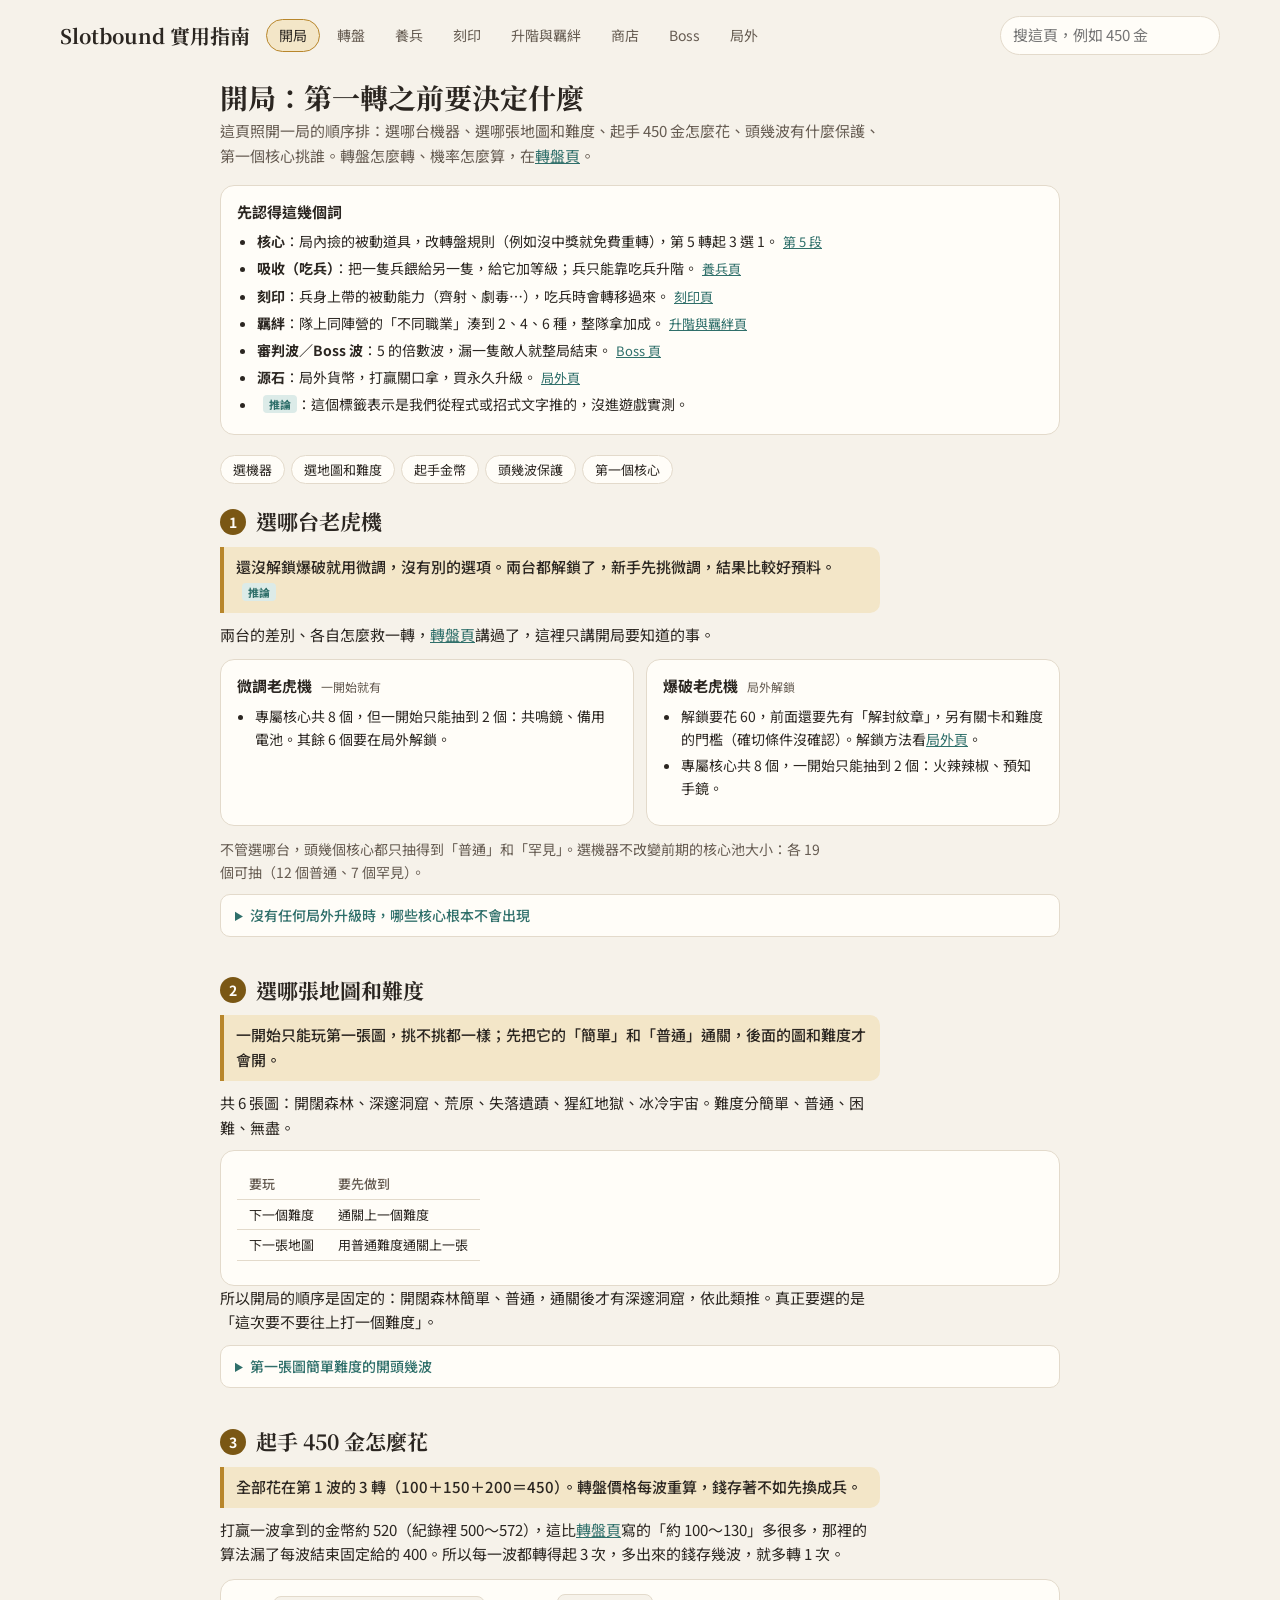
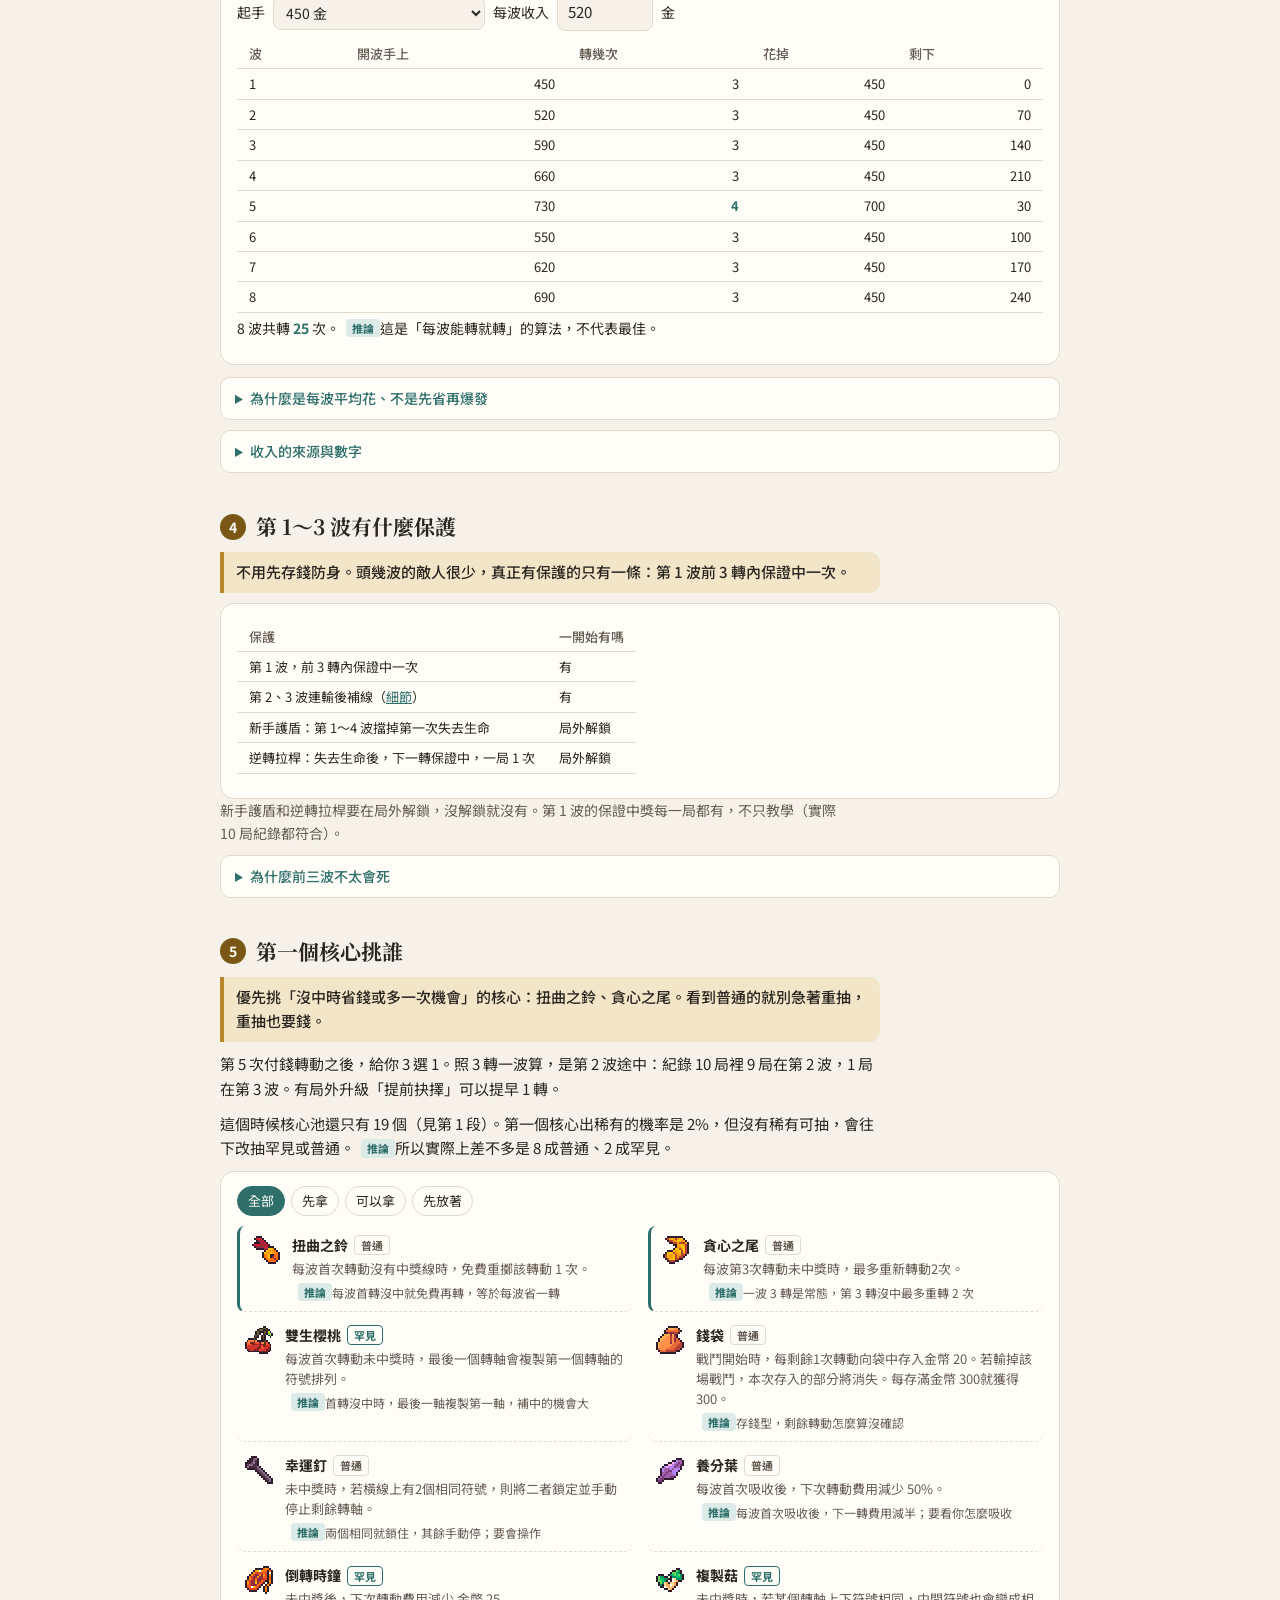
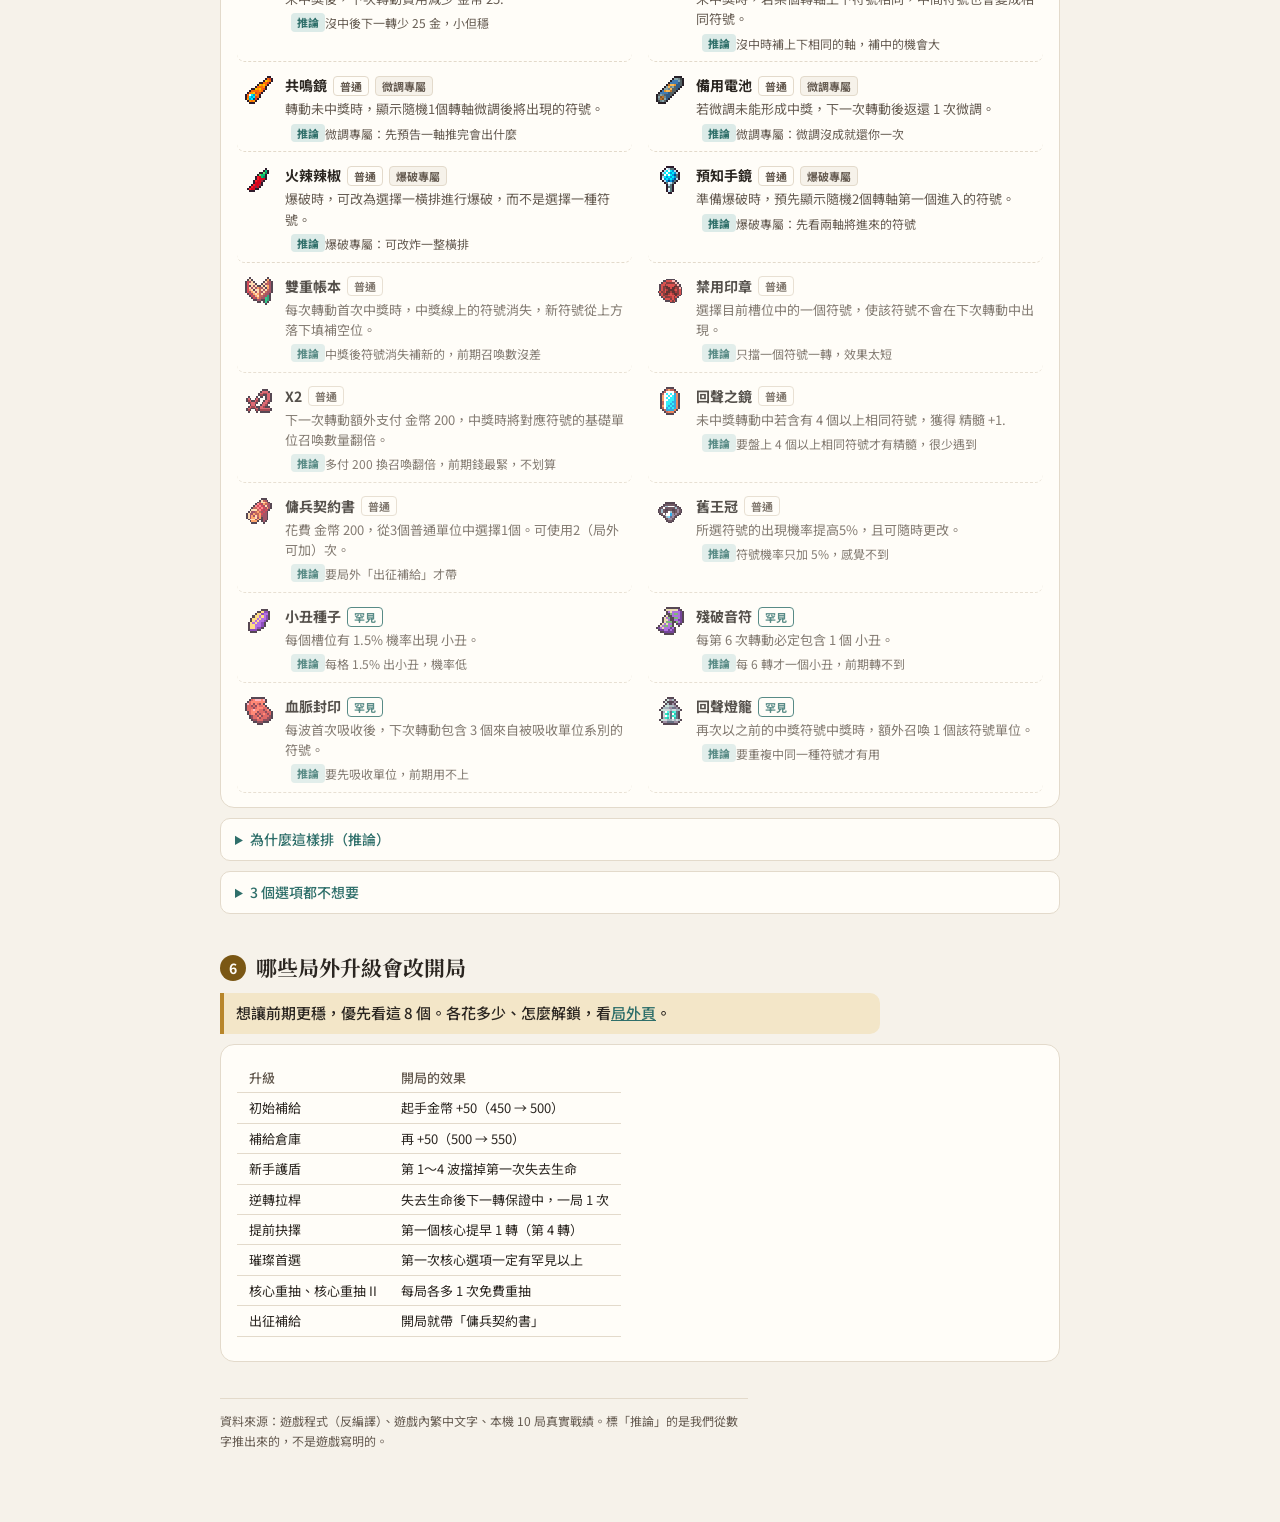
<file: open.html>
<!doctype html>
<html lang="zh-Hant-TW">
<head>
<meta charset="utf-8">
<meta name="viewport" content="width=device-width, initial-scale=1">
<title>開局｜Slotbound 實用指南</title>
<link rel="preconnect" href="https://fonts.googleapis.com">
<link href="https://fonts.googleapis.com/css2?family=Noto+Sans+TC:wght@400;500;700&family=Noto+Serif+TC:wght@600;700&display=swap" rel="stylesheet">
<link rel="stylesheet" href="style.css?v=1116d">
<link rel="stylesheet" href="css-open.css?v=1116d">
</head>
<body>
<header class="top">
  <b>Slotbound 實用指南</b>
  <nav>
    <a class="cur" href="open.html">開局</a>
    <a href="slot.html">轉盤</a>
    <a href="units.html">養兵</a>
    <a href="imprint.html">刻印</a>
    <a href="index.html">升階與羈絆</a>
    <a href="shop.html">商店</a>
    <a href="boss.html">Boss</a>
    <a href="meta.html">局外</a>
  </nav>
  <div class="search">
    <input id="q" type="search" placeholder="搜這頁，例如 450 金" autocomplete="off">
    <div class="res" id="qres"></div>
  </div>
</header>

<main class="guide">
  <h1>開局：第一轉之前要決定什麼</h1>
  <p class="lead">這頁照開一局的順序排：選哪台機器、選哪張地圖和難度、起手 450 金怎麼花、頭幾波有什麼保護、第一個核心挑誰。轉盤怎麼轉、機率怎麼算，在<a href="slot.html">轉盤頁</a>。</p>
  <div class="panel gloss">
    <h3>先認得這幾個詞</h3>
    <ul>
      <li><b>核心</b>：局內撿的被動道具，改轉盤規則（例如沒中獎就免費重轉），第 5 轉起 3 選 1。<a href="#first">第 5 段</a></li>
      <li><b>吸收（吃兵）</b>：把一隻兵餵給另一隻，給它加等級；兵只能靠吃兵升階。<a href="units.html">養兵頁</a></li>
      <li><b>刻印</b>：兵身上帶的被動能力（齊射、劇毒…），吃兵時會轉移過來。<a href="imprint.html">刻印頁</a></li>
      <li><b>羈絆</b>：隊上同陣營的「不同職業」湊到 2、4、6 種，整隊拿加成。<a href="index.html">升階與羈絆頁</a></li>
      <li><b>審判波／Boss 波</b>：5 的倍數波，漏一隻敵人就整局結束。<a href="boss.html#sudden">Boss 頁</a></li>
      <li><b>源石</b>：局外貨幣，打贏關口拿，買永久升級。<a href="meta.html">局外頁</a></li>
      <li><span class="infer">推論</span>：這個標籤表示是我們從程式或招式文字推的，沒進遊戲實測。</li>
    </ul>
  </div>
  <nav class="toc">
    <a href="#machine">選機器</a><a href="#map">選地圖和難度</a><a href="#gold">起手金幣</a><a href="#safe">頭幾波保護</a><a href="#first">第一個核心</a>
  </nav>

  <section class="sec" id="machine" data-t="選機器 老虎機 微調 爆破 專屬核心 解鎖 預設">
    <h2><span class="no">1</span>選哪台老虎機</h2>
    <p class="adv">還沒解鎖爆破就用微調，沒有別的選項。兩台都解鎖了，新手先挑微調，結果比較好預料。<span class="infer">推論</span></p>
    <p>兩台的差別、各自怎麼救一轉，<a href="slot.html#assist">轉盤頁</a>講過了，這裡只講開局要知道的事。</p>
    <div class="machines">
      <div class="panel mach">
        <h3>微調老虎機 <small>一開始就有</small></h3>
        <ul>
          <li>專屬核心共 8 個，但一開始只能抽到 2 個：共鳴鏡、備用電池。其餘 6 個要在局外解鎖。</li>
        </ul>
      </div>
      <div class="panel mach">
        <h3>爆破老虎機 <small>局外解鎖</small></h3>
        <ul>
          <li>解鎖要花 60，前面還要先有「解封紋章」，另有關卡和難度的門檻（確切條件沒確認）。解鎖方法看<a href="meta.html">局外頁</a>。</li>
          <li>專屬核心共 8 個，一開始只能抽到 2 個：火辣辣椒、預知手鏡。</li>
        </ul>
      </div>
    </div>
    <p class="note">不管選哪台，頭幾個核心都只抽得到「普通」和「罕見」。選機器不改變前期的核心池大小：各 19 個可抽（12 個普通、7 個罕見）。</p>
    <details>
      <summary>沒有任何局外升級時，哪些核心根本不會出現</summary>
      <p>以下 26 個要局外解鎖才會進核心池。稀有和傳說核心全部在裡面，所以前期不用期待抽到稀有以上。</p>
      <div class="lockedlist" id="lockedList"></div>
      <p class="note">解鎖要花多少、先解哪個，看<a href="meta.html">局外頁</a>。</p>
    </details>
  </section>

  <section class="sec" id="map" data-t="選地圖 難度 關卡 開闊森林 深邃洞窟 荒原 失落遺蹟 猩紅地獄 冰冷宇宙 簡單 普通 困難 無盡 解鎖">
    <h2><span class="no">2</span>選哪張地圖和難度</h2>
    <p class="adv">一開始只能玩第一張圖，挑不挑都一樣；先把它的「簡單」和「普通」通關，後面的圖和難度才會開。</p>
    <p>共 6 張圖：開闊森林、深邃洞窟、荒原、失落遺蹟、猩紅地獄、冰冷宇宙。難度分簡單、普通、困難、無盡。</p>
    <div class="panel">
      <table class="mini">
        <thead><tr><th>要玩</th><th>要先做到</th></tr></thead>
        <tbody>
          <tr><td>下一個難度</td><td>通關上一個難度</td></tr>
          <tr><td>下一張地圖</td><td>用普通難度通關上一張</td></tr>
        </tbody>
      </table>
    </div>
    <p>所以開局的順序是固定的：開闊森林簡單、普通，通關後才有深邃洞窟，依此類推。真正要選的是「這次要不要往上打一個難度」。</p>
    <details>
      <summary>第一張圖簡單難度的開頭幾波</summary>
      <table class="mini">
        <thead><tr><th>波數</th><th>敵人</th></tr></thead>
        <tbody>
          <tr><td>第 1 波</td><td>1 隻哥布林（血量 45）</td></tr>
          <tr><td>第 2 波</td><td>2 隻哥布林</td></tr>
        </tbody>
      </table>
      <ul><li>其他地圖和難度的開頭幾波沒確認。</li><li>每張圖打贏能拿多少、值不值得換圖，看<a href="meta.html">局外頁</a>。</li></ul>
    </details>
  </section>

  <section class="sec" id="gold" data-t="起手金幣 450 金 轉幾次 收入 每波收入 存錢 預算">
    <h2><span class="no">3</span>起手 450 金怎麼花</h2>
    <p class="adv">全部花在第 1 波的 3 轉（100＋150＋200＝450）。轉盤價格每波重算，錢存著不如先換成兵。</p>
    <p>打贏一波拿到的金幣約 520（紀錄裡 500～572），這比<a href="slot.html#spins">轉盤頁</a>寫的「約 100～130」多很多，那裡的算法漏了每波結束固定給的 400。所以每一波都轉得起 3 次，多出來的錢存幾波，就多轉 1 次。</p>
    <div class="calc panel">
      <div class="calc-in">
        <label for="sg">起手</label>
        <select id="sg"><option value="450">450 金</option><option value="500">500 金（有「初始補給」）</option><option value="550">550 金（再加「補給倉庫」）</option></select>
        <label for="inc">每波收入</label>
        <input id="inc" type="number" inputmode="numeric" min="0" step="10" value="520">
        <span>金</span>
      </div>
      <div class="tblwrap"><table class="mini" id="plan"></table></div>
      <p class="calc-out" id="planOut"></p>
    </div>
    <details>
      <summary>為什麼是每波平均花、不是先省再爆發</summary>
      <ul>
        <li>連轉 k 次要花 25k²＋75k 金：1 轉 100、2 轉 250、3 轉 450、4 轉 700、5 轉 1,000。轉越多越貴，平均分給每一波最便宜。</li>
        <li>上面的表是「每波能轉幾次就轉幾次」的算法。真實紀錄 10 局裡，第 1～4 波的轉動次數中位數是 3、3、4、3，跟表很接近。</li>
        <li>前 3 轉內有保證中獎，所以第 1 波轉滿 3 轉通常不會一條線都沒有。</li>
        <li><span class="infer">推論</span>前期每個兵都在換更多的兵，拖到後面才轉，等於讓前幾波少一批兵。</li>
      </ul>
    </details>
    <details>
      <summary>收入的來源與數字</summary>
      <ul>
        <li>每波結束，程式固定給 400；打贏還會再加一些。紀錄裡打贏一波總共拿 500～572，中位數 523（162 波）。</li>
        <li>打輸的波收入沒有統計，不確定。</li>
        <li>起手 450 是基本值，局外升級最多加到 550。</li>
      </ul>
    </details>
  </section>

  <section class="sec" id="safe" data-t="頭幾波保護 第1波 第2波 第3波 新手護盾 逆轉拉桿 保證中獎 生命">
    <h2><span class="no">4</span>第 1～3 波有什麼保護</h2>
    <p class="adv">不用先存錢防身。頭幾波的敵人很少，真正有保護的只有一條：第 1 波前 3 轉內保證中一次。</p>
    <div class="panel">
      <table class="mini">
        <thead><tr><th>保護</th><th>一開始有嗎</th></tr></thead>
        <tbody>
          <tr><td>第 1 波，前 3 轉內保證中一次</td><td>有</td></tr>
          <tr><td>第 2、3 波連輸後補線（<a href="slot.html#pity">細節</a>）</td><td>有</td></tr>
          <tr><td>新手護盾：第 1～4 波擋掉第一次失去生命</td><td>局外解鎖</td></tr>
          <tr><td>逆轉拉桿：失去生命後，下一轉保證中，一局 1 次</td><td>局外解鎖</td></tr>
        </tbody>
      </table>
    </div>
    <p class="note">新手護盾和逆轉拉桿要在局外解鎖，沒解鎖就沒有。第 1 波的保證中獎每一局都有，不只教學（實際 10 局紀錄都符合）。</p>
    <details>
      <summary>為什麼前三波不太會死</summary>
      <ul>
        <li>第一張圖簡單難度，第 1 波只有 1 隻哥布林，第 2 波 2 隻。第 1 波 3 轉的保證，加上起手 3 轉，通常至少有 1 個兵擋。<span class="infer">推論</span></li>
        <li>其他地圖和難度的頭幾波沒確認，這句只對第一張圖簡單難度成立。</li>
        <li>生命基礎值沒直接看到，從升級「額外生命」寫的「6 → 7」往回推，沒升級時大約 5。<span class="infer">推論</span></li>
      </ul>
    </details>
  </section>

  <section class="sec" id="first" data-t="第一個核心 第5轉 核心 挑哪個 3選1 重抽 貪心之尾 扭曲之鈴 倒轉時鐘">
    <h2><span class="no">5</span>第一個核心挑誰</h2>
    <p class="adv">優先挑「沒中時省錢或多一次機會」的核心：扭曲之鈴、貪心之尾。看到普通的就別急著重抽，重抽也要錢。</p>
    <p>第 5 次付錢轉動之後，給你 3 選 1。照 3 轉一波算，是第 2 波途中：紀錄 10 局裡 9 局在第 2 波，1 局在第 3 波。有局外升級「提前抉擇」可以提早 1 轉。</p>
    <p>這個時候核心池還只有 19 個（見第 1 段）。第一個核心出稀有的機率是 2%，但沒有稀有可抽，會往下改抽罕見或普通。<span class="infer">推論</span>所以實際上差不多是 8 成普通、2 成罕見。</p>
    <div class="panel">
      <div class="tierhd" id="tierHd"></div>
      <div class="clist" id="firstList"></div>
    </div>
    <details>
      <summary>為什麼這樣排（推論）</summary>
      <ul>
        <li>一波轉 3 次是常態（見上一段），所以「每波第 3 次轉動沒中，最多重轉 2 次」的貪心之尾幾乎每波都用得上。</li>
        <li>扭曲之鈴每波首轉沒中就免費再轉 1 次，等於每波省下一次花費。</li>
        <li>倒轉時鐘只是省錢，金額小，排在第二層。金牙省得更多，但要局外解鎖，前期抽不到。</li>
        <li>錢袋要看「剩餘轉動次數」怎麼算，遊戲字面沒寫清楚，沒確認。</li>
        <li>以上是照核心文字和每波 3 轉的事實推的，沒有實測勝率。</li>
      </ul>
    </details>
    <details>
      <summary>3 個選項都不想要</summary>
      <ul>
        <li>花錢重抽：第一次 1，之後每次多 1。局外升級「核心重抽」、「核心重抽 II」各給 1 次免費。</li>
        <li>也可以選擇不拿。略過之後下次什麼時候再給，沒確認。</li>
        <li>局外升級「璀璨首選」讓第一次的 3 個選項裡一定有 1 個罕見以上，「餘暉」讓第二次也有。</li>
      </ul>
    </details>
  </section>

  <section class="sec" id="meta" data-t="局外升級 開局 加成 提前抉擇 初始補給 出征補給">
    <h2><span class="no">6</span>哪些局外升級會改開局</h2>
    <p class="adv">想讓前期更穩，優先看這 8 個。各花多少、怎麼解鎖，看<a href="meta.html">局外頁</a>。</p>
    <div class="panel">
      <table class="mini">
        <thead><tr><th>升級</th><th>開局的效果</th></tr></thead>
        <tbody>
          <tr><td>初始補給</td><td>起手金幣 +50（450 → 500）</td></tr>
          <tr><td>補給倉庫</td><td>再 +50（500 → 550）</td></tr>
          <tr><td>新手護盾</td><td>第 1～4 波擋掉第一次失去生命</td></tr>
          <tr><td>逆轉拉桿</td><td>失去生命後下一轉保證中，一局 1 次</td></tr>
          <tr><td>提前抉擇</td><td>第一個核心提早 1 轉（第 4 轉）</td></tr>
          <tr><td>璀璨首選</td><td>第一次核心選項一定有罕見以上</td></tr>
          <tr><td>核心重抽、核心重抽 II</td><td>每局各多 1 次免費重抽</td></tr>
          <tr><td>出征補給</td><td>開局就帶「傭兵契約書」</td></tr>
        </tbody>
      </table>
    </div>
  </section>

  <p class="src-note">資料來源：遊戲程式（反編譯）、遊戲內繁中文字、本機 10 局真實戰績。標「推論」的是我們從數字推出來的，不是遊戲寫明的。</p>
</main>

<script src="data/cores.js?v=1116d"></script>
<script src="data/open-data.js?v=1116d"></script>
<script src="open.js?v=1116d"></script>
</body>
</html>
</file>
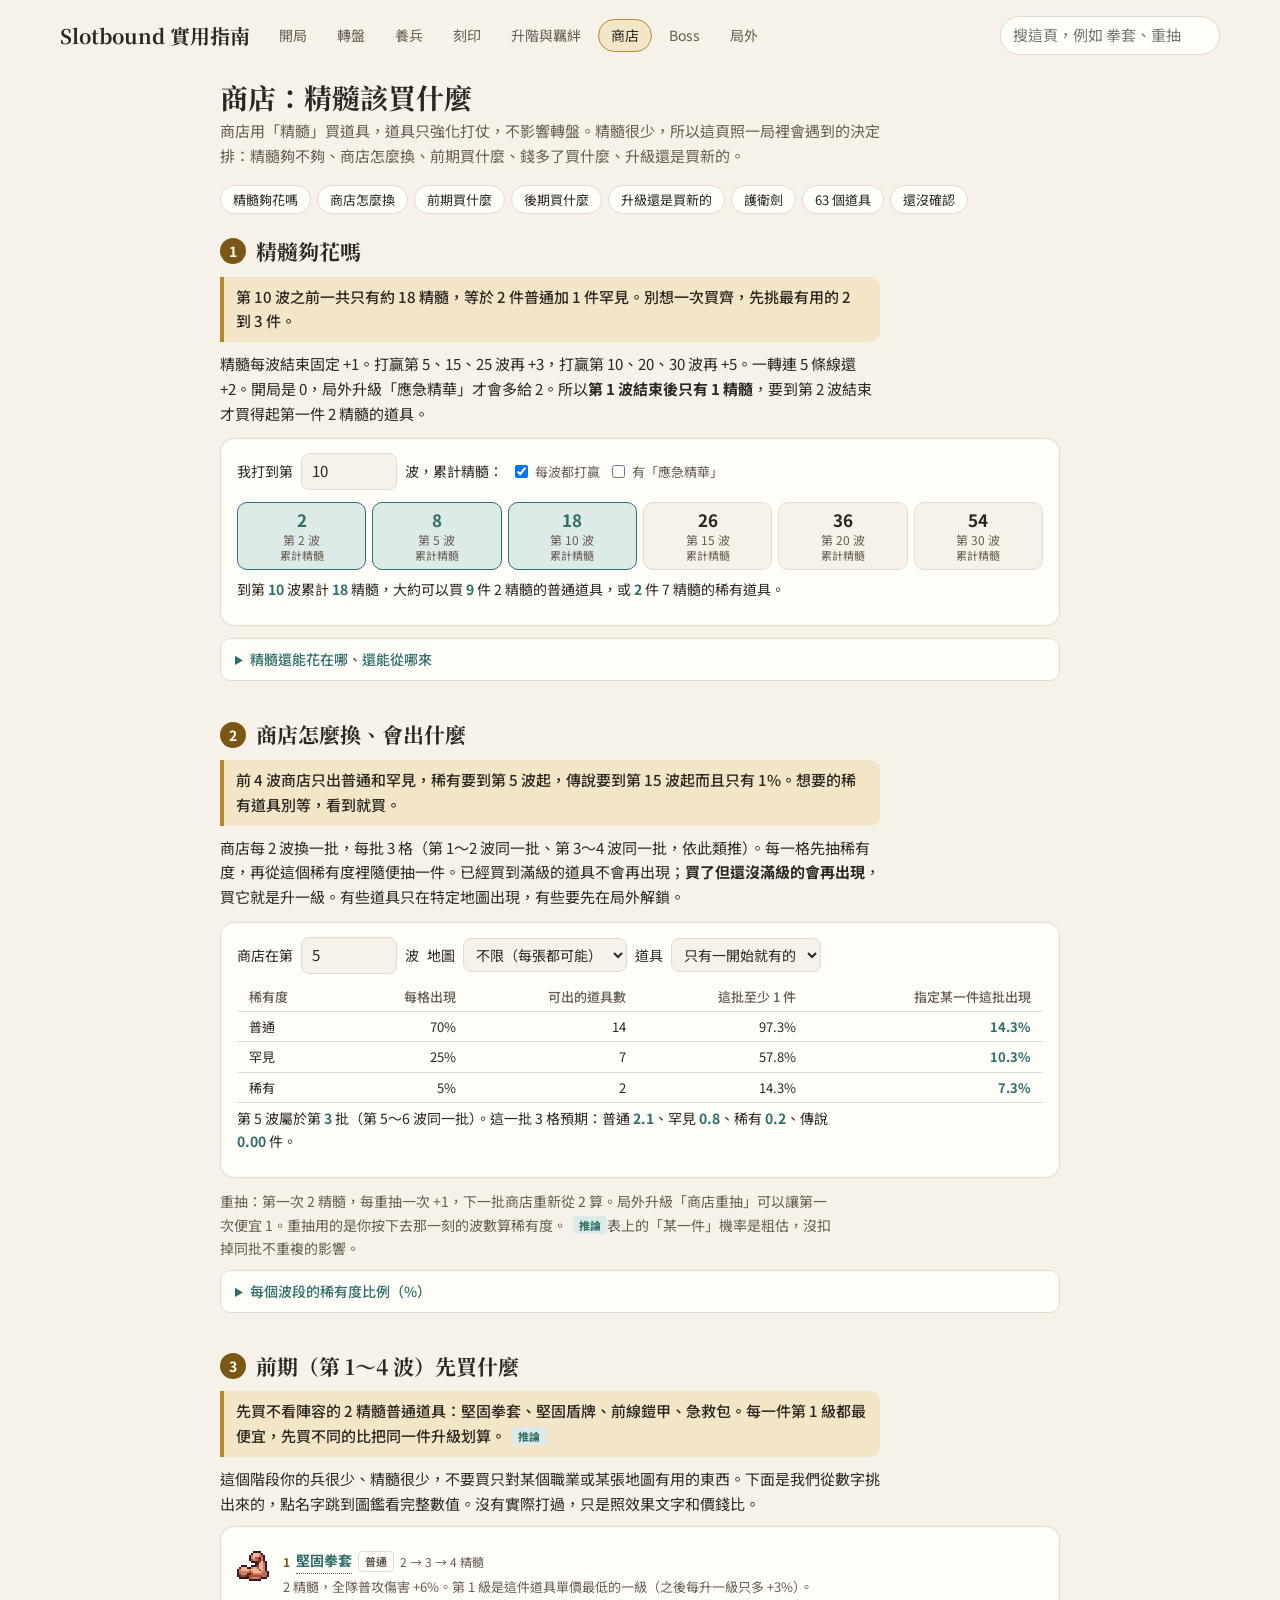
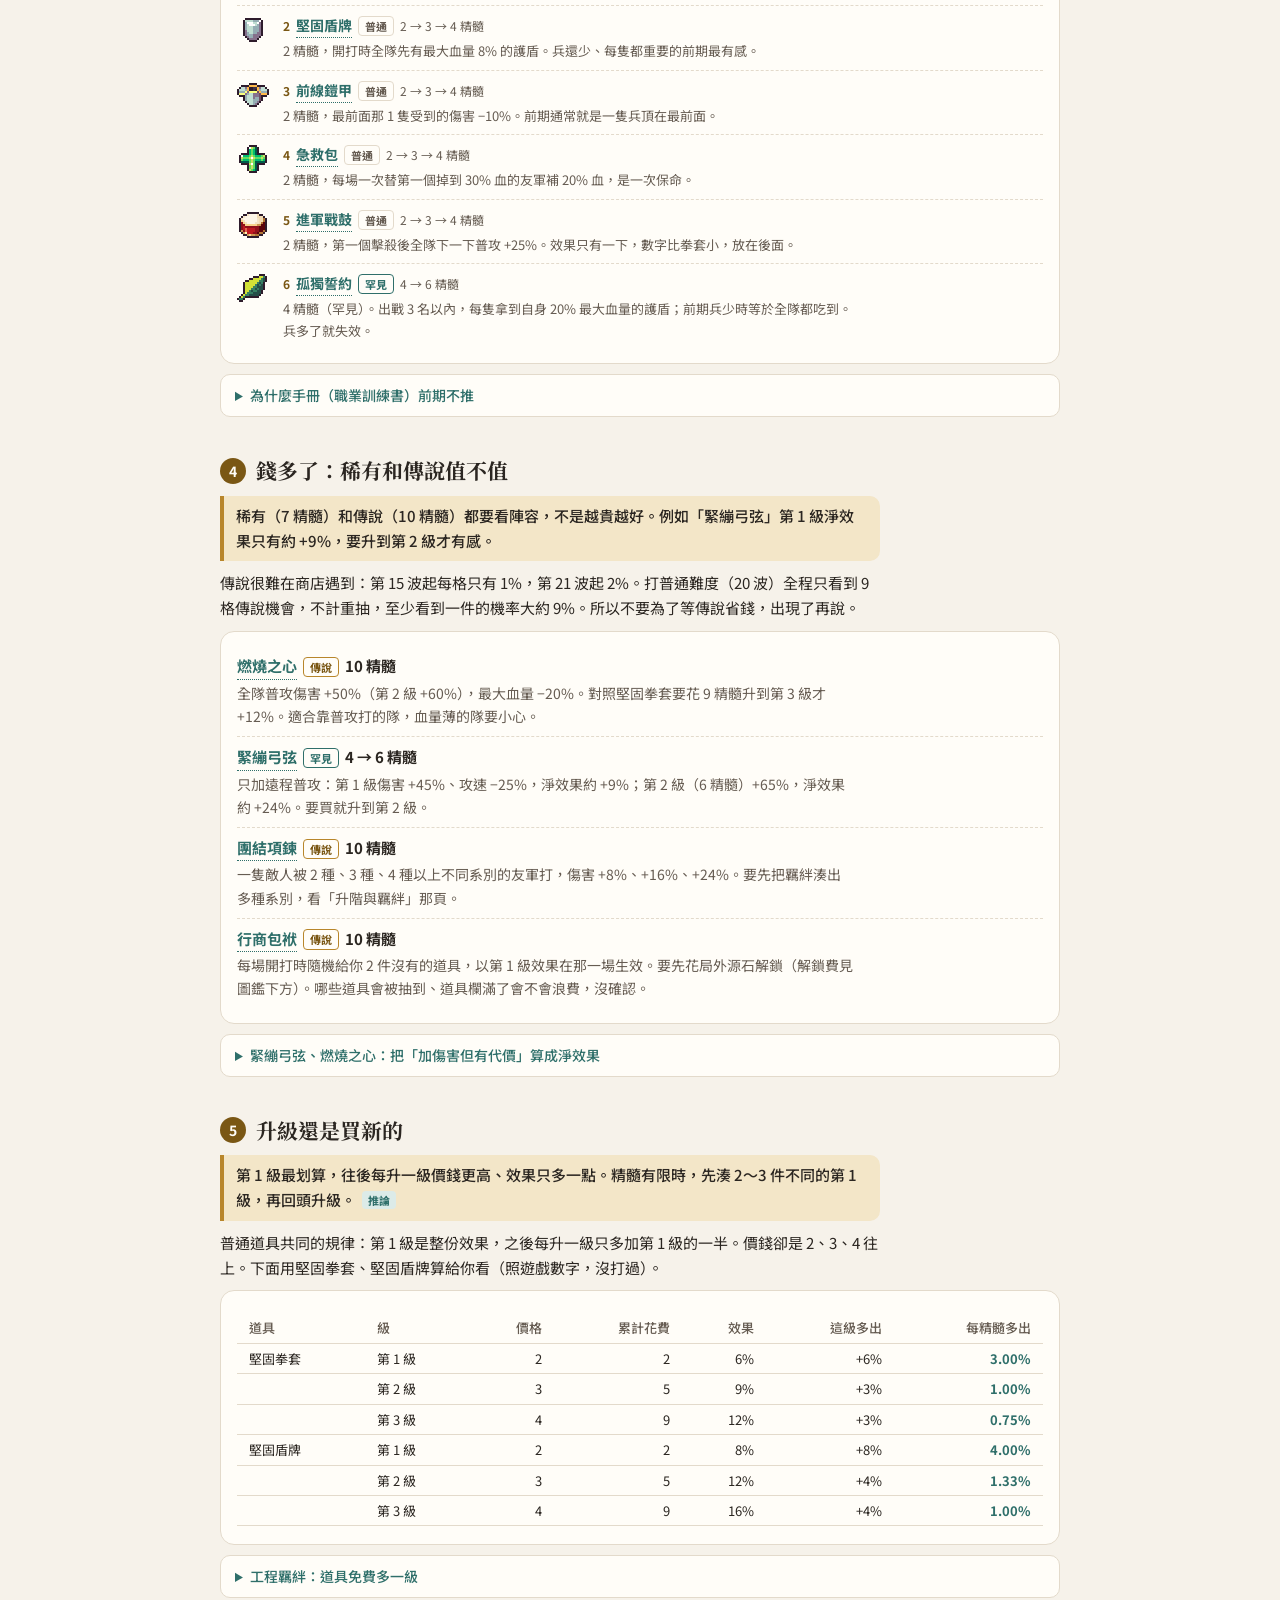
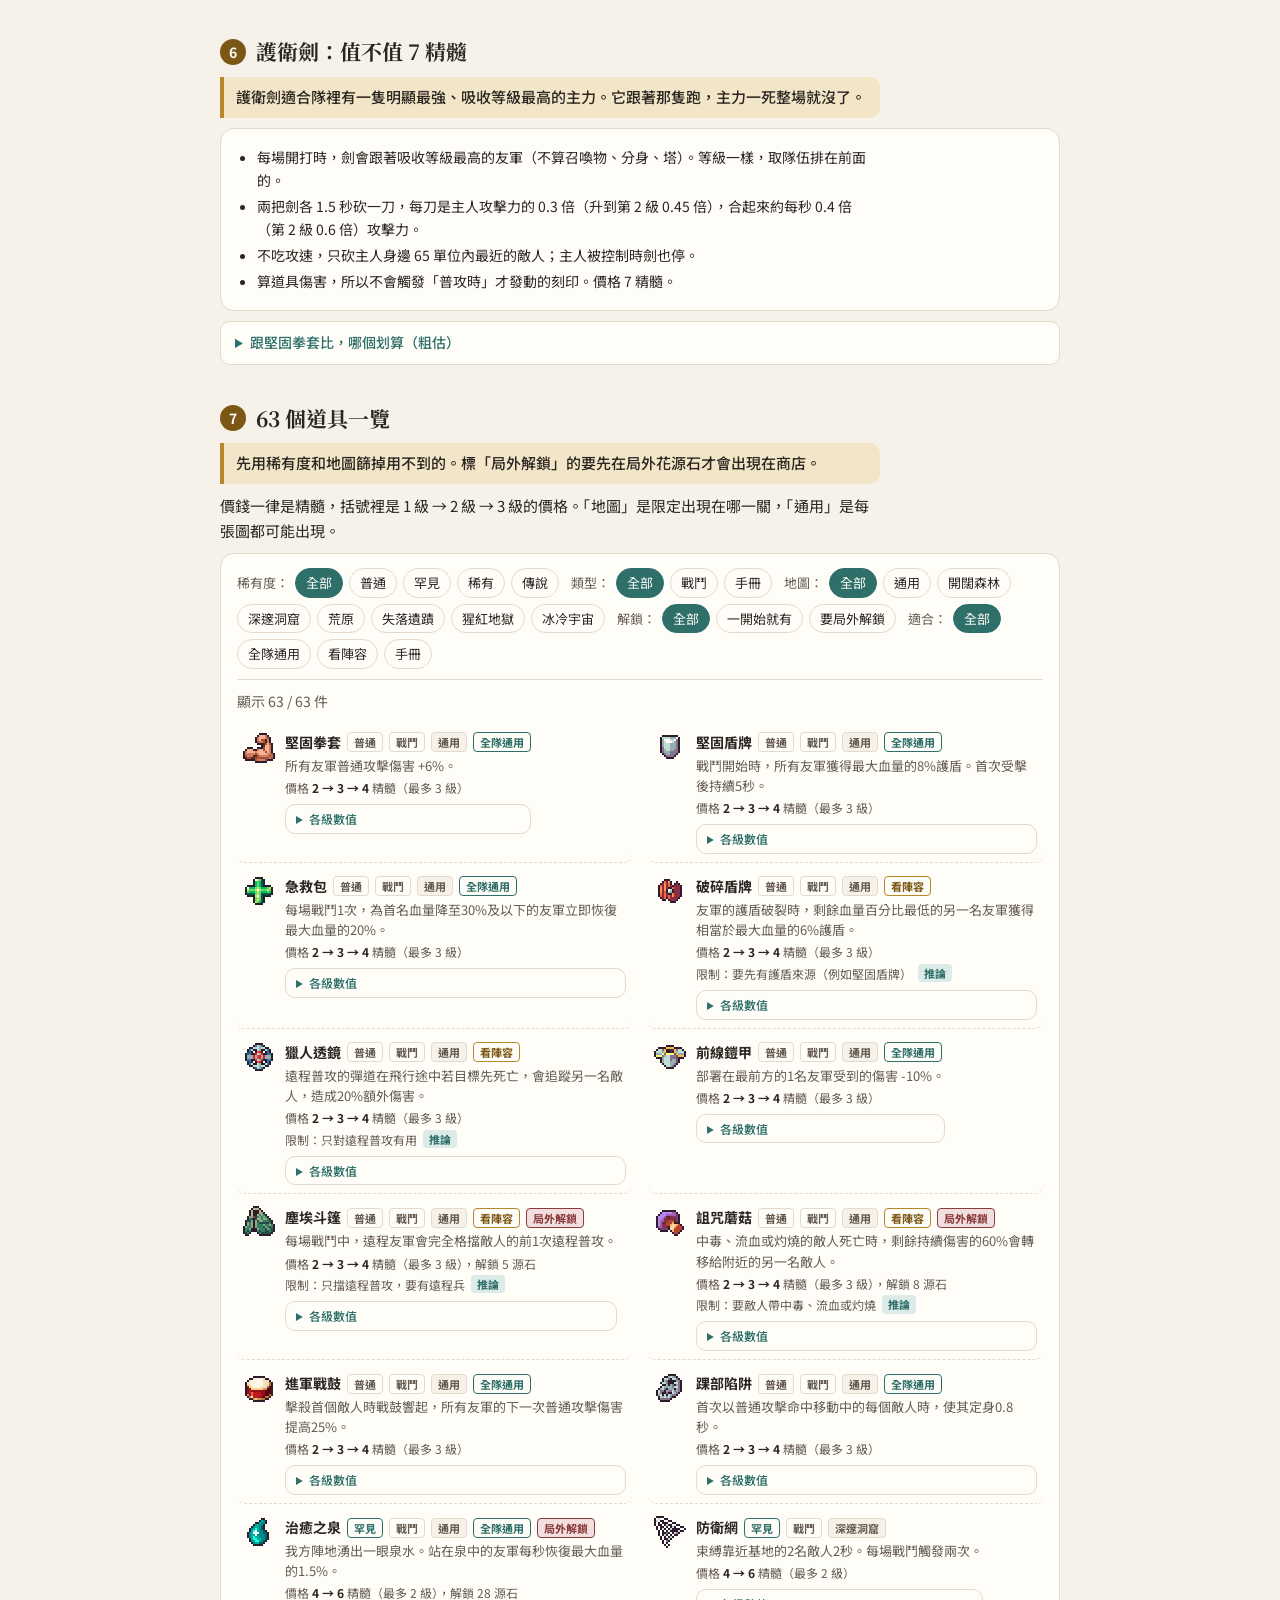
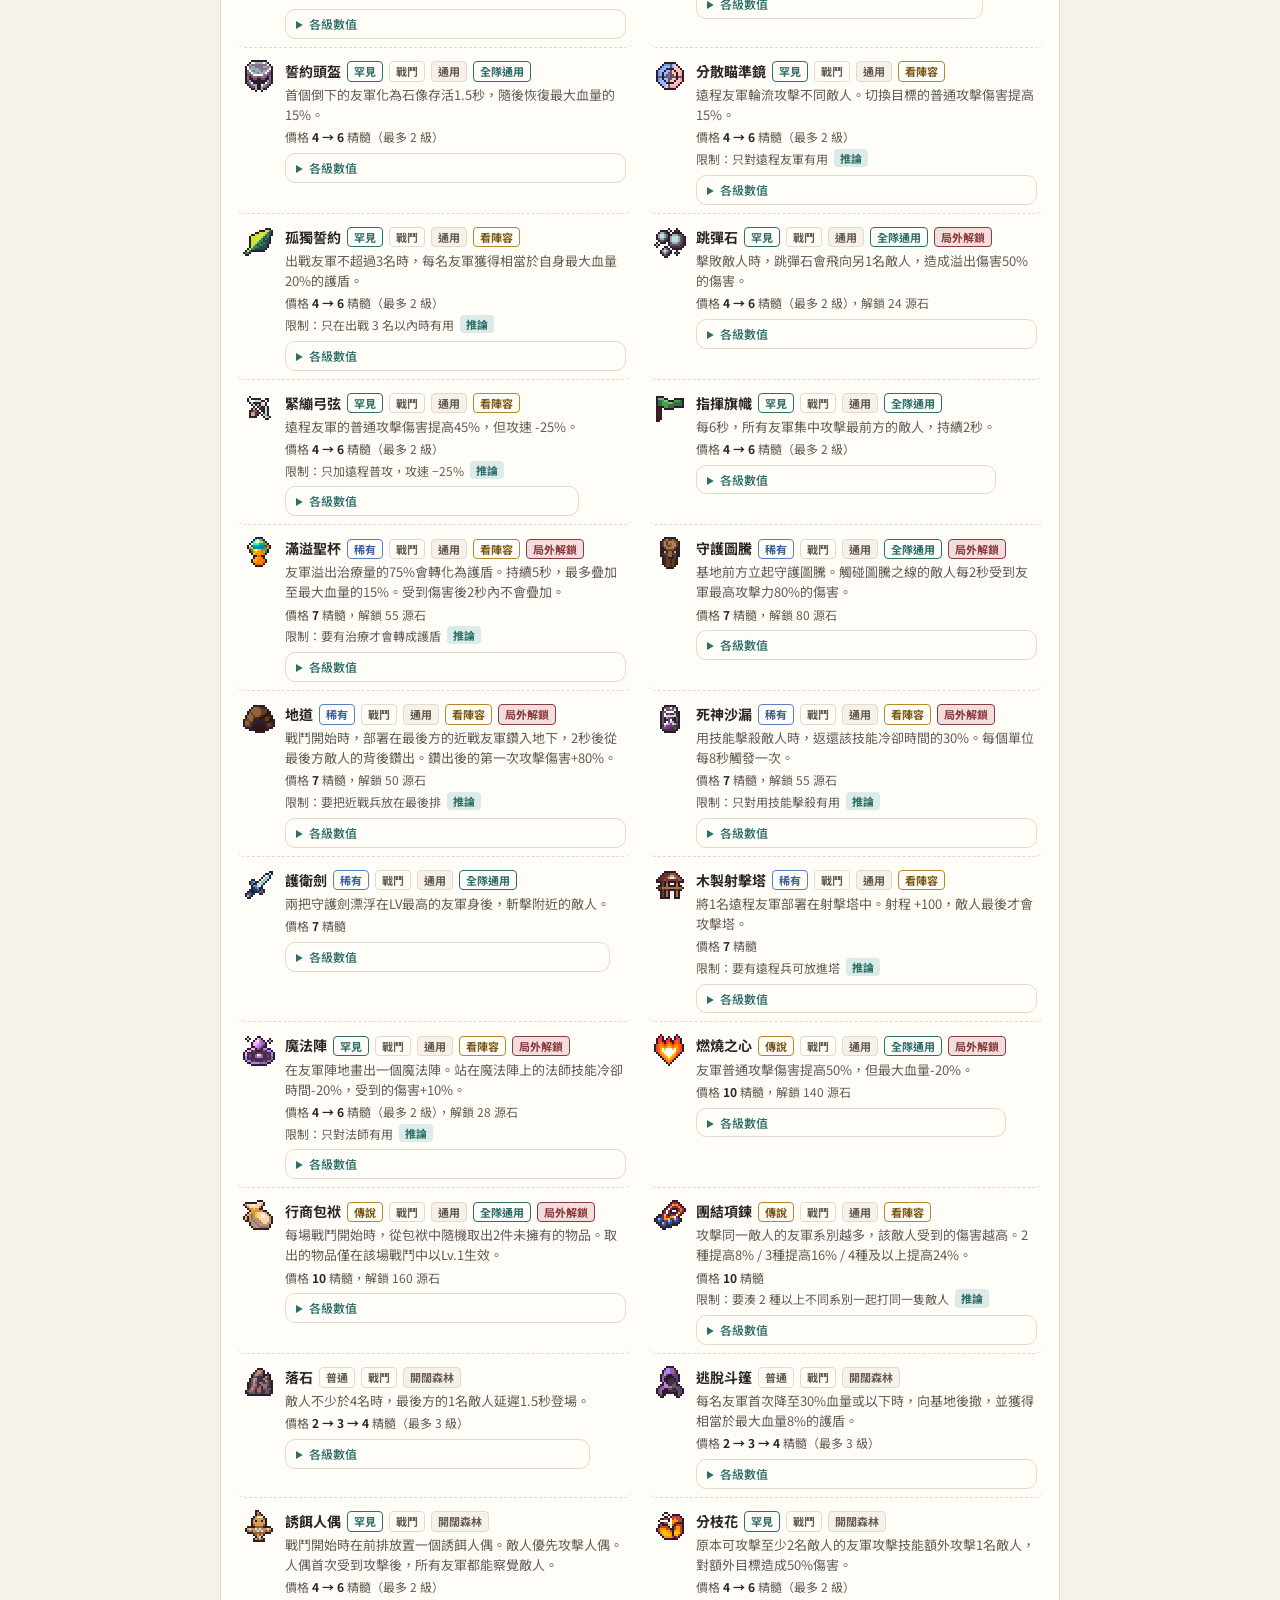
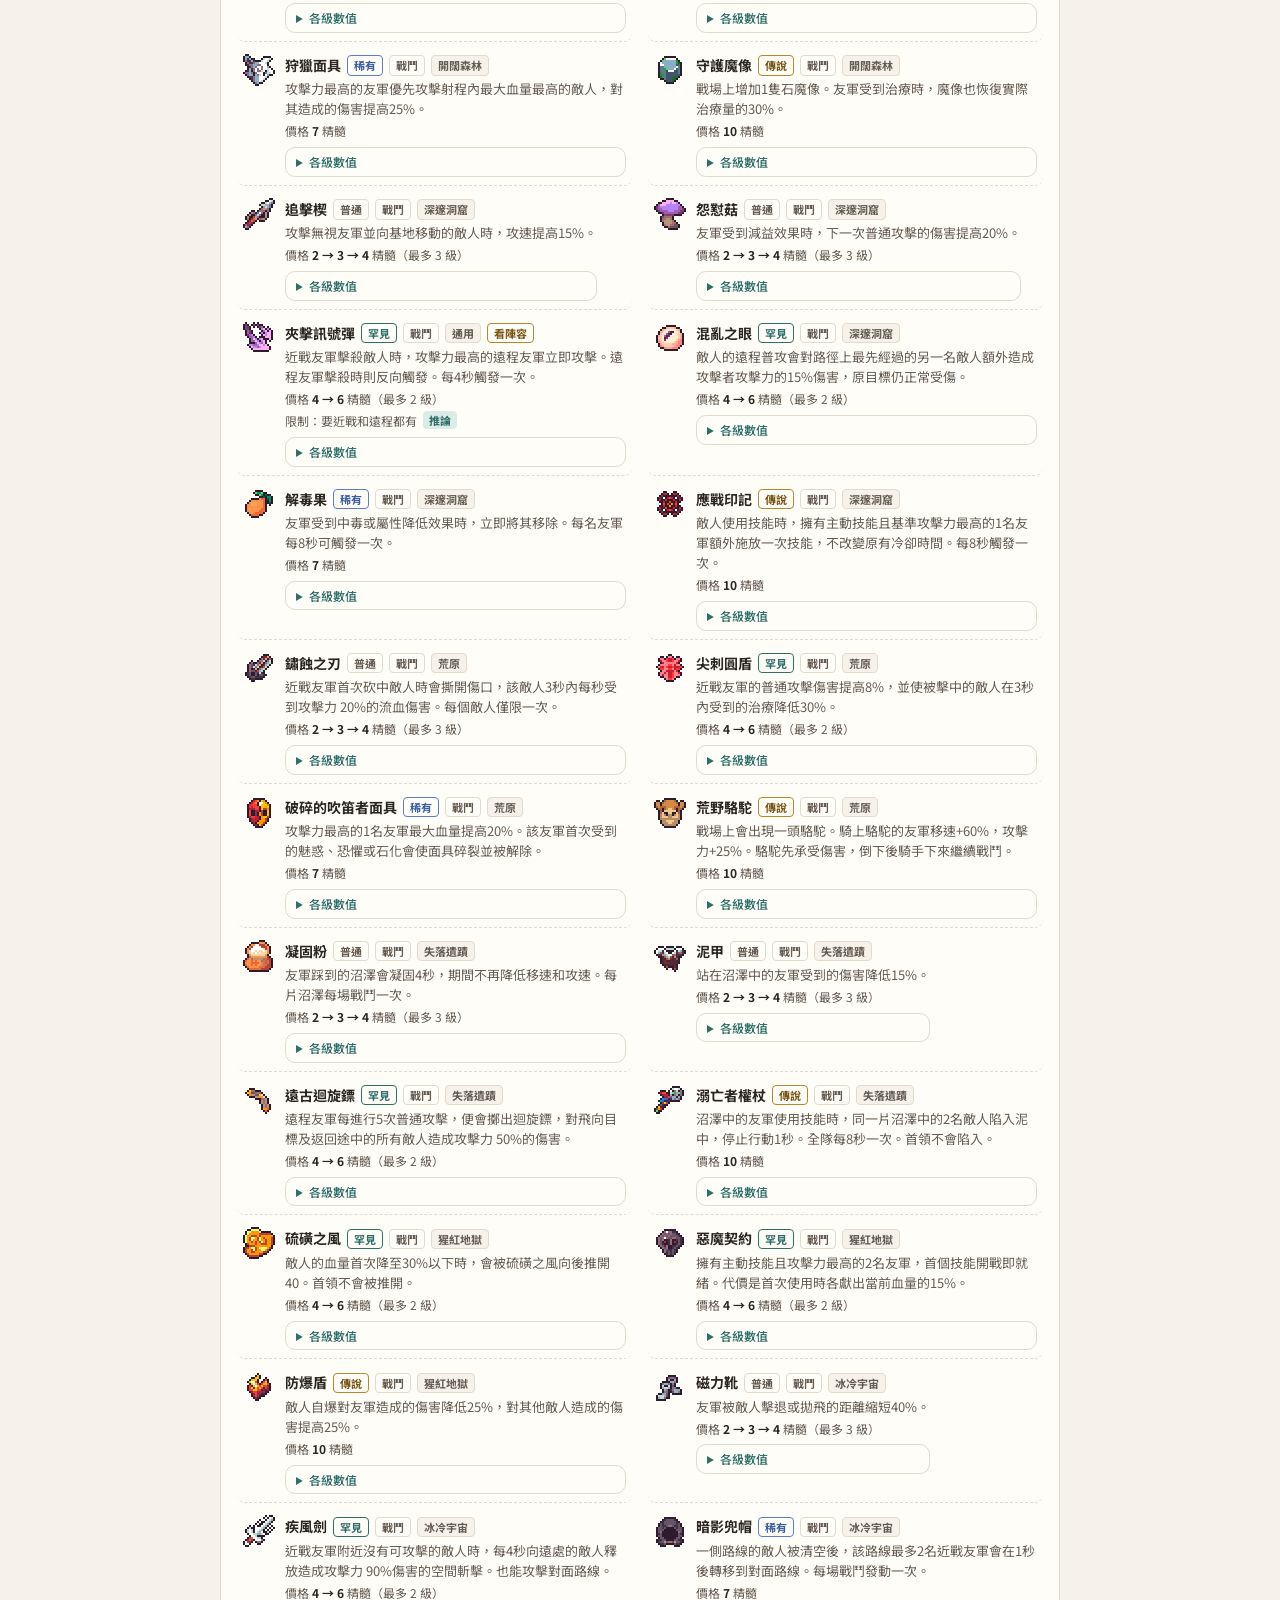
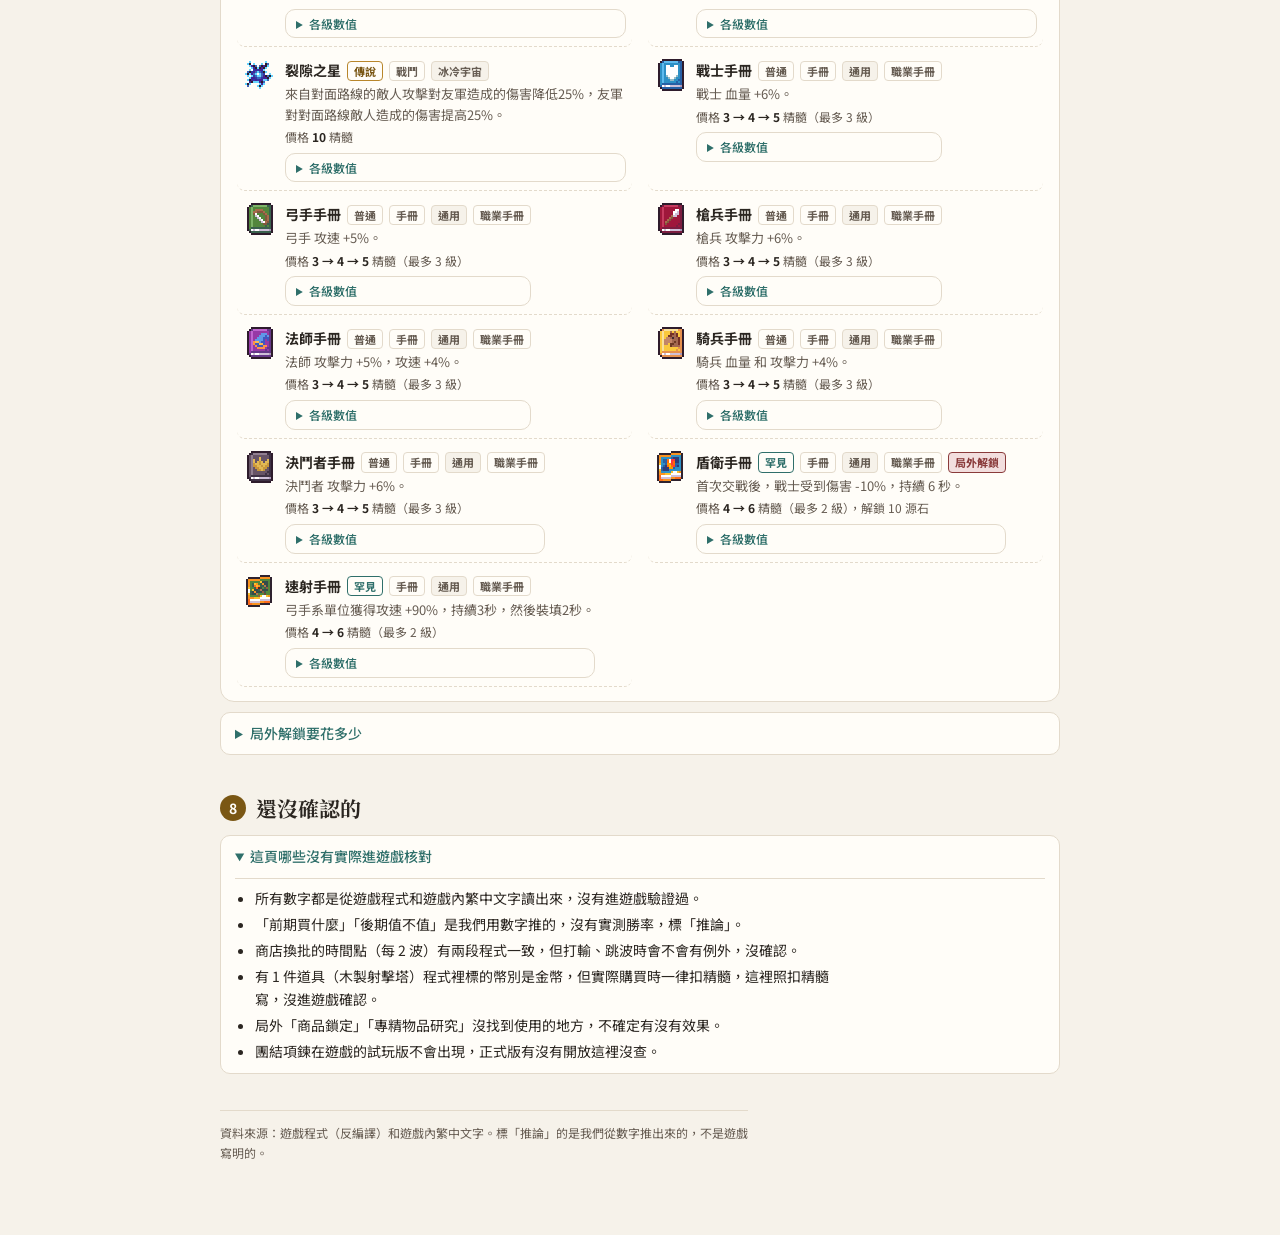
<file: shop.html>
<!doctype html>
<html lang="zh-Hant-TW">
<head>
<meta charset="utf-8">
<meta name="viewport" content="width=device-width, initial-scale=1">
<title>Slotbound 實用指南：商店</title>
<link rel="preconnect" href="https://fonts.googleapis.com">
<link href="https://fonts.googleapis.com/css2?family=Noto+Sans+TC:wght@400;500;700&family=Noto+Serif+TC:wght@600;700&display=swap" rel="stylesheet">
<link rel="stylesheet" href="style.css?v=1116d">
<link rel="stylesheet" href="css-shop.css?v=1116d">
</head>
<body>
<header class="top">
  <b>Slotbound 實用指南</b>
  <nav>
    <a href="open.html">開局</a>
    <a href="slot.html">轉盤</a>
    <a href="units.html">養兵</a>
    <a href="imprint.html">刻印</a>
    <a href="index.html">升階與羈絆</a>
    <a class="cur" href="shop.html">商店</a>
    <a href="boss.html">Boss</a>
    <a href="meta.html">局外</a>
  </nav>
  <div class="search">
    <input id="q" type="search" placeholder="搜這頁，例如 拳套、重抽" autocomplete="off">
    <div class="res" id="qres"></div>
  </div>
</header>

<main class="guide">
  <h1>商店：精髓該買什麼</h1>
  <p class="lead">商店用「精髓」買道具，道具只強化打仗，不影響轉盤。精髓很少，所以這頁照一局裡會遇到的決定排：精髓夠不夠、商店怎麼換、前期買什麼、錢多了買什麼、升級還是買新的。</p>
  <nav class="toc">
    <a href="#budget">精髓夠花嗎</a><a href="#refresh">商店怎麼換</a><a href="#early">前期買什麼</a><a href="#late">後期買什麼</a><a href="#upgrade">升級還是買新的</a><a href="#sword">護衛劍</a><a href="#list">63 個道具</a><a href="#unsure">還沒確認</a>
  </nav>

  <section class="sec" id="budget" data-t="精髓 夠不夠 收入 每波 起手 應急精華 核心重抽">
    <h2><span class="no">1</span>精髓夠花嗎</h2>
    <p class="adv">第 10 波之前一共只有約 18 精髓，等於 2 件普通加 1 件罕見。別想一次買齊，先挑最有用的 2 到 3 件。</p>
    <p>精髓每波結束固定 +1。打贏第 5、15、25 波再 +3，打贏第 10、20、30 波再 +5。一轉連 5 條線還 +2。開局是 0，局外升級「應急精華」才會多給 2。所以<b>第 1 波結束後只有 1 精髓</b>，要到第 2 波結束才買得起第一件 2 精髓的道具。</p>
    <div class="calc panel">
      <div class="calc-in">
        <label for="bw">我打到第</label>
        <input id="bw" type="number" inputmode="numeric" min="1" max="60" step="1" value="10">
        <span>波，累計精髓：</span>
        <label class="chk"><input id="bwin" type="checkbox" checked> 每波都打贏</label>
        <label class="chk"><input id="bst" type="checkbox"> 有「應急精華」</label>
      </div>
      <div class="ladder" id="eLadder"></div>
      <p class="calc-out" id="eOut"></p>
    </div>
    <details>
      <summary>精髓還能花在哪、還能從哪來</summary>
      <ul>
        <li>花在：商店道具、商店重抽、核心三選一的重抽、賣掉道具換回（見下面兩段）。</li>
        <li>核心重抽：第 1 次 1 精髓，之後每重抽一次 +1。<span class="infer">推論</span>下一次選核心時會不會從 1 重來，程式裡沒確認。</li>
        <li>額外來源：吸收帶「金蛋」特質的兵，被吃的那一刻 +1～5 精髓；核心「回聲之鏡」未中獎但盤上有 4 個以上相同符號時 +1。</li>
        <li>打輸的那一波仍然 +1，只是沒有 5、10 的整數獎勵。</li>
        <li>上面的累計不含轉盤連 5 條線、金蛋、核心，這些都是額外的。</li>
      </ul>
    </details>
  </section>

  <section class="sec" id="refresh" data-t="商店怎麼換 重抽 刷新 稀有度 機率 權重 三格 每兩波 已持有 地圖 解鎖">
    <h2><span class="no">2</span>商店怎麼換、會出什麼</h2>
    <p class="adv">前 4 波商店只出普通和罕見，稀有要到第 5 波起，傳說要到第 15 波起而且只有 1%。想要的稀有道具別等，看到就買。</p>
    <p>商店每 2 波換一批，每批 3 格（第 1～2 波同一批、第 3～4 波同一批，依此類推）。每一格先抽稀有度，再從這個稀有度裡隨便抽一件。已經買到滿級的道具不會再出現；<b>買了但還沒滿級的會再出現</b>，買它就是升一級。有些道具只在特定地圖出現，有些要先在局外解鎖。</p>
    <div class="calc panel">
      <div class="calc-in">
        <label for="ow">商店在第</label>
        <input id="ow" type="number" inputmode="numeric" min="1" max="60" step="1" value="5">
        <span>波</span>
        <label for="om">地圖</label>
        <select id="om"></select>
        <label for="ou">道具</label>
        <select id="ou"><option value="open">只有一開始就有的</option><option value="all">局外全解鎖</option></select>
      </div>
      <div class="tblwrap"><table class="mini otbl" id="oTbl"></table></div>
      <p class="calc-out" id="oOut"></p>
    </div>
    <p class="note">重抽：第一次 2 精髓，每重抽一次 +1，下一批商店重新從 2 算。局外升級「商店重抽」可以讓第一次便宜 1。重抽用的是你按下去那一刻的波數算稀有度。<span class="infer">推論</span>表上的「某一件」機率是粗估，沒扣掉同批不重複的影響。</p>
    <details>
      <summary>每個波段的稀有度比例（%）</summary>
      <table class="mini" id="wTbl"></table>
      <ul>
        <li>這個稀有度在這張地圖沒有可出的道具時，會改抽下一個有的稀有度（順序普通、罕見、稀有、傳說）。</li>
        <li>賣出：道具欄裡進入刪除模式點道具，換回「這件已付價錢總和」的一半（局外升級「回收帳本」後 80%），無條件捨去。買錯了損失一半。</li>
        <li>道具欄預設 6 格，局外升級可到 7、8 格。</li>
        <li>局外升級「熟客折扣」：每局一次，買一件道具便宜 1 精髓（只在價格大於 1 時）。</li>
        <li>局外升級「商品鎖定」「專精物品研究」在遊戲程式裡找不到實際使用的地方，沒確認有沒有效果。</li>
      </ul>
    </details>
  </section>

  <section class="sec" id="early" data-t="前期 前四波 先買 便宜 普通 拳套 盾牌 鎧甲 急救包">
    <h2><span class="no">3</span>前期（第 1～4 波）先買什麼</h2>
    <p class="adv">先買不看陣容的 2 精髓普通道具：堅固拳套、堅固盾牌、前線鎧甲、急救包。每一件第 1 級都最便宜，先買不同的比把同一件升級划算。<span class="infer">推論</span></p>
    <p>這個階段你的兵很少、精髓很少，不要買只對某個職業或某張地圖有用的東西。下面是我們從數字挑出來的，點名字跳到圖鑑看完整數值。沒有實際打過，只是照效果文字和價錢比。</p>
    <div class="earlybox panel" id="earlyBox"></div>
    <details>
      <summary>為什麼手冊（職業訓練書）前期不推</summary>
      <ul>
        <li>手冊第 1 級 3 精髓，只加一個職業的一項屬性（例如戰士血量 +6%），同價位的堅固拳套是全隊普攻傷害 +6%，還便宜 1 精髓。<span class="infer">推論</span></li>
        <li>手冊適合陣容幾乎全是同一職業之後再補。「盾衛手冊」和「速射手冊」是罕見，要局外解鎖或搭配特定職業。</li>
        <li>工程羈絆湊到 3 種不同職業時，手冊也會多 1 級，見「升級還是買新的」。</li>
      </ul>
    </details>
  </section>

  <section class="sec" id="late" data-t="後期 稀有 傳說 燃燒之心 緊繃弓弦 團結項鍊 行商包袱 7精髓 10精髓">
    <h2><span class="no">4</span>錢多了：稀有和傳說值不值</h2>
    <p class="adv">稀有（7 精髓）和傳說（10 精髓）都要看陣容，不是越貴越好。例如「緊繃弓弦」第 1 級淨效果只有約 +9%，要升到第 2 級才有感。</p>
    <p>傳說很難在商店遇到：第 15 波起每格只有 1%，第 21 波起 2%。打普通難度（20 波）全程只看到 9 格傳說機會，不計重抽，至少看到一件的機率大約 9%。所以不要為了等傳說省錢，出現了再說。</p>
    <div class="panel" id="lateBox"></div>
    <details>
      <summary>緊繃弓弦、燃燒之心：把「加傷害但有代價」算成淨效果</summary>
      <table class="mini" id="netTbl"></table>
      <ul>
        <li>算法：傷害倍率 × 攻速倍率。這是只看普通攻擊的粗估，技能傷害和冷卻會不會跟著攻速變，沒確認。<span class="infer">推論</span></li>
        <li>燃燒之心沒有攻速代價，但最大血量 −20%，前排先倒的隊伍要小心。</li>
        <li>第 3 級的緊繃弓弦是工程羈絆才有的加成級，不是商店能買到的。</li>
      </ul>
    </details>
  </section>

  <section class="sec" id="upgrade" data-t="升級 還是買新的 單價 工程 加一級 羈絆 回收 賣出">
    <h2><span class="no">5</span>升級還是買新的</h2>
    <p class="adv">第 1 級最划算，往後每升一級價錢更高、效果只多一點。精髓有限時，先湊 2～3 件不同的第 1 級，再回頭升級。<span class="infer">推論</span></p>
    <p>普通道具共同的規律：第 1 級是整份效果，之後每升一級只多加第 1 級的一半。價錢卻是 2、3、4 往上。下面用堅固拳套、堅固盾牌算給你看（照遊戲數字，沒打過）。</p>
    <div class="panel"><div class="tblwrap"><table class="mini" id="upTbl"></table></div></div>
    <details>
      <summary>工程羈絆：道具免費多一級</summary>
      <ul>
        <li>工程羈絆湊到 2 種不同職業：戰鬥道具高 1 級生效，滿級的也算（所以文字裡多出一個高一級的數值）。</li>
        <li>湊到 3 種：連手冊也高 1 級。</li>
        <li>這一級不用付精髓，只在戰鬥時生效；圖鑑裡標「工程加成」的就是這一級。</li>
        <li>羈絆怎麼湊看「升階與羈絆」那頁。</li>
      </ul>
    </details>
  </section>

  <section class="sec" id="sword" data-t="護衛劍 皇冠 劍 吸收等級 最高 友軍 7精髓">
    <h2><span class="no">6</span>護衛劍：值不值 7 精髓</h2>
    <p class="adv">護衛劍適合隊裡有一隻明顯最強、吸收等級最高的主力。它跟著那隻跑，主力一死整場就沒了。</p>
    <div class="panel sword">
      <ul>
        <li>每場開打時，劍會跟著吸收等級最高的友軍（不算召喚物、分身、塔）。等級一樣，取隊伍排在前面的。</li>
        <li>兩把劍各 1.5 秒砍一刀，每刀是主人攻擊力的 0.3 倍（升到第 2 級 0.45 倍），合起來約每秒 0.4 倍（第 2 級 0.6 倍）攻擊力。</li>
        <li>不吃攻速，只砍主人身邊 65 單位內最近的敵人；主人被控制時劍也停。</li>
        <li>算道具傷害，所以不會觸發「普攻時」才發動的刻印。價格 7 精髓。</li>
      </ul>
    </div>
    <details>
      <summary>跟堅固拳套比，哪個划算（粗估）</summary>
      <table class="mini" id="swTbl"></table>
      <ul>
        <li>假設：全隊每隻每秒普攻 1 次、每下 1 倍攻擊力、只看普通攻擊。實際隊伍和攻速都不一樣，這只是量級比較。<span class="infer">推論</span></li>
        <li>劍不吃攻速，所以主人攻速慢、單下很痛（例如法師）時，劍相對更值；主人攻擊力比全隊平均高時也更值。</li>
        <li>拳套加的是整隊，隊伍越大越划算；兵少時劍的比例比較高。</li>
      </ul>
    </details>
  </section>

  <section class="sec" id="list" data-t="道具圖鑑 63 全部道具 稀有度 類型 地圖 解鎖 篩選">
    <h2><span class="no">7</span>63 個道具一覽</h2>
    <p class="adv">先用稀有度和地圖篩掉用不到的。標「局外解鎖」的要先在局外花源石才會出現在商店。</p>
    <p>價錢一律是精髓，括號裡是 1 級 → 2 級 → 3 級的價格。「地圖」是限定出現在哪一關，「通用」是每張圖都可能出現。</p>
    <div class="panel">
      <div class="cfilter">
        <span class="flabel">稀有度：</span><span id="fR"></span>
        <span class="flabel">類型：</span><span id="fT"></span>
        <span class="flabel">地圖：</span><span id="fM"></span>
        <span class="flabel">解鎖：</span><span id="fU"></span>
        <span class="flabel">適合：</span><span id="fF"></span>
      </div>
      <p class="note" id="icount"></p>
      <div class="ilist" id="ilist"></div>
    </div>
    <details>
      <summary>局外解鎖要花多少</summary>
      <table class="mini" id="unTbl"></table>
      <ul>
        <li>花費單位照局外升級樹的數字標「源石」；完整的局外升級樹和進度條件看「局外」那頁。</li>
        <li>「前置」是要先買的上一個節點；「進度」是要先通關的地圖和難度。<span class="infer">推論</span>進度欄的兩個數字依序是地圖、難度，從程式欄位名推出，沒進遊戲核對。</li>
      </ul>
    </details>
  </section>

  <section class="sec" id="unsure" data-t="沒確認 不確定 未驗證">
    <h2><span class="no">8</span>還沒確認的</h2>
    <details open>
      <summary>這頁哪些沒有實際進遊戲核對</summary>
      <ul>
        <li>所有數字都是從遊戲程式和遊戲內繁中文字讀出來，沒有進遊戲驗證過。</li>
        <li>「前期買什麼」「後期值不值」是我們用數字推的，沒有實測勝率，標「推論」。</li>
        <li>商店換批的時間點（每 2 波）有兩段程式一致，但打輸、跳波時會不會有例外，沒確認。</li>
        <li>有 1 件道具（木製射擊塔）程式裡標的幣別是金幣，但實際購買時一律扣精髓，這裡照扣精髓寫，沒進遊戲確認。</li>
        <li>局外「商品鎖定」「專精物品研究」沒找到使用的地方，不確定有沒有效果。</li>
        <li>團結項鍊在遊戲的試玩版不會出現，正式版有沒有開放這裡沒查。</li>
      </ul>
    </details>
  </section>

  <p class="src-note">資料來源：遊戲程式（反編譯）和遊戲內繁中文字。標「推論」的是我們從數字推出來的，不是遊戲寫明的。</p>
</main>

<script src="data/shop.js?v=1116d"></script>
<script src="data/shop-notes.js?v=1116d"></script>
<script src="shop.js?v=1116d"></script>
</body>
</html>
</file>
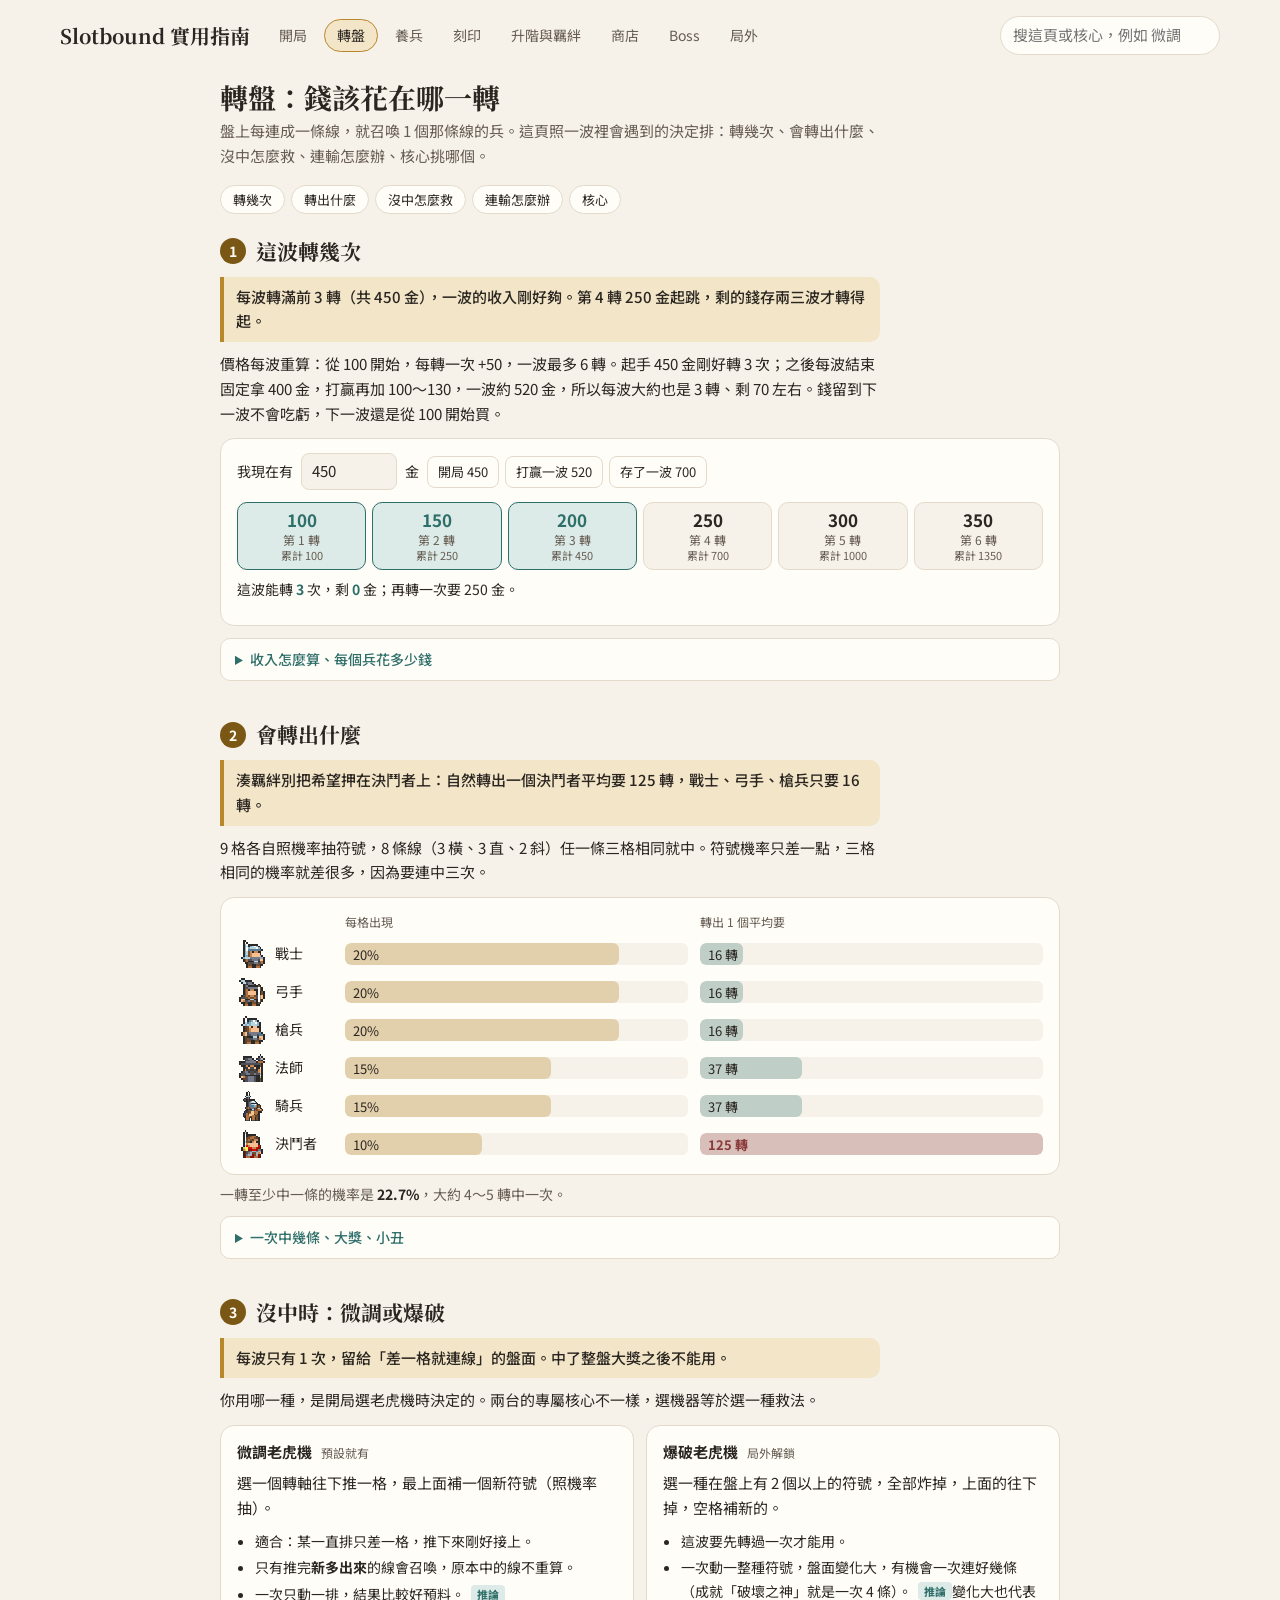
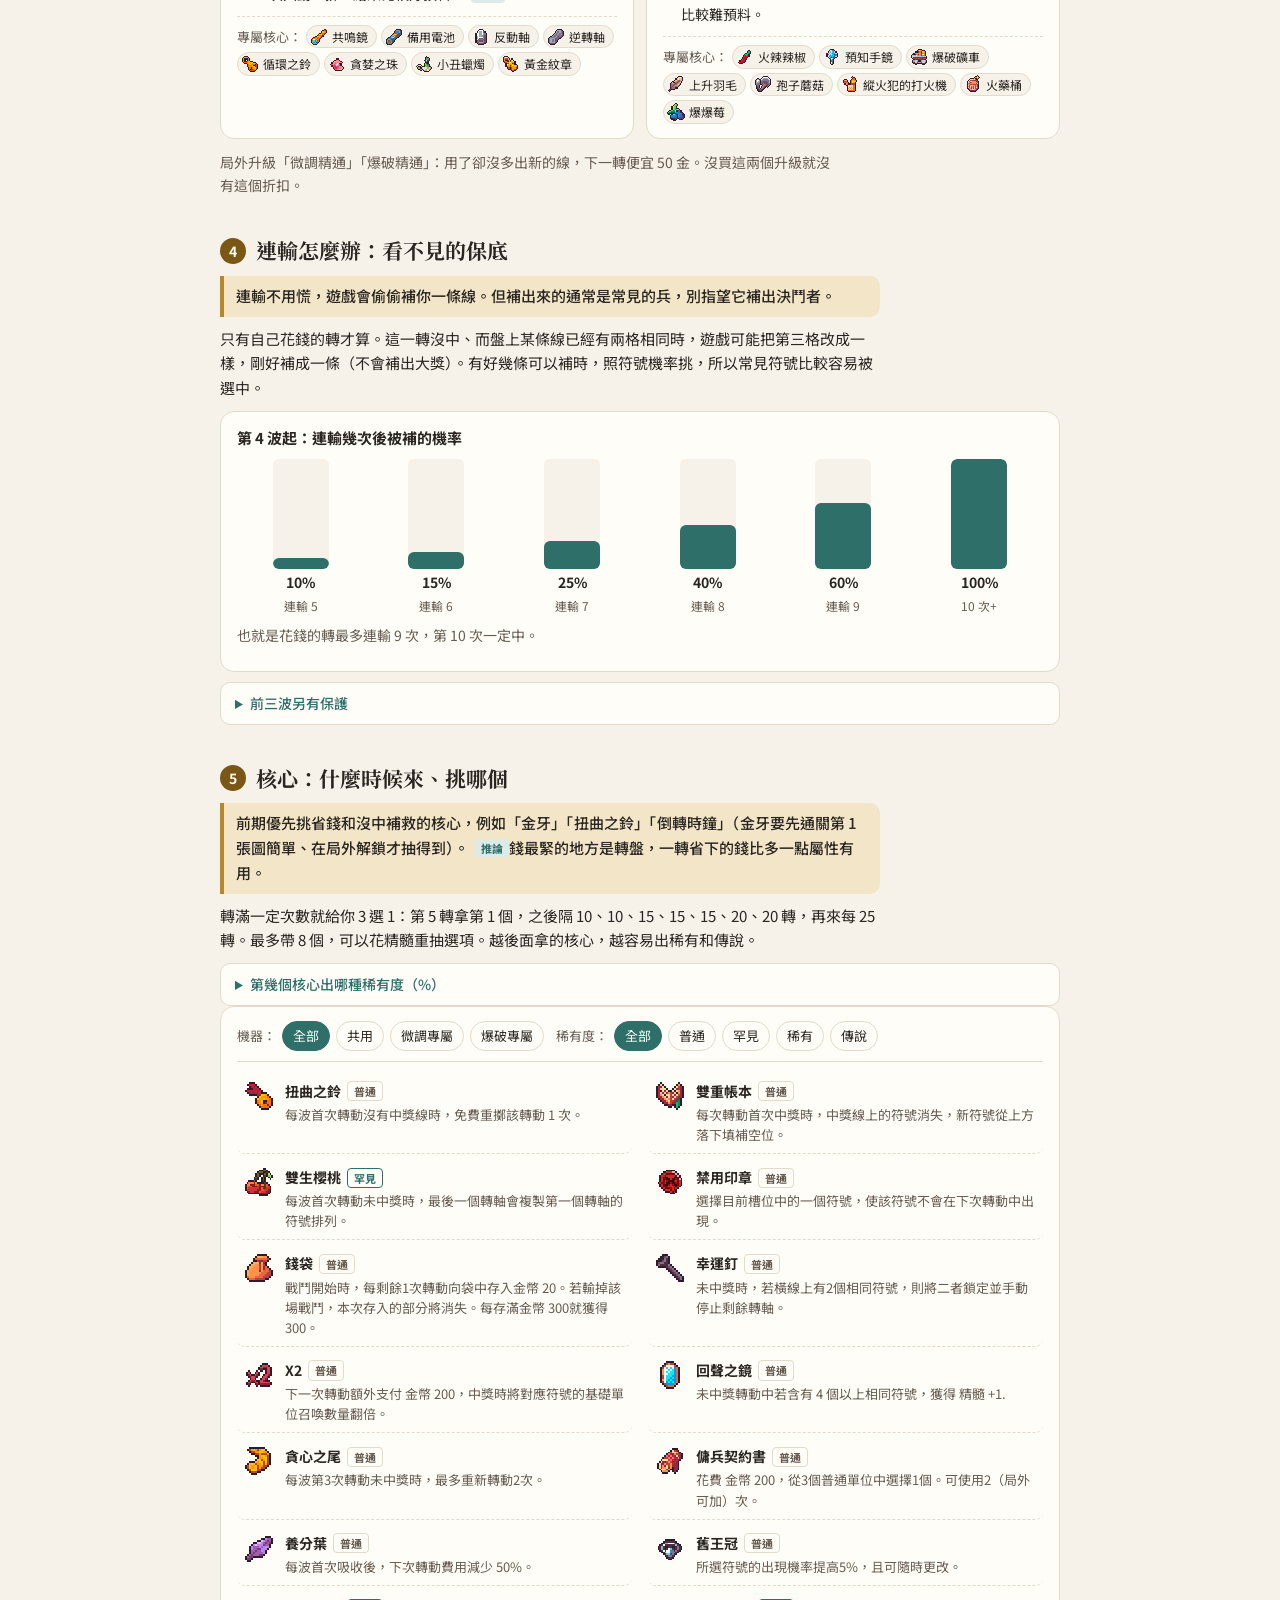
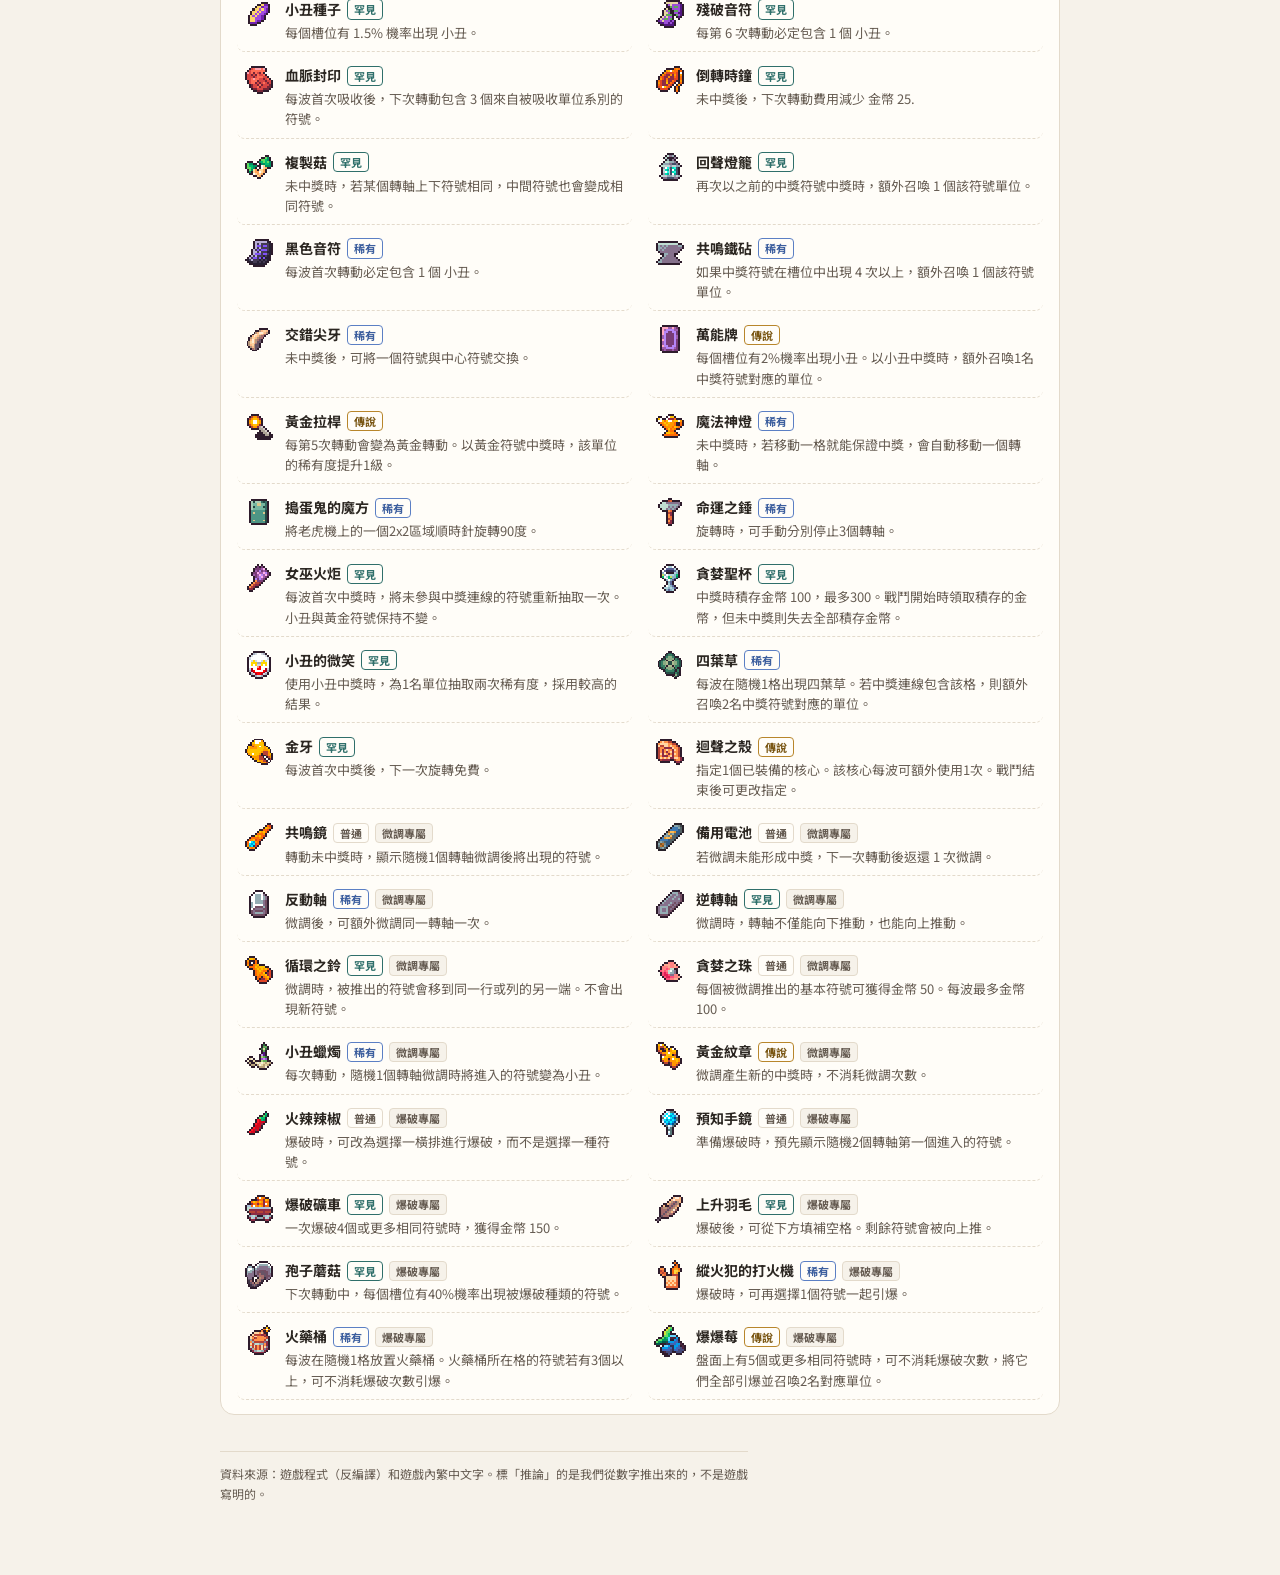
<file: slot.html>
<!doctype html>
<html lang="zh-Hant-TW">
<head>
<meta charset="utf-8">
<meta name="viewport" content="width=device-width, initial-scale=1">
<title>Slotbound 實用指南</title>
<link rel="preconnect" href="https://fonts.googleapis.com">
<link href="https://fonts.googleapis.com/css2?family=Noto+Sans+TC:wght@400;500;700&family=Noto+Serif+TC:wght@600;700&display=swap" rel="stylesheet">
<link rel="stylesheet" href="style.css?v=1116d">
</head>
<body>
<header class="top">
  <b>Slotbound 實用指南</b>
  <nav>
    <a href="open.html">開局</a>
    <a class="cur" href="slot.html">轉盤</a>
    <a href="units.html">養兵</a>
    <a href="imprint.html">刻印</a>
    <a href="index.html">升階與羈絆</a>
    <a href="shop.html">商店</a>
    <a href="boss.html">Boss</a>
    <a href="meta.html">局外</a>
  </nav>
  <div class="search">
    <input id="q" type="search" placeholder="搜這頁或核心，例如 微調" autocomplete="off">
    <div class="res" id="qres"></div>
  </div>
</header>

<main class="guide">
  <h1>轉盤：錢該花在哪一轉</h1>
  <p class="lead">盤上每連成一條線，就召喚 1 個那條線的兵。這頁照一波裡會遇到的決定排：轉幾次、會轉出什麼、沒中怎麼救、連輸怎麼辦、核心挑哪個。</p>
  <nav class="toc">
    <a href="#spins">轉幾次</a><a href="#odds">轉出什麼</a><a href="#assist">沒中怎麼救</a><a href="#pity">連輸怎麼辦</a><a href="#cores">核心</a>
  </nav>

  <section class="sec" id="spins" data-t="這波轉幾次 價格 金幣 收入">
    <h2><span class="no">1</span>這波轉幾次</h2>
    <p class="adv">每波轉滿前 3 轉（共 450 金），一波的收入剛好夠。第 4 轉 250 金起跳，剩的錢存兩三波才轉得起。</p>
    <p>價格每波重算：從 100 開始，每轉一次 +50，一波最多 6 轉。起手 450 金剛好轉 3 次；之後每波結束固定拿 400 金，打贏再加 100～130，一波約 520 金，所以每波大約也是 3 轉、剩 70 左右。錢留到下一波不會吃虧，下一波還是從 100 開始買。</p>
    <div class="calc panel">
      <div class="calc-in">
        <label for="gold">我現在有</label>
        <input id="gold" type="number" inputmode="numeric" min="0" step="10" value="450">
        <span>金</span>
        <span class="quick"><button class="btn" data-g="450">開局 450</button><button class="btn" data-g="520">打贏一波 520</button><button class="btn" data-g="700">存了一波 700</button></span>
      </div>
      <div class="ladder" id="ladder"></div>
      <p class="calc-out" id="calcOut"></p>
    </div>
    <details>
      <summary>收入怎麼算、每個兵花多少錢</summary>
      <ul>
        <li>每波結束固定 +400。打贏再加：基本 100，20 秒內打完最多 +20，少死人最多 +10；打輸只加 10。<span class="infer">推論</span>程式裡 +400 沒有分輸贏，但沒實測打輸的那波。</li>
        <li>實際 10 局的紀錄：打贏的波每波入帳 500～572 金，中位數 523。</li>
        <li>沒中不退錢。</li>
        <li>一轉平均召喚 0.25 個兵（純機率）。所以第 1 轉約 400 金換一個兵，第 6 轉約 1,380 金換一個兵。<span class="infer">推論</span>這是不算保底和核心的算法，實際會好一點。</li>
        <li>局外升級和核心可以降價：例如「金牙」每波第一次中獎後下一轉免費、「倒轉時鐘」沒中後下一轉 −25。</li>
      </ul>
    </details>
  </section>

  <section class="sec" id="odds" data-t="會轉出什麼 機率 符號 中獎率 決鬥者 戰士 弓手 槍兵 法師 騎兵 小丑">
    <h2><span class="no">2</span>會轉出什麼</h2>
    <p class="adv">湊羈絆別把希望押在決鬥者上：自然轉出一個決鬥者平均要 125 轉，戰士、弓手、槍兵只要 16 轉。</p>
    <p>9 格各自照機率抽符號，8 條線（3 橫、3 直、2 斜）任一條三格相同就中。符號機率只差一點，三格相同的機率就差很多，因為要連中三次。</p>
    <div class="odds panel" id="oddsList"></div>
    <p class="note">一轉至少中一條的機率是 <b>22.7%</b>，大約 4～5 轉中一次。</p>
    <details>
      <summary>一次中幾條、大獎、小丑</summary>
      <table class="mini">
        <thead><tr><th>這轉中幾條</th><th>機率</th><th>大約幾轉一次</th></tr></thead>
        <tbody>
          <tr><td>沒中</td><td>77.3%</td><td>—</td></tr>
          <tr><td>1 條</td><td>20.4%</td><td>5</td></tr>
          <tr><td>2 條</td><td>2.04%</td><td>49</td></tr>
          <tr><td>3 條</td><td>0.24%</td><td>420</td></tr>
          <tr><td>4 條以上</td><td>0.044%</td><td>2,300</td></tr>
        </tbody>
      </table>
      <ul>
        <li>中 5 條以上：多拿 2 精髓。</li>
        <li>整盤同一符號（大獎）：最後召喚的那個兵直接變稜彩。自然大約 50 萬轉才一次。</li>
        <li>小丑（萬用符號）平常不會出現，要靠核心（例如「小丑種子」每格 1.5%），合計上限 5%。</li>
        <li>上面的數字是照遊戲裡的符號機率精算的；遊戲自己寫的中獎率 22.74%，跟精算一致。</li>
      </ul>
    </details>
  </section>

  <section class="sec" id="assist" data-t="沒中怎麼救 微調 爆破 老虎機 機器">
    <h2><span class="no">3</span>沒中時：微調或爆破</h2>
    <p class="adv">每波只有 1 次，留給「差一格就連線」的盤面。中了整盤大獎之後不能用。</p>
    <p>你用哪一種，是開局選老虎機時決定的。兩台的專屬核心不一樣，選機器等於選一種救法。</p>
    <div class="machines">
      <div class="panel mach">
        <h3>微調老虎機 <small>預設就有</small></h3>
        <p>選一個轉軸往下推一格，最上面補一個新符號（照機率抽）。</p>
        <ul>
          <li>適合：某一直排只差一格，推下來剛好接上。</li>
          <li>只有推完<b>新多出來</b>的線會召喚，原本中的線不重算。</li>
          <li>一次只動一排，結果比較好預料。<span class="infer">推論</span></li>
        </ul>
        <div class="mcores" data-m="nudge"></div>
      </div>
      <div class="panel mach">
        <h3>爆破老虎機 <small>局外解鎖</small></h3>
        <p>選一種在盤上有 2 個以上的符號，全部炸掉，上面的往下掉，空格補新的。</p>
        <ul>
          <li>這波要先轉過一次才能用。</li>
          <li>一次動一整種符號，盤面變化大，有機會一次連好幾條（成就「破壞之神」就是一次 4 條）。<span class="infer">推論</span>變化大也代表比較難預料。</li>
        </ul>
        <div class="mcores" data-m="blast"></div>
      </div>
    </div>
    <p class="note">局外升級「微調精通」「爆破精通」：用了卻沒多出新的線，下一轉便宜 50 金。沒買這兩個升級就沒有這個折扣。</p>
  </section>

  <section class="sec" id="pity" data-t="連輸怎麼辦 保底 連敗 修正">
    <h2><span class="no">4</span>連輸怎麼辦：看不見的保底</h2>
    <p class="adv">連輸不用慌，遊戲會偷偷補你一條線。但補出來的通常是常見的兵，別指望它補出決鬥者。</p>
    <p>只有自己花錢的轉才算。這一轉沒中、而盤上某條線已經有兩格相同時，遊戲可能把第三格改成一樣，剛好補成一條（不會補出大獎）。有好幾條可以補時，照符號機率挑，所以常見符號比較容易被選中。</p>
    <div class="panel pity">
      <h3>第 4 波起：連輸幾次後被補的機率</h3>
      <div class="pbars" id="pbars"></div>
      <p class="note">也就是花錢的轉最多連輸 9 次，第 10 次一定中。</p>
    </div>
    <details>
      <summary>前三波另有保護</summary>
      <table class="mini">
        <thead><tr><th>波數</th><th>連輸幾次開始補</th><th>被補的機率</th></tr></thead>
        <tbody>
          <tr><td>第 2 波</td><td>3／4／5 次</td><td>25%／60%／100%</td></tr>
          <tr><td>第 3 波</td><td>4／5／6 次</td><td>20%／55%／100%</td></tr>
        </tbody>
      </table>
      <ul>
        <li>第 2、3 波的保護每波最多用一次，而且只在這局的兵還很少時才幫（第 2 波最多 1 個、第 3 波最多 2 個）。<span class="infer">推論</span>判斷方式寫在遊戲本體裡，看不到細節。</li>
        <li>第 1 波前 3 轉內保證中一次，一般局也有（實際 10 局紀錄都符合）。</li>
        <li>第 4 波起，連續 3 波一次都沒中，下一波會強制中一次。<span class="infer">推論</span></li>
        <li>核心觸發的重轉、免費轉不算進連輸。</li>
      </ul>
    </details>
  </section>

  <section class="sec" id="cores" data-t="核心 什麼時候 挑哪個 稀有度">
    <h2><span class="no">5</span>核心：什麼時候來、挑哪個</h2>
    <p class="adv">前期優先挑省錢和沒中補救的核心，例如「金牙」「扭曲之鈴」「倒轉時鐘」（金牙要先通關第 1 張圖簡單、在局外解鎖才抽得到）。<span class="infer">推論</span>錢最緊的地方是轉盤，一轉省下的錢比多一點屬性有用。</p>
    <p>轉滿一定次數就給你 3 選 1：第 5 轉拿第 1 個，之後隔 10、10、15、15、15、20、20 轉，再來每 25 轉。最多帶 8 個，可以花精髓重抽選項。越後面拿的核心，越容易出稀有和傳說。</p>
    <details>
      <summary>第幾個核心出哪種稀有度（%）</summary>
      <table class="mini">
        <thead><tr><th>第幾個</th><th>普通</th><th>罕見</th><th>稀有</th><th>傳說</th></tr></thead>
        <tbody>
          <tr><td>1</td><td>80</td><td>18</td><td>2</td><td>0</td></tr>
          <tr><td>2</td><td>74</td><td>21</td><td>4.5</td><td>0.5</td></tr>
          <tr><td>3</td><td>68</td><td>24</td><td>7</td><td>1</td></tr>
          <tr><td>4</td><td>60</td><td>28</td><td>10</td><td>2</td></tr>
          <tr><td>5</td><td>52</td><td>31</td><td>14</td><td>3</td></tr>
          <tr><td>6</td><td>44</td><td>33</td><td>19</td><td>4</td></tr>
          <tr><td>7</td><td>36</td><td>34</td><td>24</td><td>6</td></tr>
          <tr><td>8 以後</td><td>30</td><td>35</td><td>28</td><td>7</td></tr>
        </tbody>
      </table>
      <ul><li>一次的 3 個選項裡最多 1 個傳說。</li><li>「隔幾轉」是每次選完重新數。<span class="infer">推論</span>程式只確認選完會重設倒數。</li></ul>
    </details>
    <div class="panel">
      <div class="cfilter">
        <span class="flabel">機器：</span><span id="cfM"></span>
        <span class="flabel">稀有度：</span><span id="cfR"></span>
      </div>
      <div class="clist" id="clist"></div>
    </div>
  </section>

  <p class="src-note">資料來源：遊戲程式（反編譯）和遊戲內繁中文字。標「推論」的是我們從數字推出來的，不是遊戲寫明的。</p>
</main>

<script src="data/cores.js?v=1116d"></script>
<script src="slot.js?v=1116d"></script>
</body>
</html>
</file>
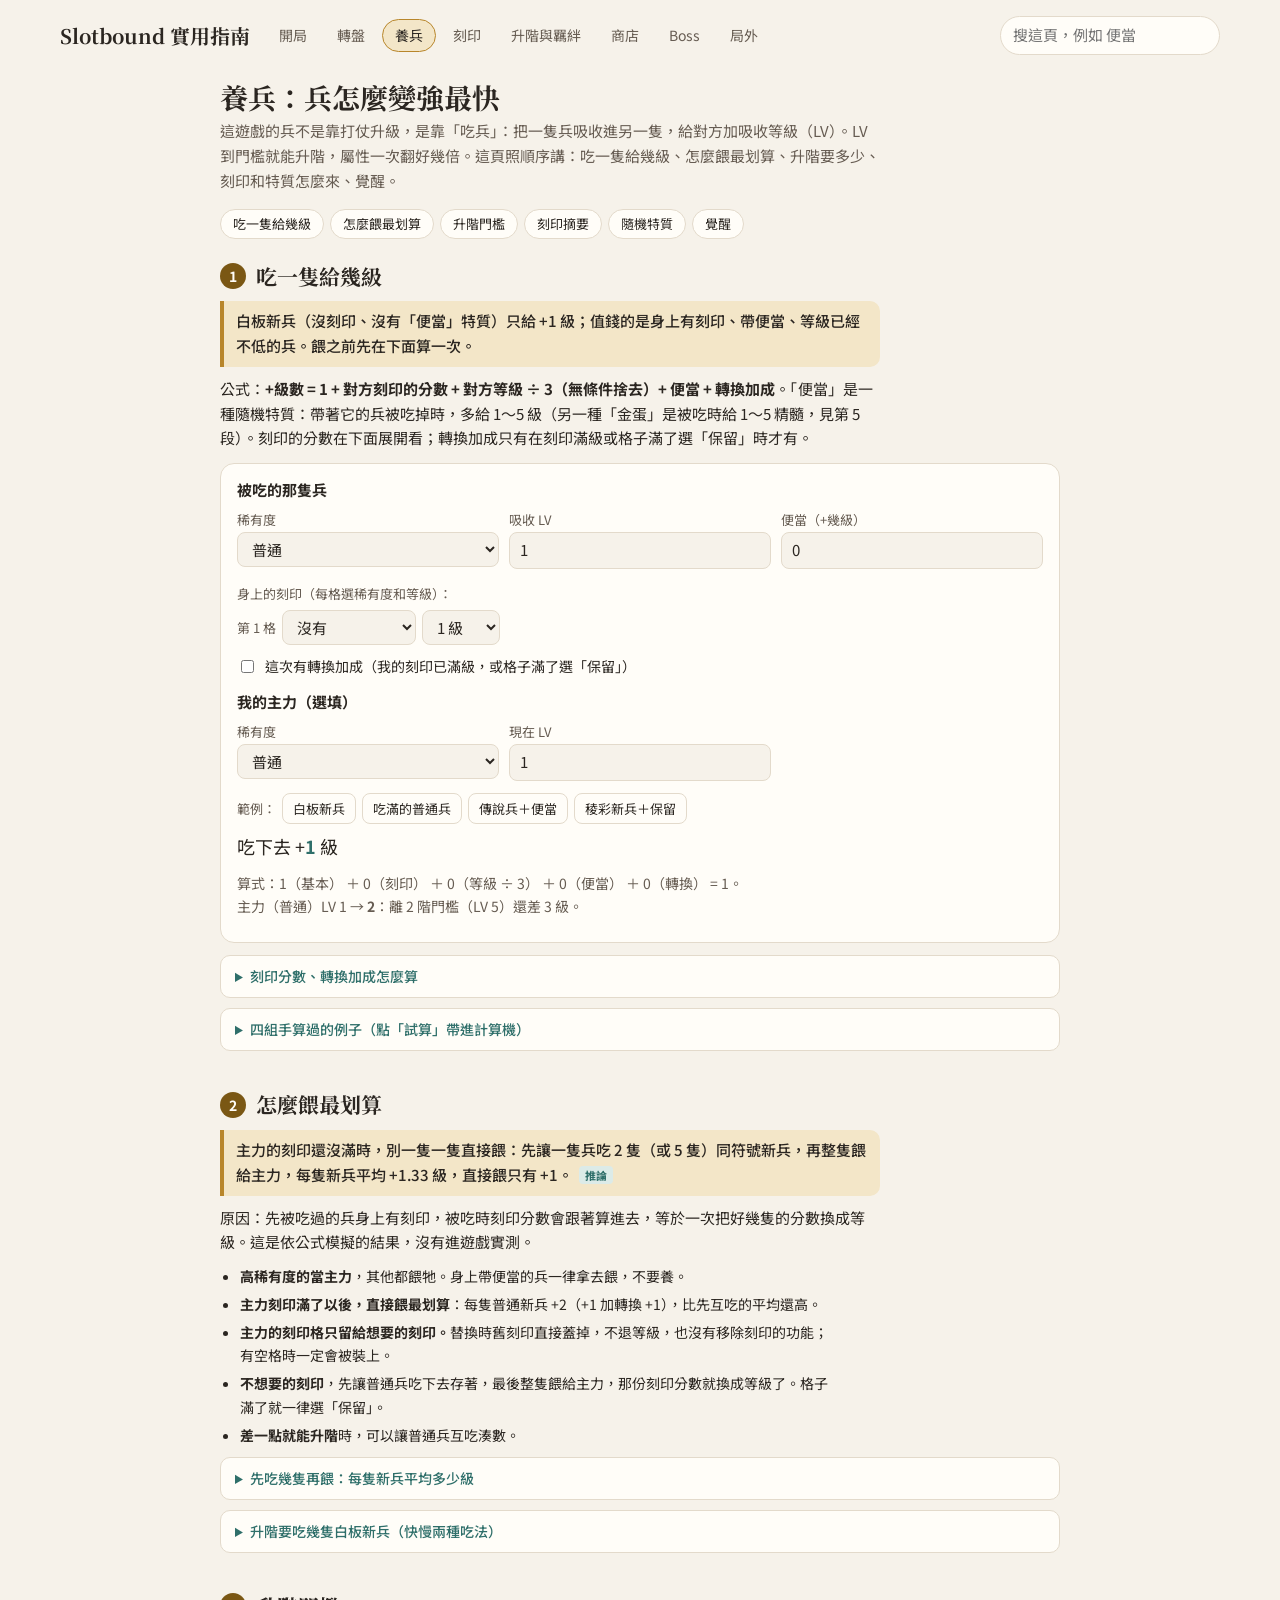
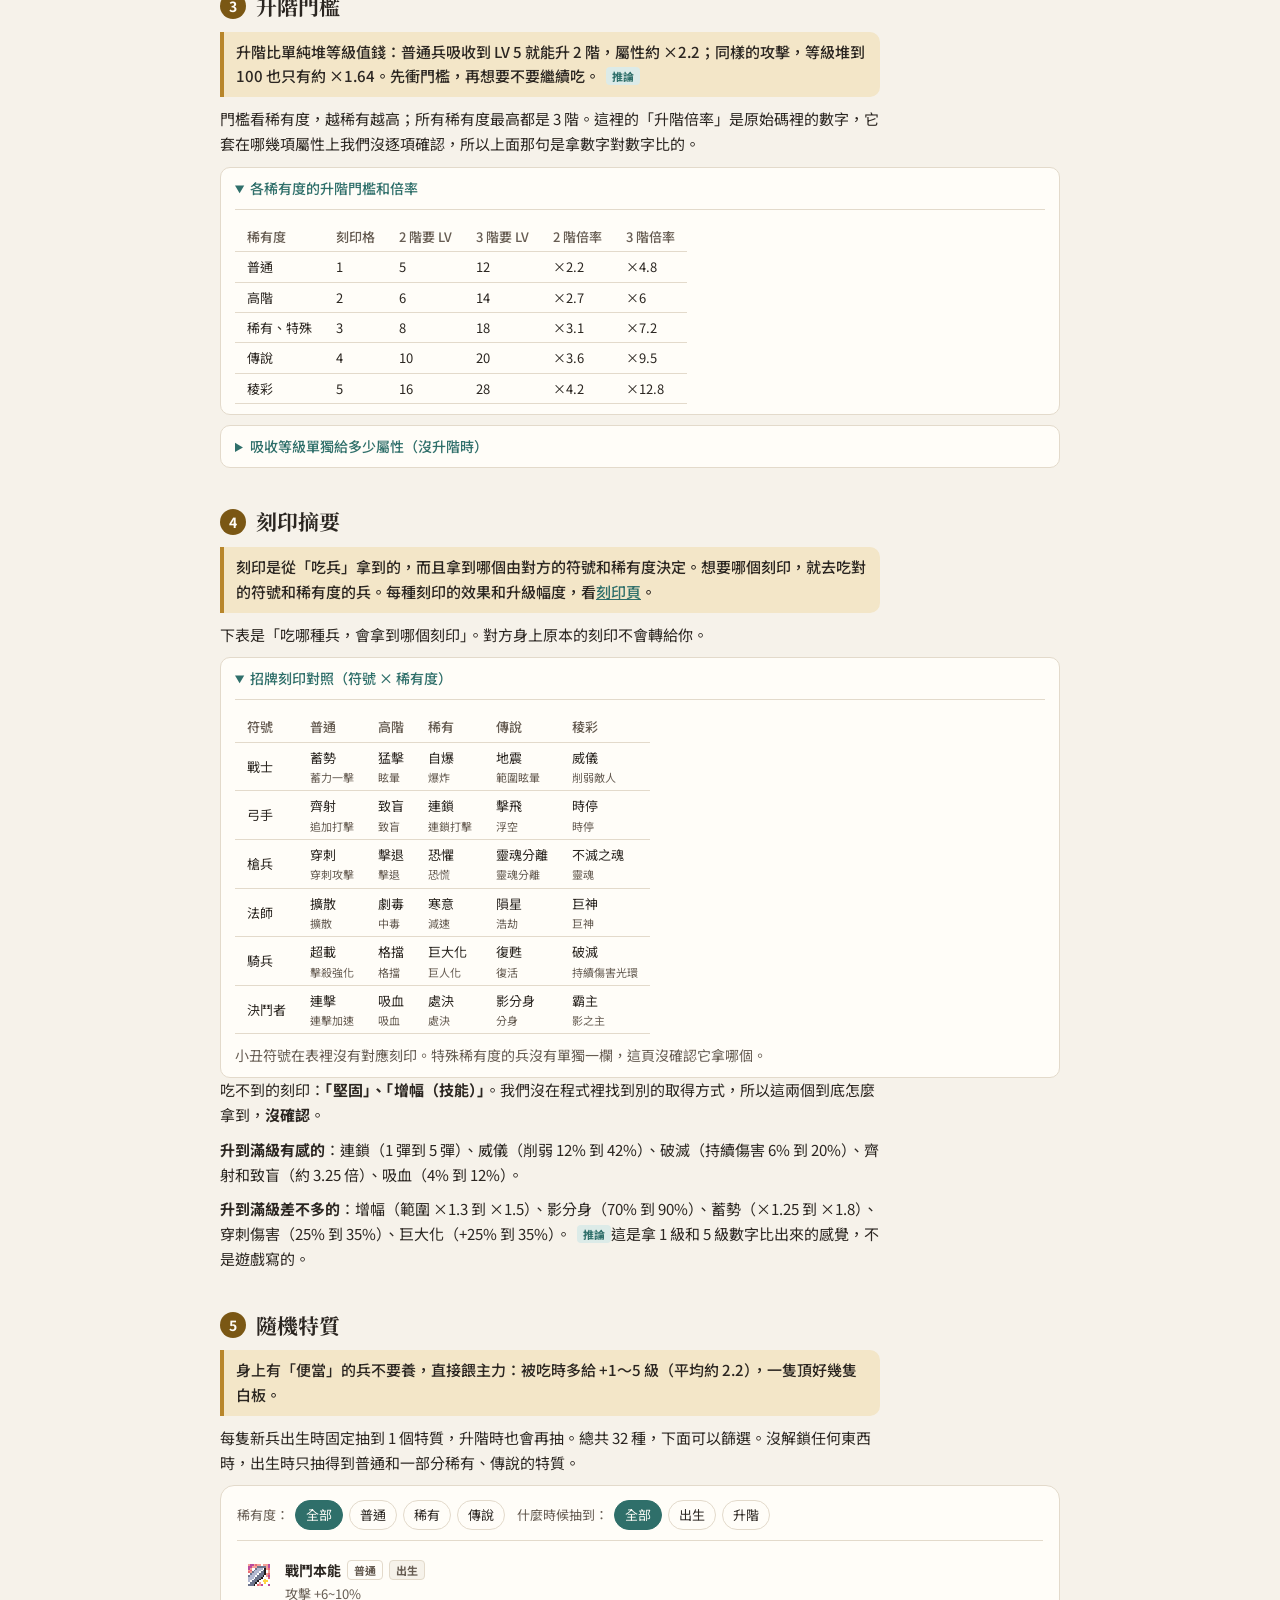
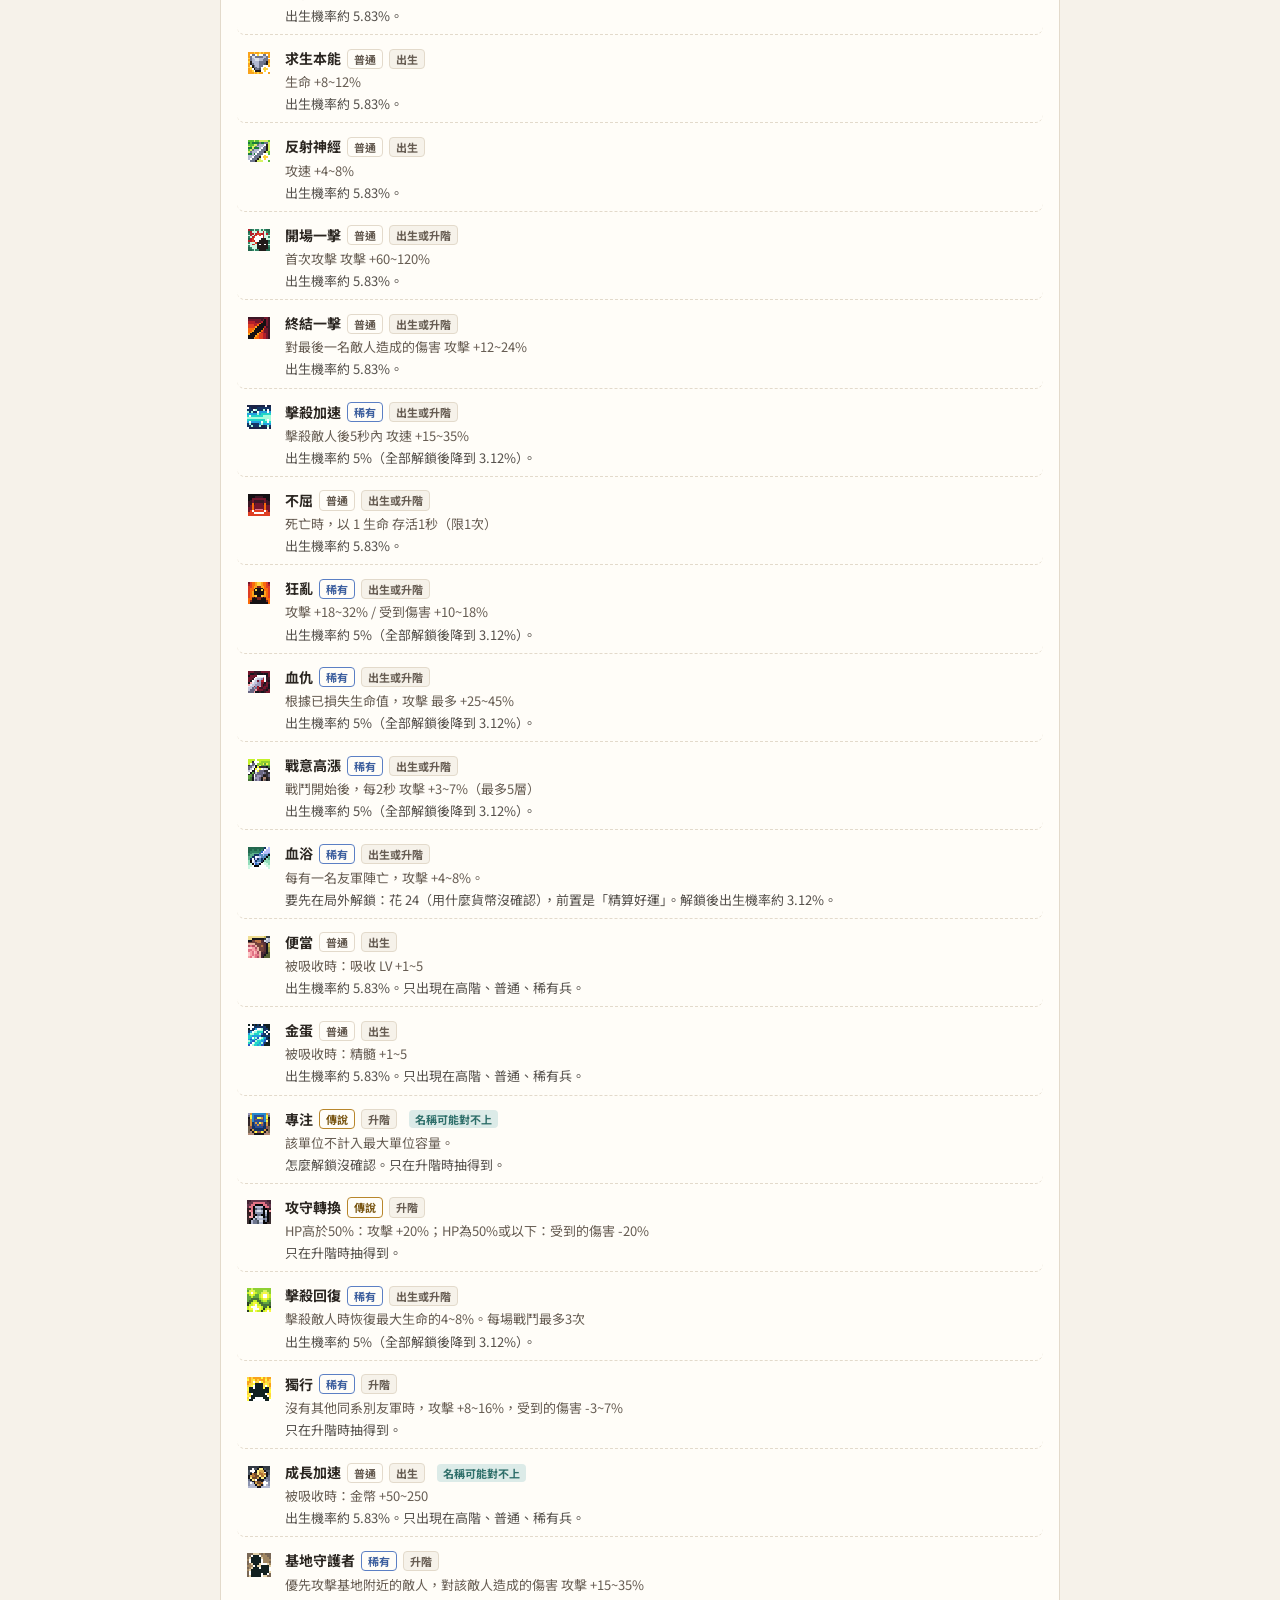
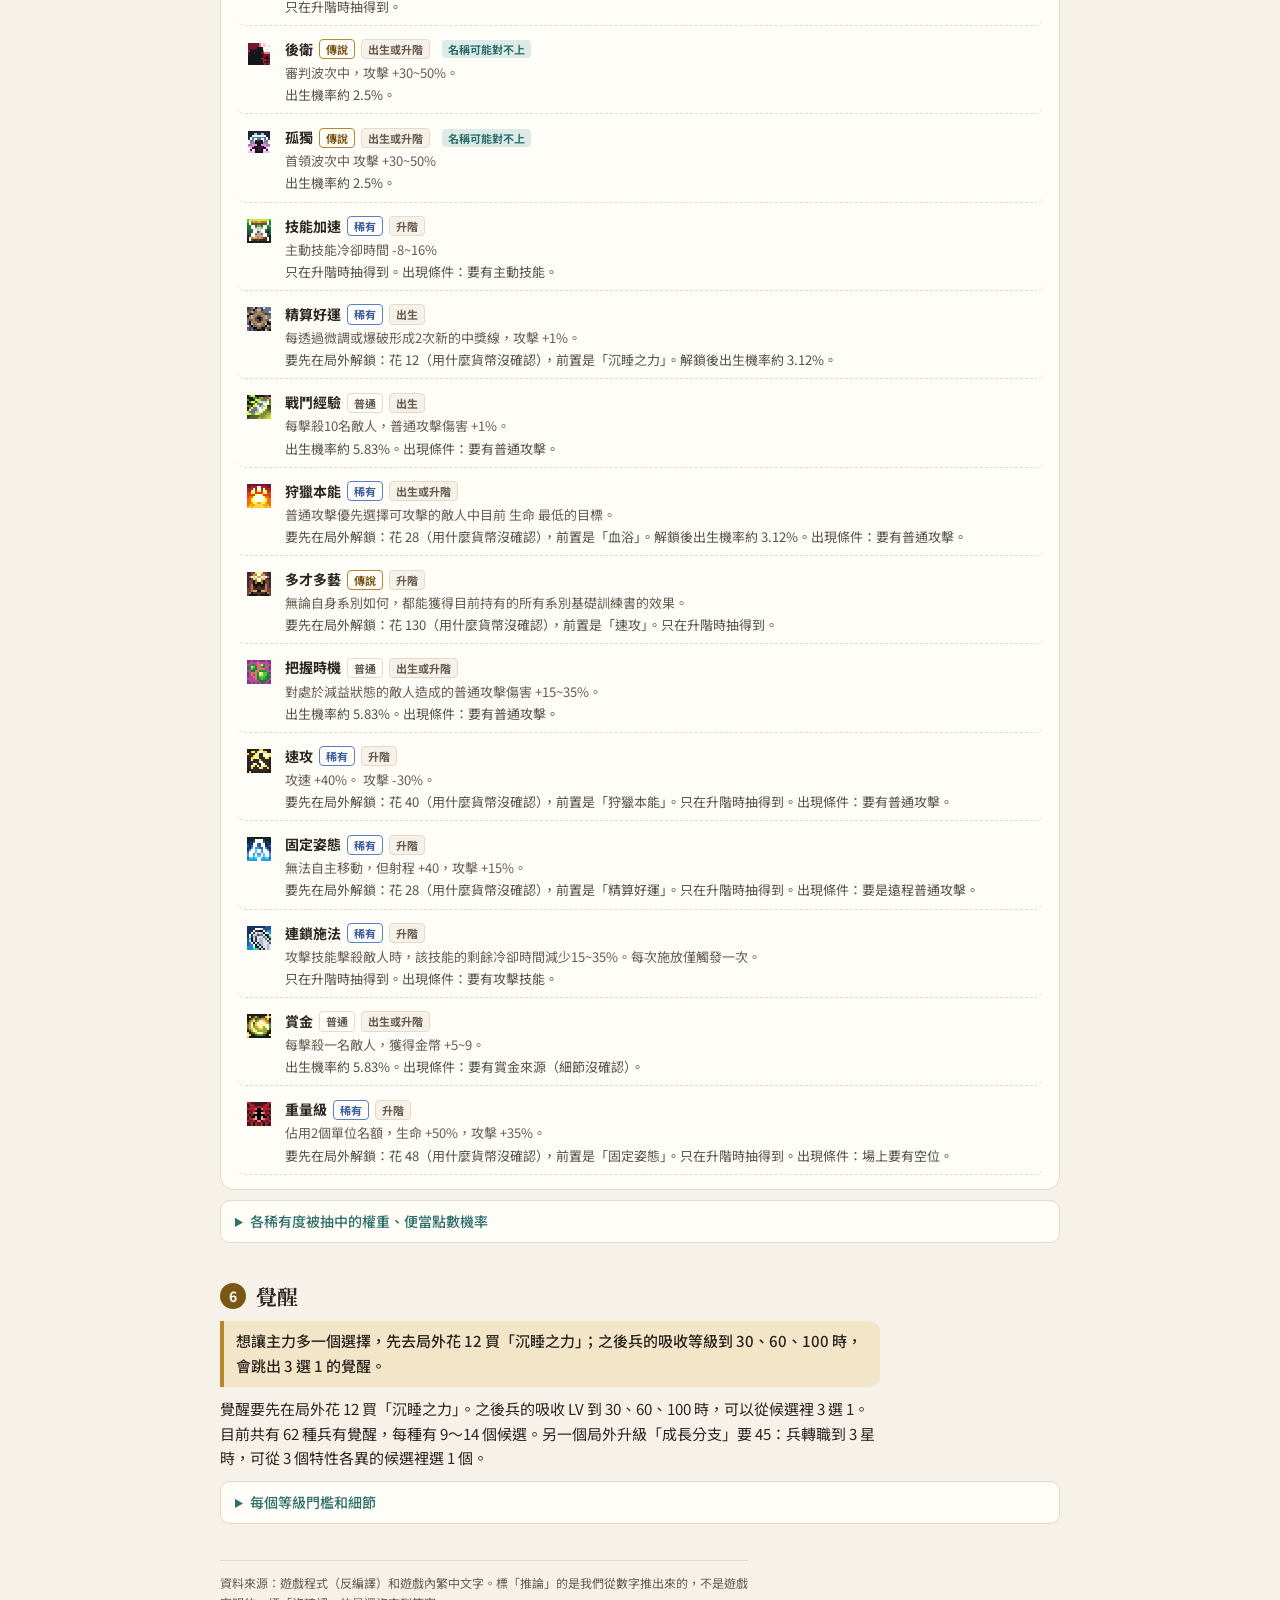
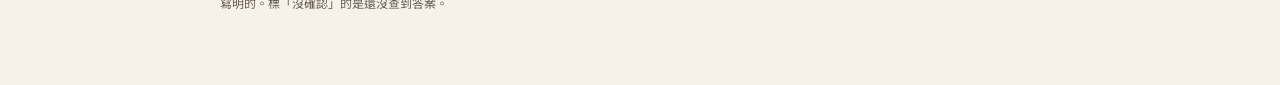
<file: units.html>
<!doctype html>
<html lang="zh-Hant-TW">
<head>
<meta charset="utf-8">
<meta name="viewport" content="width=device-width, initial-scale=1">
<title>養兵：Slotbound 實用指南</title>
<link rel="preconnect" href="https://fonts.googleapis.com">
<link href="https://fonts.googleapis.com/css2?family=Noto+Sans+TC:wght@400;500;700&family=Noto+Serif+TC:wght@600;700&display=swap" rel="stylesheet">
<link rel="stylesheet" href="style.css?v=1116d">
<link rel="stylesheet" href="css-units.css?v=1116d">
</head>
<body>
<header class="top">
  <b>Slotbound 實用指南</b>
  <nav>
    <a href="open.html">開局</a>
    <a href="slot.html">轉盤</a>
    <a class="cur" href="units.html">養兵</a>
    <a href="imprint.html">刻印</a>
    <a href="index.html">升階與羈絆</a>
    <a href="shop.html">商店</a>
    <a href="boss.html">Boss</a>
    <a href="meta.html">局外</a>
  </nav>
  <div class="search">
    <input id="q" type="search" placeholder="搜這頁，例如 便當" autocomplete="off">
    <div class="res" id="qres"></div>
  </div>
</header>

<main class="guide">
  <h1>養兵：兵怎麼變強最快</h1>
  <p class="lead">這遊戲的兵不是靠打仗升級，是靠「吃兵」：把一隻兵吸收進另一隻，給對方加吸收等級（LV）。LV 到門檻就能升階，屬性一次翻好幾倍。這頁照順序講：吃一隻給幾級、怎麼餵最划算、升階要多少、刻印和特質怎麼來、覺醒。</p>
  <nav class="toc">
    <a href="#absorb">吃一隻給幾級</a><a href="#feed">怎麼餵最划算</a><a href="#rank">升階門檻</a><a href="#imprint">刻印摘要</a><a href="#traits">隨機特質</a><a href="#awaken">覺醒</a>
  </nav>

  <section class="sec" id="absorb" data-t="吸收 吃兵 公式 計算機 便當 刻印 轉換 加成 吸收等級 LV 幾級">
    <h2><span class="no">1</span>吃一隻給幾級</h2>
    <p class="adv">白板新兵（沒刻印、沒有「便當」特質）只給 +1 級；值錢的是身上有刻印、帶便當、等級已經不低的兵。餵之前先在下面算一次。</p>
    <p>公式：<b>+級數 = 1 + 對方刻印的分數 + 對方等級 ÷ 3（無條件捨去）+ 便當 + 轉換加成</b>。「便當」是一種隨機特質：帶著它的兵被吃掉時，多給 1～5 級（另一種「金蛋」是被吃時給 1～5 精髓，見第 5 段）。刻印的分數在下面展開看；轉換加成只有在刻印滿級或格子滿了選「保留」時才有。</p>
    <div class="calc panel" id="calcBox">
      <h3>被吃的那隻兵</h3>
      <div class="ugrid">
        <label class="f"><span>稀有度</span><select id="vGrade"></select></label>
        <label class="f"><span>吸收 LV</span><input id="vLv" type="number" inputmode="numeric" min="1" max="999" step="1" value="1"></label>
        <label class="f"><span>便當（+幾級）</span><input id="vBento" type="number" inputmode="numeric" min="0" max="5" step="1" value="0"></label>
      </div>
      <div class="f2"><span class="flabel">身上的刻印（每格選稀有度和等級）：</span></div>
      <div id="vImps" class="imps"></div>
      <label class="chk"><input type="checkbox" id="vConv"><span>這次有轉換加成（我的刻印已滿級，或格子滿了選「保留」）</span></label>
      <h3>我的主力（選填）</h3>
      <div class="ugrid">
        <label class="f"><span>稀有度</span><select id="mGrade"></select></label>
        <label class="f"><span>現在 LV</span><input id="mLv" type="number" inputmode="numeric" min="1" max="999" step="1" value="1"></label>
      </div>
      <div class="quick" id="presets"></div>
      <p class="calc-out" id="absOut"></p>
      <p class="calc-sub" id="absSub"></p>
    </div>
    <details>
      <summary>刻印分數、轉換加成怎麼算</summary>
      <ul>
        <li>每個刻印的分數 = 稀有度分 + （等級 − 1）。稀有度分：普通 1、高階 2、稀有或特殊 3、傳說 4、稜彩 5。例如高階 2 級刻印 = 2 + 1 = 3 分。</li>
        <li>被吃的兵身上有幾個刻印就全部加起來。這些刻印不會轉給你，只有分數算進去。</li>
      </ul>
      <div class="tbl-wrap"><table class="mini" id="convTbl"></table></div>
      <ul>
        <li>轉換加成看<b>被吃的那隻</b>是什麼稀有度。</li>
        <li>你得到的是對方符號固定的「招牌刻印」，有四種情況：格子有空位，直接裝上（強制）；已有同一個，升 1 級；已經滿級，自動轉換成吸收 LV（拿轉換加成）；格子滿了且是別的刻印，你選「替換」或「保留」，選「保留」就拿轉換加成。</li>
      </ul>
    </details>
    <details>
      <summary>四組手算過的例子（點「試算」帶進計算機）</summary>
      <div class="tbl-wrap"><table class="mini" id="exTbl"></table></div>
      <p class="note">每組都是從原始碼的公式自己手算一遍，再跟計算機結果對過。</p>
    </details>
  </section>

  <section class="sec" id="feed" data-t="餵養 策略 先吃 互吃 主力 直接餵 保留 湊數 便當 存刻印 吃幾隻">
    <h2><span class="no">2</span>怎麼餵最划算</h2>
    <p class="adv">主力的刻印還沒滿時，別一隻一隻直接餵：先讓一隻兵吃 2 隻（或 5 隻）同符號新兵，再整隻餵給主力，每隻新兵平均 +1.33 級，直接餵只有 +1。<span class="infer">推論</span></p>
    <p>原因：先被吃過的兵身上有刻印，被吃時刻印分數會跟著算進去，等於一次把好幾隻的分數換成等級。這是依公式模擬的結果，沒有進遊戲實測。</p>
    <ul class="tips">
      <li><b>高稀有度的當主力</b>，其他都餵牠。身上帶便當的兵一律拿去餵，不要養。</li>
      <li><b>主力刻印滿了以後，直接餵最划算</b>：每隻普通新兵 +2（+1 加轉換 +1），比先互吃的平均還高。</li>
      <li><b>主力的刻印格只留給想要的刻印。</b>替換時舊刻印直接蓋掉，不退等級，也沒有移除刻印的功能；有空格時一定會被裝上。</li>
      <li><b>不想要的刻印</b>，先讓普通兵吃下去存著，最後整隻餵給主力，那份刻印分數就換成等級了。格子滿了就一律選「保留」。</li>
      <li><b>差一點就能升階</b>時，可以讓普通兵互吃湊數。</li>
    </ul>
    <details>
      <summary>先吃幾隻再餵：每隻新兵平均多少級</summary>
      <p class="note">假設：同符號的白板普通新兵，主力是普通兵。「刻印沒滿」＝餵進去只是升刻印；「刻印已滿」＝餵進去拿轉換加成。</p>
      <div class="tbl-wrap"><table class="mini" id="preTbl"></table></div>
    </details>
    <details>
      <summary>升階要吃幾隻白板新兵（快慢兩種吃法）</summary>
      <p class="note">快：每個刻印格先各吃進一隻不同符號的新兵（各 +1），格滿以後都吃身上沒有的符號並選「保留」（每隻 +2）。慢：全吃同一個符號，刻印 1 升到 5 級的前 5 隻各 +1，之後才有轉換（每隻 +2）。假設每隻都是普通白板、沒便當。</p>
      <div class="tbl-wrap"><table class="mini" id="needTbl"></table></div>
    </details>
  </section>

  <section class="sec" id="rank" data-t="升階 門檻 倍率 LV 2階 3階 轉職 屬性 稜彩 傳說 稀有 高階 普通 特殊 刻印格">
    <h2><span class="no">3</span>升階門檻</h2>
    <p class="adv">升階比單純堆等級值錢：普通兵吸收到 LV 5 就能升 2 階，屬性約 ×2.2；同樣的攻擊，等級堆到 100 也只有約 ×1.64。先衝門檻，再想要不要繼續吃。<span class="infer">推論</span></p>
    <p>門檻看稀有度，越稀有越高；所有稀有度最高都是 3 階。這裡的「升階倍率」是原始碼裡的數字，它套在哪幾項屬性上我們沒逐項確認，所以上面那句是拿數字對數字比的。</p>
    <details open>
      <summary>各稀有度的升階門檻和倍率</summary>
      <div class="tbl-wrap"><table class="mini" id="rankTbl"></table></div>
    </details>
    <details>
      <summary>吸收等級單獨給多少屬性（沒升階時）</summary>
      <div class="tbl-wrap"><table class="mini" id="multTbl"></table></div>
      <p class="note">每 1 級：攻擊 +1%、生命 +1.5%、攻速 +0.5%，但越高越遞減。上表是照原始碼的曲線算出來的。</p>
    </details>
  </section>

  <section class="sec" id="imprint" data-t="刻印 招牌 招牌刻印 堅固 增幅 升滿 吸血 連鎖 威儀 破滅 齊射 致盲 蓄勢 影分身 轉換">
    <h2><span class="no">4</span>刻印摘要</h2>
    <p class="adv">刻印是從「吃兵」拿到的，而且拿到哪個由對方的符號和稀有度決定。想要哪個刻印，就去吃對的符號和稀有度的兵。每種刻印的效果和升級幅度，看<a href="imprint.html">刻印頁</a>。</p>
    <p>下表是「吃哪種兵，會拿到哪個刻印」。對方身上原本的刻印不會轉給你。</p>
    <details open>
      <summary>招牌刻印對照（符號 × 稀有度）</summary>
      <div class="tbl-wrap"><table class="mini sigtbl" id="sigTbl"></table></div>
      <p class="note">小丑符號在表裡沒有對應刻印。特殊稀有度的兵沒有單獨一欄，這頁沒確認它拿哪個。</p>
    </details>
    <p>吃不到的刻印：<b id="notSig"></b>。我們沒在程式裡找到別的取得方式，所以這兩個到底怎麼拿到，<b>沒確認</b>。</p>
    <p><b>升到滿級有感的</b>：連鎖（1 彈到 5 彈）、威儀（削弱 12% 到 42%）、破滅（持續傷害 6% 到 20%）、齊射和致盲（約 3.25 倍）、吸血（4% 到 12%）。</p>
    <p><b>升到滿級差不多的</b>：增幅（範圍 ×1.3 到 ×1.5）、影分身（70% 到 90%）、蓄勢（×1.25 到 ×1.8）、穿刺傷害（25% 到 35%）、巨大化（+25% 到 35%）。<span class="infer">推論</span>這是拿 1 級和 5 級數字比出來的感覺，不是遊戲寫的。</p>
  </section>

  <section class="sec" id="traits" data-t="隨機特質 特質 便當 金蛋 成長加速 出生 升階 機率 解鎖 稀有 傳說 普通">
    <h2><span class="no">5</span>隨機特質</h2>
    <p class="adv">身上有「便當」的兵不要養，直接餵主力：被吃時多給 +1～5 級（平均約 2.2），一隻頂好幾隻白板。</p>
    <p>每隻新兵出生時固定抽到 1 個特質，升階時也會再抽。總共 32 種，下面可以篩選。沒解鎖任何東西時，出生時只抽得到普通和一部分稀有、傳說的特質。</p>
    <div class="panel">
      <div class="cfilter">
        <span class="flabel">稀有度：</span><span id="tfR"></span>
        <span class="flabel">什麼時候抽到：</span><span id="tfS"></span>
      </div>
      <div class="clist tlist" id="tlist"></div>
    </div>
    <details>
      <summary>各稀有度被抽中的權重、便當點數機率</summary>
      <div class="tbl-wrap"><table class="mini" id="tw"></table></div>
      <ul id="twNote"></ul>
    </details>
  </section>

  <section class="sec" id="awaken" data-t="覺醒 沉睡之力 成長分支 3選1 候選 里程碑 LV30 LV60 LV100 轉職">
    <h2><span class="no">6</span>覺醒</h2>
    <p class="adv">想讓主力多一個選擇，先去局外花 12 買「沉睡之力」；之後兵的吸收等級到 30、60、100 時，會跳出 3 選 1 的覺醒。</p>
    <p id="awText"></p>
    <details>
      <summary>每個等級門檻和細節</summary>
      <div class="tbl-wrap"><table class="mini" id="awTbl"></table></div>
      <ul id="awList"></ul>
    </details>
  </section>

  <p class="src-note">資料來源：遊戲程式（反編譯）和遊戲內繁中文字。標「推論」的是我們從數字推出來的，不是遊戲寫明的。標「沒確認」的是還沒查到答案。</p>
</main>

<script src="data/units.js?v=1116d"></script>
<script src="data/units-sim.js?v=1116d"></script>
<script src="units.js?v=1116d"></script>
</body>
</html>
</file>
<file: style.css>
:root{
  --bg:#f6f2ea; --paper:#fffdf8; --ink:#2b2621; --muted:#665c52; --line:#e3dacb;
  --gold:#b8862b; --gold-soft:#f3e6c8; --wine:#8a3b3b; --wine-soft:#f2dede;
  --teal:#2f6f6a; --teal-soft:#dcebe8;
  /* 當字用的金和藍：淺底上要過 4.5:1（2026-11-15 審美座位量出原本的金字只有 3.2） */
  --gold-ink:#7a5714; --blue-ink:#3d5f9e;
}
@media (prefers-color-scheme: dark){
  :root{ --bg:#1d1a17; --paper:#25211d; --ink:#ece5da; --muted:#a99e90; --line:#3a332c;
    --gold:#d9a94a; --gold-soft:#3b311f; --wine:#d98a8a; --wine-soft:#3a2626; --teal:#7cc0b8; --teal-soft:#1f3331;
    --gold-ink:#d9a94a; --blue-ink:#8fb0ec; }
}
*{box-sizing:border-box}
html,body{margin:0;background:var(--bg);color:var(--ink);font:15px/1.65 "Noto Sans TC",system-ui,sans-serif}
a{color:var(--teal)}
header.top{display:flex;align-items:center;gap:16px;flex-wrap:wrap;max-width:1200px;margin:0 auto;padding:16px 20px 8px}
header.top b{font-family:"Noto Serif TC",serif;font-size:20px}
header.top nav{display:flex;gap:4px;flex-wrap:wrap}
header.top nav a{color:var(--muted);text-decoration:none;padding:4px 12px;border-radius:999px;border:1px solid transparent;font-size:14px}
header.top nav a.cur{color:var(--ink);border-color:var(--gold);background:var(--gold-soft)}
header.top nav a.soon{opacity:.5;pointer-events:none}
.search{margin-left:auto;position:relative}
.search input{width:220px;padding:6px 12px;border-radius:999px;border:1px solid var(--line);background:var(--paper);color:var(--ink);font:inherit}
.search .res{position:absolute;right:0;top:110%;width:300px;max-height:360px;overflow:auto;background:var(--paper);border:1px solid var(--line);border-radius:12px;z-index:30;display:none}
.search .res.on{display:block}
.search .res div{padding:8px 12px;cursor:pointer;border-bottom:1px solid var(--line)}
.search .res div:hover,.search .res div.act{background:var(--gold-soft)}
.search .res small{color:var(--muted);margin-left:6px}
main{max-width:1200px;margin:0 auto;padding:8px 20px 60px}
h1{font-family:"Noto Serif TC",serif;font-size:28px;line-height:1.3;margin:8px 0 4px}
.lead{color:var(--muted);margin:0 0 16px;max-width:44em}
.tip-box{background:var(--gold-soft);border-radius:12px;padding:10px 14px;margin:0 0 16px;font-size:14px}
.tip-box b{color:var(--gold-ink)}
.infer{display:inline-block;font-size:11px;font-weight:700;color:var(--teal);background:var(--teal-soft);border-radius:4px;padding:0 6px;margin-left:6px;vertical-align:1px}

/* 規劃器版面 */
.planner{display:grid;grid-template-columns:minmax(0,1fr) 320px;gap:20px;align-items:start}
.panel{background:var(--paper);border:1px solid var(--line);border-radius:14px;padding:14px 16px}
.panel h2{font-size:15px;margin:0 0 8px;color:var(--muted);font-weight:500}
.side{position:sticky;top:12px;display:flex;flex-direction:column;gap:12px}

.syms{display:flex;flex-wrap:wrap;gap:6px;margin-bottom:10px}
.stab{border:1px solid var(--line);background:var(--bg);color:var(--ink);border-radius:8px;padding:5px 14px;font:inherit;font-size:14px;cursor:pointer}
.stab.on{background:var(--gold-soft);border-color:var(--gold);font-weight:700}
.filters{display:flex;flex-wrap:wrap;gap:6px;align-items:center;margin-bottom:12px;padding-bottom:12px;border-bottom:1px solid var(--line)}
.filters #filters{display:contents}
.flabel{font-size:13px;color:var(--muted)}
.syms .flabel{align-self:center}
.syms .brk{flex-basis:100%;height:0}
.gtab.g-legendary.on{border-color:var(--gold)}
.gtab.g-prism{color:var(--wine)}
.gtab.g-prism.on{background:color-mix(in srgb, var(--wine) 12%, var(--bg));border-color:var(--wine)}
.fchip.locked::after{content:"🔒";font-size:10px;margin-left:3px}
/* 升階樹：一列一個稀有度 */
.grid{display:flex;flex-direction:column;gap:8px}
.row{display:grid;grid-template-columns:52px 120px 1fr;gap:8px;align-items:center;padding:6px 0;border-bottom:1px dashed var(--line)}
.row:last-child{border-bottom:0}
.gl .gd{display:inline-block;font-size:12px;font-weight:700;padding:1px 8px;border-radius:999px;background:var(--bg);border:1px solid var(--line)}
.g-advanced .gd{color:var(--teal);border-color:var(--teal)}
.g-rare .gd{color:var(--blue-ink);border-color:#5b7fc4}
.g-legendary .gd{color:var(--gold-ink);border-color:var(--gold)}
.g-prism .gd{color:var(--wine);border-color:var(--wine)}
.r1{display:flex;align-items:center;gap:6px;font-size:13px;color:var(--muted)}
.r1 .r{font-size:11px;margin-right:4px}
.brs{display:flex;flex-wrap:wrap;gap:6px 22px}
.br{display:flex;align-items:center;gap:6px;flex-wrap:wrap}
.br .arrow{color:var(--muted);font-size:12px}
.spr{width:32px;height:32px;image-rendering:pixelated;flex:none}
.spr.big{width:56px;height:56px}
.cls{display:inline-flex;align-items:center;gap:6px}
.cls .tx{display:flex;flex-direction:column;line-height:1.3}
.fxhead{margin-bottom:10px;display:flex;align-items:center;gap:8px;flex-wrap:wrap}
.fxhead .back{margin-left:auto}
#tree h3{font-size:13px;color:var(--muted);margin:12px 0 4px}
.fxm{display:flex;align-items:center;gap:10px;margin:4px 0;flex-wrap:wrap}
.fxm .route{font-size:12px;color:var(--muted)}
.fx-row .nx{color:var(--muted)}
.gchips{display:flex;flex-wrap:wrap;gap:6px;align-items:center;margin:0 0 10px}
.gchip{border:1px solid var(--line);background:var(--bg);color:var(--muted);border-radius:999px;padding:2px 10px;font:inherit;font-size:12px;cursor:pointer;opacity:.6}
.gchip.on{opacity:1;color:var(--ink);font-weight:700}
.tbl-wrap{overflow-x:auto}
.fxtbl{border-collapse:separate;border-spacing:4px;width:100%;table-layout:fixed}
.fxtbl th{font-size:12px;font-weight:500;color:var(--muted);text-align:center;padding:2px}
.fxtbl th.sn{text-align:right;width:64px;font-size:13px;color:var(--ink);padding-right:6px}
.fxtbl .gd{display:inline-block;font-size:12px;font-weight:700;padding:1px 8px;border-radius:999px;background:var(--bg);border:1px solid var(--line)}
.fxtbl td{height:62px;border-radius:8px;vertical-align:middle;padding:0}
.fxtbl td.no{background:var(--bg);opacity:.5}
.fxtbl td.yes{background:var(--teal-soft);border:1px solid var(--teal)}
.fxtbl td.open{box-shadow:0 0 0 2px var(--gold)}
.cell{width:100%;height:100%;min-height:60px;background:none;border:0;color:var(--ink);font:inherit;cursor:pointer;display:flex;flex-direction:column;align-items:center;justify-content:center;gap:1px;padding:4px}
.cell .spr{width:28px;height:28px}
.cell .cn{font-size:13px;font-weight:500}
.cell .ch{font-size:11px;color:var(--muted)}
.cell .ch.all{color:var(--teal);font-weight:700}
.detail{margin-top:12px;padding:10px 12px;border:1px solid var(--gold);border-radius:10px;display:flex;flex-direction:column;gap:6px}
.detail .dh{font-size:14px}
.br.nope{opacity:.5}
.start{padding:10px 0;border-bottom:1px dashed var(--line)}
.start:last-child{border-bottom:0}
.start .sh{display:flex;align-items:center;gap:8px;margin-bottom:6px;flex-wrap:wrap}
.start .sh b{font-size:15px}
.start .gd{display:inline-block;font-size:12px;font-weight:700;padding:1px 8px;border-radius:999px;background:var(--bg);border:1px solid var(--line)}
.start .r1n{display:inline-flex;align-items:center;gap:4px;font-size:13px;color:var(--muted)}
.start .both{font-size:11px;color:var(--teal);background:var(--teal-soft);border-radius:4px;padding:0 6px}
.start .sb{display:flex;flex-direction:column;gap:6px;padding-left:12px}
.start .pick{font-size:12px;color:var(--muted)}
.off{font-size:13px;color:var(--muted);opacity:.55;border:1px dashed var(--line);border-radius:8px;padding:4px 10px}
.pop .lbl{font-size:11px;color:var(--muted);margin-top:8px}
.pop .fxg{margin:4px 0;font-size:12px;line-height:1.5}
.pop .fxg .tag{background:var(--teal-soft);color:var(--teal);border-radius:4px;padding:0 6px;margin-right:6px;cursor:pointer;font-weight:500}
.pop .fxg .mates{color:var(--muted)}
.pop .hd .alt{font-size:12px}
.fchip{border:1px solid var(--line);background:var(--paper);color:var(--ink);border-radius:999px;padding:3px 10px;font:inherit;font-size:13px;cursor:pointer}
.fchip.on{background:var(--teal);border-color:var(--teal);color:var(--paper)}
.fchip .n{color:var(--muted);font-size:12px;margin-left:4px}
.fchip.on .n{color:var(--paper)}

.sym{margin:0 0 14px}
.sym h3{font-size:14px;margin:0 0 6px;display:flex;align-items:center;gap:8px}
.sym h3 .badge{display:inline-flex;width:22px;height:22px;border-radius:6px;align-items:center;justify-content:center;font-size:12px;font-weight:700;background:var(--gold-soft);color:var(--gold-ink)}
.tree{display:flex;flex-direction:column;gap:6px}
.branch{display:flex;align-items:flex-start;gap:6px;flex-wrap:wrap}
.branch .arrow{color:var(--muted);font-size:12px;padding-top:6px}
.cls{position:relative;border:1px solid var(--line);background:var(--bg);color:var(--ink);border-radius:8px;padding:4px 10px;font:inherit;font-size:13px;cursor:pointer;line-height:1.4;text-align:left}
.cls .r{font-size:11px;color:var(--muted);margin-right:4px}
.cls .fx{display:block;font-size:11px;color:var(--muted)}
.cls:hover{border-color:var(--gold)}
.cls.in{background:var(--gold-ink);border-color:var(--gold-ink);color:var(--paper)}
.cls.in .r,.cls.in .fx{color:var(--paper)}
.cls.mate{box-shadow:0 0 0 2px var(--teal)}
.cls.dim{opacity:.3}
.cls.prism::after{content:"";position:absolute;top:3px;right:3px;width:6px;height:6px;border-radius:50%;background:var(--wine)}

/* 羈絆面板 */
.fx-row{padding:8px 0;border-bottom:1px solid var(--line);cursor:pointer}
.fx-row:last-child{border-bottom:0}
.fx-row .hd{display:flex;align-items:center;gap:8px}
.fx-row .nm{font-weight:500}
.fx-row .ct{font-variant-numeric:tabular-nums;font-size:13px;color:var(--muted)}
.fx-row .steps{display:flex;gap:3px;margin-left:auto}
.fx-row .steps span{font-size:11px;padding:0 6px;border-radius:4px;border:1px solid var(--line);color:var(--muted);font-variant-numeric:tabular-nums}
.fx-row .steps span.hit{background:var(--teal);border-color:var(--teal);color:var(--paper)}
.fx-row .eff{font-size:12px;color:var(--muted);margin-top:2px}
.fx-row.active .nm{color:var(--teal)}
.fx-row.lock .nm::after{content:"需解鎖";font-size:10px;color:var(--wine);background:var(--wine-soft);border-radius:4px;padding:0 5px;margin-left:6px}
.fx-row.sel{background:var(--teal-soft);margin:0 -8px;padding:8px}
.team{display:flex;flex-wrap:wrap;gap:6px}
.team .cls{font-size:12px}
.empty{color:var(--muted);font-size:13px}
.btns{display:flex;gap:6px;margin-top:10px}
.btn{border:1px solid var(--line);background:var(--paper);color:var(--ink);border-radius:8px;padding:4px 10px;font:inherit;font-size:13px;cursor:pointer}
.btn:hover{border-color:var(--gold)}

/* 小卡（滑鼠移上去／點按） */
.pop{position:absolute;z-index:40;width:330px;background:var(--paper);border:1px solid var(--gold);border-radius:12px;padding:12px 14px;font-size:13px;box-shadow:0 8px 24px rgba(0,0,0,.18);display:none}
.pop.on{display:block}
.pop .hd{display:flex;align-items:center;gap:6px;margin-bottom:6px;cursor:grab}
.pop .hd b{font-size:15px}
.pop .x{margin-left:auto;border:0;background:none;color:var(--muted);font-size:18px;cursor:pointer;line-height:1}
.pop .path{display:flex;align-items:center;flex-wrap:wrap;gap:4px;margin:6px 0}
.pop .path .node{border:1px solid var(--line);border-radius:6px;padding:1px 7px;background:var(--bg)}
.pop .path .node.me{border-color:var(--gold);background:var(--gold-soft);font-weight:500}
.pop .path .sep{color:var(--muted)}
.pop .alt{color:var(--muted);font-size:12px}
.pop .tags{display:flex;flex-wrap:wrap;gap:4px;margin:6px 0}
.pop .tags span{background:var(--teal-soft);color:var(--teal);border-radius:4px;padding:0 6px;font-size:12px}
.pop .stats{display:grid;grid-template-columns:repeat(5,1fr);gap:4px;margin-top:6px;font-size:11px;color:var(--muted);text-align:center}
.pop .stats b{display:block;font-size:13px;color:var(--ink);font-variant-numeric:tabular-nums}
.pop .act{margin-top:8px}
.pop .cond{font-size:12px;color:var(--wine);margin-top:4px}
.pop .src{font-size:11px;color:var(--muted);margin-top:6px}

@media (max-width:820px){
  .planner{grid-template-columns:1fr}
  .side{position:static;order:-1}
  .search{margin-left:0;width:100%}
  .search input{width:100%}
  .search .res{width:100%}
  header.top,main{padding-left:16px;padding-right:16px}
  .pop{position:fixed;left:12px!important;right:12px;bottom:12px;top:auto!important;width:auto;max-height:70vh;overflow:auto}
  .row{grid-template-columns:44px 1fr}
  .row .brs{grid-column:1 / -1}
}
/* 手機：表格每格只剩約 50px，只放圖和名字；「要選哪條線」點格子後在下方看 */
@media (max-width:520px){
  .fxtbl{border-spacing:3px}
  .fxtbl th.sn{width:38px;font-size:12px;padding-right:3px;white-space:nowrap}
  .fxtbl .gd{padding:1px 4px;font-size:11px}
  .fxtbl td{height:54px}
  .cell{padding:3px 1px;min-height:52px}
  .cell .cn{font-size:11px;white-space:nowrap;letter-spacing:-.03em}
  .cell .ch{display:none}
  .cell .ch.all{display:block;font-size:11px;white-space:nowrap}
}
/* 貼上隊伍代碼 */
.code{display:flex;gap:6px;margin-top:10px}
.code input{flex:1;min-width:0;font:inherit;font-size:13px;color:var(--ink);background:var(--bg);border:1px solid var(--line);border-radius:8px;padding:6px 10px}
.code input:focus{outline:2px solid var(--gold);outline-offset:1px}
.codemsg{font-size:12px;color:var(--muted);margin:6px 0 0;line-height:1.6}

/* ===== 指南頁（轉盤等）：一段一個決定，先建議再理由 ===== */
.guide{max-width:880px}
/* 內文行長約 44 字（2026-11-15 托盤 20261115-3d09315f-006 選 44；面板和計算機維持原寬） */
.guide p,.guide li,.guide details ul,.guide .mach ul{max-width:44em}
.toc{display:flex;flex-wrap:wrap;gap:6px;margin:0 0 20px}
.toc a{font-size:13px;color:var(--ink);text-decoration:none;border:1px solid var(--line);background:var(--paper);border-radius:999px;padding:3px 12px}
.toc a:hover{border-color:var(--gold)}
.sec{margin:0 0 36px;scroll-margin-top:12px}
.sec h2{font-family:"Noto Serif TC",serif;font-size:21px;margin:0 0 8px;display:flex;align-items:center;gap:10px}
.sec h2 .no{display:inline-flex;width:26px;height:26px;border-radius:50%;align-items:center;justify-content:center;font:700 14px "Noto Sans TC",sans-serif;background:var(--gold-ink);color:var(--paper)}
.sec h3{font-size:15px;margin:0 0 6px}
.sec h3 small{font-weight:400;font-size:12px;color:var(--muted);margin-left:6px}
.sec p{margin:0 0 10px}
.adv{background:var(--gold-soft);border-left:4px solid var(--gold);border-radius:0 10px 10px 0;padding:8px 12px;font-weight:500}
.note{font-size:14px;color:var(--muted)}
.note b{color:var(--ink)}
.sec details{margin:10px 0 0;border:1px solid var(--line);border-radius:10px;background:var(--paper);padding:0 14px}
.sec summary{cursor:pointer;padding:9px 0;font-size:14px;color:var(--teal);font-weight:500}
.sec details[open] summary{border-bottom:1px solid var(--line);margin-bottom:8px}
.sec details ul{margin:0 0 10px;padding-left:20px;font-size:14px}
.sec details li{margin:3px 0}
.mini{border-collapse:collapse;font-size:13px;margin:4px 0 10px;font-variant-numeric:tabular-nums}
.mini th,.mini td{padding:4px 12px;border-bottom:1px solid var(--line);text-align:left}
.mini th{font-weight:500;color:var(--muted)}
/* 各頁共用表格 */
.tblwrap{overflow-x:auto;margin:8px 0 4px}
.tblwrap .mini{margin:0;min-width:100%}
.mini td.n,.mini th.n{text-align:right}
.mini td.hi{color:var(--teal);font-weight:700}
.mini tr.grp td{background:var(--bg);color:var(--muted);font-size:12px}
.src-note{font-size:12px;color:var(--muted);border-top:1px solid var(--line);padding-top:12px}

/* 價格階梯 */
.calc{margin:12px 0}
.calc-in{display:flex;align-items:center;gap:8px;flex-wrap:wrap;font-size:14px}
.calc-in input{width:96px;font:inherit;font-size:15px;font-variant-numeric:tabular-nums;color:var(--ink);background:var(--bg);border:1px solid var(--line);border-radius:8px;padding:5px 10px}
.calc-in input:focus{outline:2px solid var(--gold);outline-offset:1px}
.calc-in .quick{display:flex;gap:6px;flex-wrap:wrap}
.ladder{display:grid;grid-template-columns:repeat(6,1fr);gap:6px;margin:12px 0 8px}
.step{border:1px solid var(--line);border-radius:10px;padding:6px 4px;text-align:center;background:var(--bg);display:flex;flex-direction:column;line-height:1.35}
.step b{font-size:17px;font-variant-numeric:tabular-nums}
.step span{font-size:12px;color:var(--muted)}
.step small{font-size:11px;color:var(--muted);font-variant-numeric:tabular-nums}
.step.ok{background:var(--teal-soft);border-color:var(--teal)}
.step.ok b{color:var(--teal)}
.calc-out{font-size:14px;margin:0}
.calc-out b{color:var(--teal);font-variant-numeric:tabular-nums}

/* 符號機率 */
.odds{display:flex;flex-direction:column;gap:6px;margin:12px 0 8px}
.orow{display:grid;grid-template-columns:96px 1fr 1fr;gap:12px;align-items:center;font-size:14px}
.ohead{font-size:12px;color:var(--muted)}
.orow .on{display:flex;align-items:center;gap:6px}
.orow .ow,.orow .ok{position:relative;height:22px;background:var(--bg);border-radius:6px;overflow:hidden}
.orow .ohead span{background:none}
.orow .ow i,.orow .ok i{position:absolute;left:0;top:0;bottom:0;border-radius:6px}
.orow .ow i{background:var(--gold);opacity:.32}
.orow .ok i{background:var(--teal);opacity:.28}
.orow em{position:relative;font-style:normal;font-size:13px;padding-left:8px;line-height:22px;font-variant-numeric:tabular-nums}
.orow.rare .ok i{background:var(--wine);opacity:.28}
.orow.rare .ok em{color:var(--wine);font-weight:700}
.ohead .ow,.ohead .ok{background:none;height:auto}

/* 兩台機器 */
.machines{display:grid;grid-template-columns:1fr 1fr;gap:12px;margin:12px 0}
.mach ul{margin:0 0 10px;padding-left:18px;font-size:14px}
.mach li{margin:3px 0}
.mcores{display:flex;flex-wrap:wrap;gap:4px;align-items:center;border-top:1px dashed var(--line);padding-top:8px}
.ctag{display:inline-flex;align-items:center;gap:4px;border:1px solid var(--line);background:var(--bg);color:var(--ink);border-radius:999px;padding:1px 8px 1px 3px;font:inherit;font-size:12px;cursor:pointer}
.ctag:hover{border-color:var(--gold)}
.ctag img{width:18px;height:18px;image-rendering:pixelated}

/* 保底長條 */
.pbars{display:grid;grid-template-columns:repeat(6,1fr);gap:8px;align-items:end;margin:8px 0}
.pb{display:flex;flex-direction:column;align-items:center;gap:2px;font-variant-numeric:tabular-nums}
.pcol{width:100%;max-width:56px;height:110px;background:var(--bg);border-radius:6px;display:flex;align-items:flex-end;overflow:hidden}
.pcol i{display:block;width:100%;background:var(--teal);border-radius:6px 6px 0 0}
.pb b{font-size:14px}
.pb span{font-size:12px;color:var(--muted)}

/* 核心清單 */
.cfilter{display:flex;flex-wrap:wrap;gap:6px;align-items:center;margin-bottom:10px;padding-bottom:10px;border-bottom:1px solid var(--line)}
.cfilter > span:not(.flabel){display:contents}
.cfilter .flabel{margin-left:6px}
.cfilter .flabel:first-child{margin-left:0}
.clist{display:grid;grid-template-columns:1fr 1fr;gap:4px 16px}
.core{display:flex;gap:10px;align-items:flex-start;padding:8px 6px;border-bottom:1px dashed var(--line);border-radius:8px}
.core.hl{background:var(--gold-soft);box-shadow:0 0 0 2px var(--gold)}
.cic{width:32px;height:32px;image-rendering:pixelated;flex:none}
.chd{display:flex;align-items:center;gap:6px;flex-wrap:wrap}
.chd b{font-size:14px}
.rz,.mz{font-size:11px;font-weight:700;border-radius:4px;padding:0 6px;border:1px solid var(--line);color:var(--muted)}
.rz.r-U{color:var(--teal);border-color:var(--teal)}
.rz.r-R{color:var(--blue-ink);border-color:#5b7fc4}
.rz.r-L{color:var(--gold-ink);border-color:var(--gold)}
.mz{background:var(--bg)}
.cds{font-size:13px;color:var(--muted);line-height:1.55;margin-top:2px}

@media (max-width:820px){
  .machines{grid-template-columns:1fr}
  .clist{grid-template-columns:1fr}
}
@media (max-width:520px){
  .ladder{grid-template-columns:repeat(3,1fr)}
  .orow{grid-template-columns:78px 1fr 1fr;gap:6px;font-size:13px}
  .orow .on .spr{width:24px;height:24px}
  .sec h2{font-size:19px}
  .mini th,.mini td{padding:4px 8px}
  .mini td:first-child,.mini th:first-child{white-space:nowrap}
  .pb span{font-size:11px;white-space:nowrap;letter-spacing:-.02em}
  .pbars{gap:4px}
}
@media (prefers-color-scheme: dark){
  .rz.r-R{color:#8fb0ec;border-color:#7d9de0}
}
/* 羈絆頁上方的配陣段（2026-11-15 托盤 20261115-3d09315f-007 選 bond-top） */
.comp .sec{margin-bottom:24px}
.comp-pts{margin:0 0 10px;padding-left:20px}
.comp-pts li{margin:5px 0}
.comp .mini td small{font-size:11px;color:var(--muted);margin-left:4px;white-space:nowrap}
.comp-boss td:first-child,.comp-boss td:nth-child(2){white-space:nowrap}
.comp .mini a{color:var(--teal)}

/* 2026-11-16 試用回饋：開局頁詞彙、規劃器技能、每隻兵的技能 */
.gloss{margin:0 0 20px;max-width:56em}
.gloss h3{margin:0 0 6px;font-size:15px}
.gloss ul{margin:0;padding-left:20px}
.gloss li{margin:4px 0;font-size:14px}
.gloss a{color:var(--teal);font-size:13px;margin-left:4px}
.comp-h{margin:18px 0 4px;font-size:16px}
.comp-h small{font-size:12px;color:var(--muted);font-weight:400;margin-left:6px}
.pop .skl{margin:2px 0 6px;font-size:13px}
.pop .skl .alt{display:inline}
#skills{margin-top:28px}
.skg{margin:8px 0}
.skg .mini td small{display:block;font-size:11px;color:var(--muted)}
.skg .mini td:first-child,.skg .mini td:nth-child(2){white-space:nowrap}
/* 各系欄寬一致（不然每展開一系，效果欄的起點都不同） */
.skg .mini{table-layout:fixed}
.skg .mini th:first-child{width:8.5em}
.skg .mini th:nth-child(2){width:9em}
.skg .mini td{vertical-align:top}
/* 手機：職業＋技能一行，效果另起一行放全寬（原本效果欄一行只剩 8 字） */
@media (max-width:600px){
  .skg .mini{table-layout:auto}
  .skg .mini thead{display:none}
  .skg .mini tr{display:grid;grid-template-columns:auto 1fr;column-gap:14px;padding:8px 0;border-bottom:1px solid var(--line)}
  .skg .mini td{border:0;padding:0 8px}
  .skg .mini td small{display:inline;margin-left:4px}
  .skg .mini td:nth-child(3){grid-column:1/-1;margin-top:4px}
}
</file>
<file: css-boss.css>
/* Boss 頁新增樣式：只用 style.css 的色票變數 */
.mini td.hi{color:var(--wine);font-weight:700}
.mini.sk th,.mini.sk td{vertical-align:top}
.mini.sk td:first-child,.mini.sk th:nth-child(-n+3),.mini.sk td:nth-child(2),.mini.sk td:nth-child(3){white-space:nowrap}
.mini.sk td:nth-child(4){min-width:240px}

/* 猝死波對照 */
.cmp{display:grid;grid-template-columns:1fr 1fr;gap:12px;margin:10px 0}
.cmp > div{background:var(--paper);border:1px solid var(--line);border-radius:12px;padding:10px 14px}
.cmp > div.hot{border-color:var(--wine);background:var(--wine-soft)}
.cmp h3{margin:0 0 4px;font-size:15px}
.cmp p{margin:0;font-size:14px}
.cmp ul{margin:6px 0 0;padding-left:18px;font-size:13px;color:var(--muted)}

/* 六張地圖 */
.maps{display:grid;grid-template-columns:1fr 1fr;gap:12px;margin:10px 0}
.mapc{background:var(--paper);border:1px solid var(--line);border-radius:12px;padding:12px 14px}
.mapc h3{margin:0 0 6px;display:flex;align-items:center;gap:8px;font-size:16px}
.mapc h3 .sn{display:inline-flex;width:22px;height:22px;border-radius:50%;align-items:center;justify-content:center;font:700 12px "Noto Sans TC",sans-serif;background:var(--teal);color:var(--paper)}
.mapc .bl{display:flex;flex-direction:column;gap:4px;margin:6px 0}
.mapc .bl button{display:flex;align-items:center;gap:8px;text-align:left;border:1px solid var(--line);background:var(--bg);color:var(--ink);border-radius:8px;padding:3px 8px;font:inherit;font-size:13px;cursor:pointer}
.mapc .bl button:hover{border-color:var(--gold)}
.mapc .bl button img{width:28px;height:28px;object-fit:contain;image-rendering:pixelated;flex:none}
.mapc .bl button em{font-style:normal;color:var(--muted);font-size:12px;margin-left:auto;white-space:nowrap}
.mapc .th{font-size:13px;color:var(--muted);margin:4px 0 0}
.mapc .th b{color:var(--ink)}
.mapc .sp{font-size:13px;margin:6px 0 0;color:var(--muted)}
.tcs{display:flex;flex-wrap:wrap;gap:4px;margin-top:4px}
.tcs span{display:inline-flex;align-items:center;gap:3px;font-size:12px;border:1px solid var(--line);border-radius:999px;padding:0 8px 0 2px;background:var(--bg)}
.tcs img{width:20px;height:20px;object-fit:contain;image-rendering:pixelated}

/* Boss 卡 */
.bfilter{display:flex;flex-wrap:wrap;gap:6px;align-items:center;margin:0 0 10px}
.blist{display:grid;grid-template-columns:1fr;gap:10px}
.bcard{background:var(--paper);border:1px solid var(--line);border-radius:14px;padding:12px 14px;scroll-margin-top:12px}
.bcard.hl{box-shadow:0 0 0 2px var(--gold);background:var(--gold-soft)}
.bhd{display:flex;align-items:center;gap:10px;flex-wrap:wrap}
.bhd img{width:56px;height:56px;object-fit:contain;image-rendering:pixelated;flex:none}
.bhd .bn{display:flex;flex-direction:column;min-width:0}
.bhd .bn b{font-family:"Noto Serif TC",serif;font-size:17px}
.bhd .bn small{font-size:12px;color:var(--muted)}
.bstat{display:grid;grid-template-columns:repeat(4,1fr);gap:6px;margin:8px 0}
.bstat div{background:var(--bg);border-radius:8px;padding:4px 8px;font-size:12px;color:var(--muted);min-width:0}
.bstat div b{display:block;font-size:15px;color:var(--ink);font-variant-numeric:tabular-nums}
.bcard .say{margin:4px 0 6px;font-size:14px}
.bcard h4{margin:8px 0 2px;font-size:13px;color:var(--muted);font-weight:500}
.tips{margin:0;padding:0;list-style:none}
.tips li{padding:6px 0;border-bottom:1px dashed var(--line);font-size:14px}
.tips li:last-child{border-bottom:0}
.tips li b{font-weight:700}
.tips li .why{display:block;font-size:12px;color:var(--muted);margin-top:2px}
.bcard details{margin:8px 0 0;padding:0 12px}
.bcard summary{font-size:13px}
.bcard .raw{font-size:13px;color:var(--muted);margin:0 0 8px;white-space:pre-wrap}
.tag{font-size:11px;font-weight:700;border-radius:4px;padding:0 6px;border:1px solid var(--line);color:var(--muted);white-space:nowrap}
.tag.w{color:var(--wine);border-color:var(--wine);background:var(--wine-soft)}
.tag.t{color:var(--teal);border-color:var(--teal)}

/* 波次曲線 */
.cctl{display:flex;flex-wrap:wrap;gap:6px 14px;align-items:center;margin:0 0 10px}
.cctl .g{display:flex;flex-wrap:wrap;gap:6px;align-items:center}
.curve{background:var(--paper);border:1px solid var(--line);border-radius:14px;padding:12px 12px 6px}
.cbars{display:flex;align-items:flex-end;gap:3px;height:200px;border-bottom:1px solid var(--line)}
.cb{flex:1 1 0;min-width:0;height:100%;display:flex;flex-direction:column;justify-content:flex-end;align-items:center;border:0;background:none;padding:0;cursor:pointer;font:inherit}
.cb i{display:block;width:100%;background:var(--teal);border-radius:3px 3px 0 0;min-height:2px}
.cb.j i{background:var(--gold)}
.cb.b i{background:var(--wine)}
.cb.on{outline:2px solid var(--ink);outline-offset:1px;border-radius:3px}
.cb:hover i{filter:brightness(1.15)}
.cnum{display:flex;gap:3px;margin:3px 0 4px}
.cnum span{flex:1 1 0;min-width:0;text-align:center;font-size:11px;color:var(--muted);font-variant-numeric:tabular-nums}
.cleg{display:flex;flex-wrap:wrap;gap:4px 14px;font-size:12px;color:var(--muted);margin:6px 0 4px}
.cleg i{display:inline-block;width:10px;height:10px;border-radius:2px;margin-right:4px;vertical-align:-1px}
.cdet{margin-top:10px;background:var(--bg);border-radius:10px;padding:10px 12px;font-size:14px}
.cdet h3{margin:0 0 4px}
.vrow{padding:6px 0;border-top:1px dashed var(--line)}
.vrow:first-of-type{border-top:0}
.vrow .vp{font-size:12px;color:var(--muted)}
.chips{display:flex;flex-wrap:wrap;gap:4px;margin-top:3px}
.chips span{display:inline-flex;align-items:center;gap:3px;font-size:12px;border:1px solid var(--line);border-radius:999px;padding:0 8px 0 2px;background:var(--paper)}
.chips img{width:20px;height:20px;object-fit:contain;image-rendering:pixelated}

/* 無盡 */
.tri{display:grid;grid-template-columns:1fr 1fr;gap:6px 14px}
.tri div{font-size:13px;padding:4px 0;border-bottom:1px dashed var(--line)}
.tri div b{font-size:14px}
.tri div span{display:block;color:var(--muted);font-size:12px}

@media (max-width:820px){
  .maps,.cmp,.tri{grid-template-columns:1fr}
}
@media (max-width:520px){
  .bstat{grid-template-columns:repeat(2,1fr)}
  .cbars{height:150px;gap:1px}
  .cnum span{font-size:11px}
  .mini{font-size:12px}
}
</file>
<file: css-imprint.css>
/* 刻印頁新增的樣式：只用 style.css 已有的色票變數，掛在 style.css 後面 */

/* 1. 招牌刻印反查表 */
.sig-hint{margin:0 0 8px}
.sig-r{display:grid;grid-template-columns:64px repeat(5,minmax(0,1fr));gap:6px;align-items:stretch;margin-bottom:6px}
.sig-h span{font-size:12px;color:var(--muted);text-align:center}
.sig-s{font-size:14px;align-self:center}
.sig-c{display:flex;flex-direction:column;align-items:center;gap:2px;border:1px solid var(--line);background:var(--bg);color:var(--ink);border-radius:10px;padding:6px 4px;font:inherit;cursor:pointer;min-width:0}
.sig-c:hover{border-color:var(--gold)}
.sig-c .cic{width:28px;height:28px}
.sig-n{font-size:13px;font-weight:700;line-height:1.3;text-align:center}
.sig-c small{display:none;font-size:11px;color:var(--muted)}
.sig-c.off{opacity:.6}
.sig-h .g-advanced,.sig-c.g-advanced .sig-n{color:var(--teal)}
.sig-h .g-legendary,.sig-c.g-legendary .sig-n{color:var(--gold-ink)}
.sig-h .g-prism,.sig-c.g-prism .sig-n{color:var(--wine)}
.sig-x{display:flex;flex-wrap:wrap;gap:6px;align-items:center;margin-top:10px;padding-top:10px;border-top:1px solid var(--line)}
.sig-x .sig-c{flex-direction:row;padding:4px 10px;gap:6px}
.sig-x .sig-c small{display:inline}

/* 2. 規則面板與每種兵的卡 */
.rules ul{margin:0;padding-left:20px;font-size:14px;max-width:44em}
.rules li{margin:5px 0}
.picks{display:grid;grid-template-columns:1fr 1fr;gap:12px;margin:10px 0}
.pick h3{font-family:"Noto Serif TC",serif;font-size:17px;margin:0 0 2px}
.pick h3 small{display:block;margin:0;font-family:"Noto Sans TC",sans-serif}
.pk-stat{font-size:12px;color:var(--muted);margin:0 0 8px !important;font-variant-numeric:tabular-nums}
.pk-stat b{color:var(--ink);font-weight:500}
.pk-h{font-size:12px;font-weight:700;color:var(--teal);margin:8px 0 4px !important}
.pk-h.bad{color:var(--wine)}
.pk{list-style:none;margin:0;padding:0}
.pk li{display:flex;gap:8px;align-items:flex-start;padding:5px 0;border-top:1px dashed var(--line);font-size:13px;line-height:1.55}
.pk li .cic{width:24px;height:24px;margin-top:2px}
.pk li b{display:block;font-size:14px}
.pk li span{color:var(--muted)}
.pk li.no b a{color:var(--wine)}
.ilink{text-decoration:none;color:var(--teal)}
.ilink:hover{text-decoration:underline}

/* 3. 職業查詢 */
.jt-row{display:flex;flex-wrap:wrap;gap:6px;align-items:center;margin-bottom:8px}
.jt-row > span:not(.flabel){display:contents}
.jt-row select{font:inherit;font-size:14px;color:var(--ink);background:var(--bg);border:1px solid var(--line);border-radius:8px;padding:4px 8px;max-width:100%;min-width:0}
.jt-stat{font-size:13px;color:var(--muted);margin:4px 0 6px !important;font-variant-numeric:tabular-nums}
.jt-stat b{color:var(--ink);font-weight:500}
.jt-out h4{font-size:13px;color:var(--muted);font-weight:500;margin:12px 0 4px;padding-top:8px;border-top:1px solid var(--line)}
.jb{display:grid;grid-template-columns:76px minmax(0,1fr) 52px;gap:2px 8px;align-items:center;font-size:13px;padding:3px 0}
.jb .cic,.jk .cic{display:none}
.jb-bar{height:10px;background:var(--bg);border-radius:5px;overflow:hidden;border:1px solid var(--line)}
.jb-bar i{display:block;height:100%;background:var(--gold)}
.jb b{font-variant-numeric:tabular-nums;text-align:right}
.jb small{grid-column:2 / 4;font-size:12px;color:var(--muted);margin-top:-2px}
.jb.zero{opacity:.6}
.jk{display:grid;grid-template-columns:76px minmax(0,1fr);gap:8px;align-items:center;font-size:13px;padding:3px 0}
#symTbl td{white-space:nowrap}
#symTbl th,#symTbl td{padding:4px 7px}
.sec .panel + p,.sec .panel + .note{margin-top:10px}
.jk span:last-child{color:var(--muted)}

/* 4. 升滿倍率表 */
.up-tbl td{vertical-align:middle}
.up-n{white-space:nowrap}
.up-n .cic{width:22px;height:22px;vertical-align:middle;margin-right:6px}
.band{font-size:12px;font-weight:700;border-radius:4px;padding:0 6px;border:1px solid var(--line);white-space:nowrap}
.band.b-big{color:var(--teal);border-color:var(--teal);background:var(--teal-soft)}
.band.b-mid{color:var(--gold-ink);border-color:var(--gold)}
.band.b-small{color:var(--muted)}

/* 5. 圖鑑 */
.dex{display:grid;grid-template-columns:1fr 1fr;gap:8px 16px}
.dx{padding:10px 8px;border-bottom:1px dashed var(--line);border-radius:8px;scroll-margin-top:12px}
.dx.hl{background:var(--gold-soft);box-shadow:0 0 0 2px var(--gold)}
.dx-h{display:flex;align-items:center;gap:6px;flex-wrap:wrap}
.dx-h b{font-size:15px}
.dx-h small{font-size:12px;color:var(--muted)}
.dx-d{font-size:13px;margin:6px 0 4px !important;line-height:1.55}
.dx-t{font-size:12px;color:var(--muted);margin:0 0 3px !important;line-height:1.55}
.sec details.dx-lv{margin:6px 0 0;padding:0 10px;background:var(--bg)}
.sec details.dx-lv summary{font-size:12px;padding:5px 0}
.dx-lv ol{margin:0 0 8px;padding-left:20px;font-size:12px;color:var(--muted)}
.dx-lv li{margin:2px 0}

@media (max-width:820px){
  .picks,.dex{grid-template-columns:1fr}
}
@media (max-width:520px){
  .sig-h{display:none}
  .sig-r{grid-template-columns:repeat(3,minmax(0,1fr));gap:4px;padding-bottom:6px;border-bottom:1px solid var(--line)}
  .sig-s{grid-column:1 / -1;font-size:13px}
  .sig-c small{display:block}
  .sig-n{font-size:12px}
  .jb{grid-template-columns:64px minmax(0,1fr) 46px;gap:2px 6px}
  .jk{grid-template-columns:64px minmax(0,1fr)}
  .up-tbl th:nth-child(2),.up-tbl td:nth-child(2){display:none}
}
</file>
<file: css-meta.css>
/* 局外頁新增樣式：只用 style.css 的色票變數 */
.calc-in select{font:inherit;font-size:14px;color:var(--ink);background:var(--bg);border:1px solid var(--line);border-radius:8px;padding:5px 8px;max-width:100%}
.calc-in select:focus{outline:2px solid var(--gold);outline-offset:1px}
.mini td.hi{color:var(--teal)}
.mini td.hi b{color:var(--teal)}
.inc td b{display:block;font-size:15px}
.inc td small{display:block;font-size:11px;color:var(--muted)}
.mul{display:block;font-size:11px;font-weight:400;color:var(--muted)}
.gd{display:inline-block;font-size:11px;font-weight:700;padding:0 7px;border-radius:999px;border:1px solid var(--line);color:var(--muted)}
.g-B{color:var(--teal);border-color:var(--teal)}
.g-A{color:var(--gold-ink);border-color:var(--gold)}
.g-S{color:var(--wine);border-color:var(--wine)}

/* 三批建議 */
.phases{display:flex;flex-direction:column;gap:12px;margin:12px 0}
.phase h3{font-size:15px;margin:0 0 6px}
.phase h3 small{font-weight:400;font-size:12px;color:var(--muted);margin-left:8px}
.prow{display:grid;grid-template-columns:minmax(0,150px) 40px minmax(0,1fr);gap:8px;align-items:baseline;padding:4px 0;border-bottom:1px dashed var(--line);font-size:14px}
.prow:last-child{border-bottom:0}
.prow a{color:var(--teal);text-decoration:none;border-bottom:1px dotted var(--teal)}
.prow .pc{text-align:right;font-variant-numeric:tabular-nums;color:var(--muted);font-size:13px}
.prow .pw{color:var(--muted);font-size:13px}
.phase > .prow:only-child,.phase .prow > b:first-child:not(:last-child){}
#stoneTip .prow{grid-template-columns:48px minmax(0,1fr)}

/* 升級清單 */
.ufilter,.qfilter{display:flex;flex-wrap:wrap;gap:6px;align-items:center;margin:4px 0 10px}
.ufilter > span,.qfilter > span{display:contents}
.ufilter .chk{display:inline-flex;align-items:center;gap:4px;font-size:13px;color:var(--muted);cursor:pointer;margin-left:8px}
.ulist{display:flex;flex-direction:column;margin-bottom:10px}
.urow{display:grid;grid-template-columns:minmax(0,1fr) 64px;gap:10px;padding:8px 6px;border-bottom:1px dashed var(--line);border-radius:8px}
.urow.hl,.qrow.hl,tr.hl{background:var(--gold-soft);box-shadow:0 0 0 2px var(--gold)}
.ut b{font-size:14px}
.ue{font-size:13px;margin-top:2px}
.us{font-size:12px;color:var(--muted);margin-top:2px}
.up{text-align:right;font-variant-numeric:tabular-nums}
.up b{display:block;font-size:15px}
.up small{font-size:11px;color:var(--muted)}
.tg{display:inline-block;font-size:11px;font-weight:700;border-radius:4px;padding:0 6px;margin-left:6px;border:1px solid var(--line);color:var(--muted)}
.tg.ph{color:var(--teal);border-color:var(--teal);background:var(--teal-soft)}
.tg.bad{color:var(--wine);border-color:var(--wine);background:var(--wine-soft)}
.tg.gate{color:var(--gold-ink);border-color:var(--gold)}

/* 命運石 */
.obar{display:flex;height:14px;min-width:120px;border-radius:5px;overflow:hidden;background:var(--bg);border:1px solid var(--line)}
.obar i{display:block;height:100%}
.og-normal{background:var(--line)}
.og-advanced{background:var(--teal)}
.og-rare{background:#5b7fc4}
.og-legendary{background:var(--gold)}
.og-prism{background:var(--wine)}
.olegend{display:flex;flex-wrap:wrap;gap:4px 14px;font-size:12px;color:var(--muted);margin:2px 0 8px}
.olegend i{display:inline-block;width:10px;height:10px;border-radius:2px;margin-right:4px;vertical-align:-1px}
.stn td{vertical-align:top}

/* 任務 */
.qlist{display:flex;flex-direction:column}
.qrow{display:grid;grid-template-columns:28px 120px minmax(0,1fr);gap:8px;align-items:baseline;padding:5px 4px;border-bottom:1px dashed var(--line);border-radius:6px;font-size:14px}
.qrow:last-child{border-bottom:0}
.qrow .qd{color:var(--muted);font-size:13px}
.qrow .qd small{display:block;font-size:12px}

@media (max-width:520px){
  .prow{grid-template-columns:minmax(0,1fr) 36px}
  .prow .pw{grid-column:1 / -1}
  #stoneTip .prow{grid-template-columns:1fr}
  .qrow{grid-template-columns:24px minmax(0,1fr)}
  .qrow .qd{grid-column:2}
  .urow{grid-template-columns:minmax(0,1fr) 56px}
}
@media (prefers-color-scheme: dark){
  .og-rare{background:#7d9de0}
}
</file>
<file: css-open.css>
/* 開局頁新增樣式：只用 style.css 的色票變數 */
.lockedlist{display:flex;flex-wrap:wrap;gap:6px;margin:8px 0}
.lockedlist .ctag small{margin-left:4px;font-size:11px;color:var(--muted)}
.calc-in select{font:inherit;font-size:14px;color:var(--ink);background:var(--bg);border:1px solid var(--line);border-radius:8px;padding:5px 8px;max-width:100%}
.calc-in select:focus{outline:2px solid var(--gold);outline-offset:1px}
.tierhd{display:flex;flex-wrap:wrap;gap:6px;margin-bottom:10px}
.core .why{font-size:12px;color:var(--muted);margin-top:4px}
.core.t1{border-left:3px solid var(--teal);padding-left:10px}
.core.t3{opacity:.8}
.core.hl{background:var(--gold-soft)}
.panel .mini td:last-child{white-space:nowrap}
@media (max-width:520px){.panel .mini td:last-child{white-space:normal}}
</file>
<file: css-shop.css>
/* 商店頁新增樣式：只用 style.css 的色票變數 */
.calc-in select{font:inherit;font-size:14px;color:var(--ink);background:var(--bg);border:1px solid var(--line);border-radius:8px;padding:5px 8px;max-width:100%}
.calc-in select:focus{outline:2px solid var(--gold);outline-offset:1px}
.calc-in .chk{display:inline-flex;align-items:center;gap:4px;font-size:13px;color:var(--muted);cursor:pointer}
.calc-in .chk input{width:auto;padding:0}
.mini a.il{color:var(--teal);cursor:pointer;text-decoration:none;border-bottom:1px dotted var(--teal)}

/* 前期推薦 */
.earlybox{display:flex;flex-direction:column}
.erow{display:grid;grid-template-columns:36px minmax(0,1fr);gap:10px;align-items:start;padding:8px 0;border-bottom:1px dashed var(--line)}
.erow:last-child{border-bottom:0}
.erow img{width:32px;height:32px;image-rendering:pixelated}
.erow .eh{display:flex;align-items:center;gap:6px;flex-wrap:wrap}
.erow .eh button{border:0;background:none;padding:0;font:inherit;font-size:14px;font-weight:700;color:var(--teal);cursor:pointer;border-bottom:1px dotted var(--teal)}
.erow .ep{font-size:12px;color:var(--muted)}
.erow p{margin:2px 0 0;font-size:13px;color:var(--muted)}
.erow .no{font-size:12px;font-weight:700;color:var(--gold-ink)}

/* 後期卡片 */
.lcard{padding:8px 0;border-bottom:1px dashed var(--line)}
.lcard:last-child{border-bottom:0}
.lcard h3{margin:0 0 2px;display:flex;align-items:center;gap:6px;flex-wrap:wrap}
.lcard h3 button{border:0;background:none;padding:0;font:inherit;font-size:15px;font-weight:700;color:var(--teal);cursor:pointer;border-bottom:1px dotted var(--teal)}
.lcard p{margin:0;font-size:14px;color:var(--muted)}
.lcard p b{color:var(--ink)}

/* 道具清單 */
.ilist{display:grid;grid-template-columns:1fr 1fr;gap:4px 16px}
.item .chd .tz,.item .chd .fz,.item .chd .uz{font-size:11px;font-weight:700;border-radius:4px;padding:0 6px;border:1px solid var(--line);color:var(--muted)}
.item .chd .fz.u{color:var(--teal);border-color:var(--teal)}
.item .chd .fz.c{color:var(--gold-ink);border-color:var(--gold)}
.item .chd .uz{color:var(--wine);border-color:var(--wine);background:var(--wine-soft)}
.item .ipr{font-size:12px;color:var(--muted);margin-top:2px;font-variant-numeric:tabular-nums}
.item .ipr b{color:var(--ink)}
.item .ifw{font-size:12px;color:var(--muted);margin-top:2px}
.item details{margin:6px 0 0;padding:0 10px}
.item summary{font-size:12px;padding:4px 0}
.item details[open] summary{margin-bottom:4px}
.item details ul{margin:0 0 6px;padding-left:16px;font-size:12px;color:var(--muted)}
.item details li{margin:2px 0}
.item details li em{font-style:normal;font-size:11px;font-weight:700;color:var(--teal);background:var(--teal-soft);border-radius:4px;padding:0 5px;margin-left:4px}

.sword ul{margin:0;padding-left:20px}
.sword li{margin:3px 0;font-size:14px}

@media (max-width:820px){
  .ilist{grid-template-columns:1fr}
}
@media (max-width:520px){
  .calc-in input[type=number]{width:72px}
  .ladder#eLadder{grid-template-columns:repeat(3,1fr)}
  .mini{font-size:12px}
}
</file>
<file: css-units.css>
/* 養兵頁專用樣式：只用 style.css 的色彩變數 */
.ugrid{display:grid;grid-template-columns:repeat(3,minmax(0,1fr));gap:10px;margin:6px 0 12px}
.f{display:flex;flex-direction:column;gap:2px;font-size:13px;color:var(--muted)}
.f select,.f input,.imp select{font:inherit;font-size:15px;color:var(--ink);background:var(--bg);border:1px solid var(--line);border-radius:8px;padding:5px 10px;width:100%;min-width:0}
.f input{font-variant-numeric:tabular-nums}
.f select:focus,.f input:focus,.imp select:focus{outline:2px solid var(--gold);outline-offset:1px}
.calc h3{margin:12px 0 4px;color:var(--ink)}
.calc h3:first-child{margin-top:0}
.f2{margin:2px 0 4px}
.imps{display:grid;grid-template-columns:repeat(auto-fill,minmax(210px,1fr));gap:8px;margin-bottom:10px}
.imp{display:grid;grid-template-columns:auto 1fr 78px;gap:6px;align-items:center}
.chk{display:flex;align-items:flex-start;gap:8px;font-size:14px;margin:4px 0 8px;cursor:pointer}
.chk input{margin-top:5px;flex:none}
.calc .quick{display:flex;gap:6px;flex-wrap:wrap;align-items:center;margin:12px 0 8px}
.calc-out{font-size:18px;margin:8px 0 2px}
.calc-sub{font-size:14px;color:var(--muted);margin:0}
.tips{margin:0 0 10px;padding-left:20px;max-width:44em;font-size:14px}
.tips li{margin:5px 0}
.mini tr.hi td{background:var(--teal-soft)}
.mini td small{display:block;font-size:11px;color:var(--muted)}
.sigtbl td,.sigtbl th{white-space:nowrap}
.tlist{grid-template-columns:1fr}
.core .oddsx{color:var(--ink);opacity:.8}
@media (max-width:520px){
  .ugrid{grid-template-columns:1fr 1fr}
  .imps{grid-template-columns:1fr}
  .mini th,.mini td{padding:4px 8px}
}
</file>
